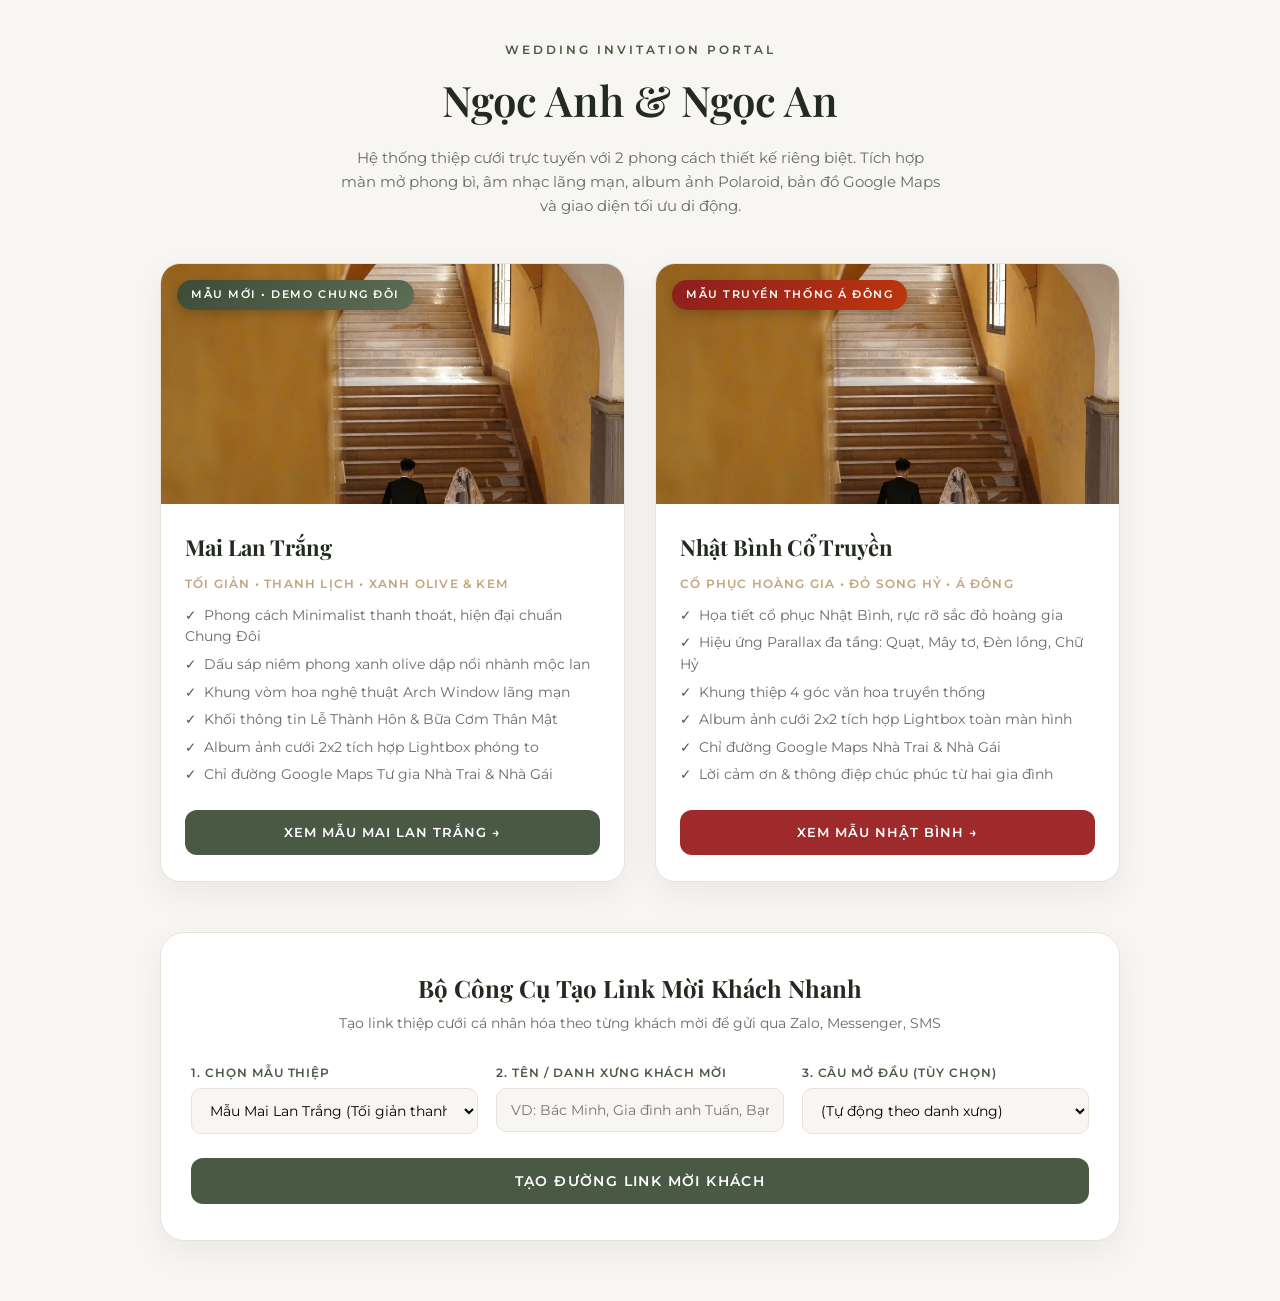
<file: index.html>
<!DOCTYPE html>
<html lang="vi">

<head>
  <meta charset="UTF-8">
  <meta name="viewport" content="width=device-width, initial-scale=1.0">
  <title>Bộ Sưu Tập Thiệp Cưới Online • Ngọc Anh &amp; Ngọc An</title>
  <meta name="description" content="Trung tâm quản lý &amp; tạo link mời thiệp cưới trực tuyến Ngọc Anh &amp; Ngọc An">
  <link rel="icon" type="image/svg+xml" href="mau-thiep-mai-lan-trang/assets/wax-seal.svg">
  <link rel="preconnect" href="https://fonts.googleapis.com">
  <link rel="preconnect" href="https://fonts.gstatic.com" crossorigin>
  <link href="https://fonts.googleapis.com/css2?family=Cinzel:wght@400;600;700&family=Montserrat:wght@400;500;600;700&family=Playfair+Display:ital,wght@0,500;0,600;1,400&display=swap" rel="stylesheet">

  <style>
    :root {
      --bg: #F8F6F2;
      --card-bg: #FFFFFF;
      --text-main: #232B20;
      --text-sub: #666C63;
      --primary: #4A5944;
      --accent: #BFA57D;
      --red-royal: #9E2A2B;
      --border: #E8E3DA;
      --shadow: 0 12px 35px rgba(0, 0, 0, 0.06);
      --font-title: 'Playfair Display', Georgia, serif;
      --font-body: 'Montserrat', system-ui, sans-serif;
    }

    *, *::before, *::after {
      box-sizing: border-box;
      margin: 0;
      padding: 0;
    }

    body {
      font-family: var(--font-body);
      background-color: var(--bg);
      color: var(--text-main);
      line-height: 1.6;
      padding: 40px 20px 60px;
    }

    .container {
      max-width: 960px;
      margin: 0 auto;
    }

    /* Header */
    .portal-header {
      text-align: center;
      margin-bottom: 45px;
    }

    .portal-tagline {
      font-size: 12px;
      letter-spacing: 0.25em;
      text-transform: uppercase;
      color: var(--primary);
      font-weight: 600;
      margin-bottom: 8px;
    }

    .portal-title {
      font-family: var(--font-title);
      font-size: clamp(28px, 5vw, 42px);
      font-weight: 600;
      color: var(--text-main);
      margin-bottom: 12px;
    }

    .portal-desc {
      font-size: 15px;
      color: var(--text-sub);
      max-width: 600px;
      margin: 0 auto;
    }

    /* Grid cards */
    .templates-grid {
      display: grid;
      grid-template-columns: repeat(auto-fit, minmax(320px, 1fr));
      gap: 30px;
      margin-bottom: 50px;
    }

    .template-card {
      background: var(--card-bg);
      border-radius: 20px;
      overflow: hidden;
      box-shadow: var(--shadow);
      border: 1px solid var(--border);
      display: flex;
      flex-direction: column;
      transition: transform 0.3s ease, box-shadow 0.3s ease;
    }

    .template-card:hover {
      transform: translateY(-5px);
      box-shadow: 0 20px 45px rgba(0, 0, 0, 0.1);
    }

    .template-card-thumb {
      position: relative;
      width: 100%;
      height: 240px;
      overflow: hidden;
      background: #EFEAE0;
    }

    .template-card-thumb img {
      width: 100%;
      height: 100%;
      object-fit: cover;
      transition: transform 0.5s ease;
    }

    .template-card:hover .template-card-thumb img {
      transform: scale(1.05);
    }

    .template-badge {
      position: absolute;
      top: 16px;
      left: 16px;
      padding: 6px 14px;
      border-radius: 20px;
      font-size: 11px;
      font-weight: 600;
      letter-spacing: 0.14em;
      text-transform: uppercase;
      color: #FFFFFF;
      box-shadow: 0 4px 12px rgba(0, 0, 0, 0.2);
    }

    .badge-olive {
      background: linear-gradient(135deg, #3E4B37, #5C6E54);
    }

    .badge-red {
      background: linear-gradient(135deg, #8B1E1F, #BF360C);
    }

    .template-card-body {
      padding: 26px 24px;
      display: flex;
      flex-direction: column;
      flex: 1;
    }

    .template-name {
      font-family: var(--font-title);
      font-size: 22px;
      color: var(--text-main);
      margin-bottom: 8px;
    }

    .template-tag {
      font-size: 12px;
      color: var(--accent);
      font-weight: 600;
      text-transform: uppercase;
      letter-spacing: 0.1em;
      margin-bottom: 12px;
    }

    .template-features {
      list-style: none;
      font-size: 13.5px;
      color: var(--text-sub);
      margin-bottom: 24px;
      display: flex;
      flex-direction: column;
      gap: 6px;
    }

    .template-features li::before {
      content: '✓';
      color: var(--primary);
      font-weight: bold;
      margin-right: 8px;
    }

    .template-card-actions {
      margin-top: auto;
      display: flex;
      gap: 12px;
    }

    .btn-view-demo {
      flex: 1;
      padding: 12px 18px;
      background: var(--primary);
      color: #FFFFFF;
      text-align: center;
      border-radius: 12px;
      text-decoration: none;
      font-size: 13px;
      font-weight: 600;
      letter-spacing: 0.08em;
      transition: background 0.2s ease;
    }

    .btn-view-demo.btn-red {
      background: var(--red-royal);
    }

    .btn-view-demo:hover {
      filter: brightness(1.1);
    }

    /* Generator Box */
    .generator-section {
      background: #FFFFFF;
      border-radius: 24px;
      padding: 36px 30px;
      box-shadow: var(--shadow);
      border: 1px solid var(--border);
    }

    .generator-header {
      text-align: center;
      margin-bottom: 28px;
    }

    .generator-header h3 {
      font-family: var(--font-title);
      font-size: 24px;
      color: var(--text-main);
      margin-bottom: 6px;
    }

    .generator-header p {
      font-size: 13.5px;
      color: var(--text-sub);
    }

    .form-grid {
      display: grid;
      grid-template-columns: repeat(auto-fit, minmax(240px, 1fr));
      gap: 18px;
      margin-bottom: 24px;
    }

    .form-group label {
      display: block;
      font-size: 12px;
      font-weight: 600;
      letter-spacing: 0.08em;
      text-transform: uppercase;
      color: var(--primary);
      margin-bottom: 6px;
    }

    .form-control {
      width: 100%;
      padding: 12px 14px;
      border: 1px solid var(--border);
      border-radius: 10px;
      font-family: var(--font-body);
      font-size: 14px;
      background: var(--bg);
      outline: none;
    }

    .form-control:focus {
      border-color: var(--primary);
      background: #FFFFFF;
    }

    .btn-generate {
      width: 100%;
      padding: 14px;
      background: var(--primary);
      color: #FFFFFF;
      border: none;
      border-radius: 12px;
      font-family: var(--font-body);
      font-size: 14px;
      font-weight: 600;
      letter-spacing: 0.1em;
      text-transform: uppercase;
      cursor: pointer;
      transition: background 0.2s ease;
    }

    .btn-generate:hover {
      background: #364232;
    }

    /* Result Box */
    .result-box {
      margin-top: 24px;
      padding: 20px;
      background: var(--bg);
      border-radius: 14px;
      border: 1px dashed var(--border);
      display: none;
    }

    .result-box.show {
      display: block;
    }

    .result-label {
      font-size: 12px;
      font-weight: 600;
      text-transform: uppercase;
      letter-spacing: 0.1em;
      color: var(--primary);
      margin-bottom: 8px;
    }

    .result-link-display {
      width: 100%;
      padding: 10px 14px;
      background: #FFFFFF;
      border: 1px solid var(--border);
      border-radius: 8px;
      font-size: 13.5px;
      color: var(--text-main);
      word-break: break-all;
      margin-bottom: 14px;
    }

    .result-actions {
      display: flex;
      gap: 10px;
      flex-wrap: wrap;
    }

    .btn-action {
      padding: 9px 18px;
      border-radius: 8px;
      font-size: 13px;
      font-weight: 600;
      cursor: pointer;
      text-decoration: none;
      border: 1px solid var(--border);
      background: #FFFFFF;
      color: var(--text-main);
      transition: all 0.2s ease;
    }

    .btn-action.btn-copy {
      background: var(--primary);
      color: #FFFFFF;
      border-color: var(--primary);
    }

    .btn-action:hover {
      filter: brightness(0.95);
    }
  </style>
</head>

<body>
  <div class="container">
    <header class="portal-header">
      <p class="portal-tagline">WEDDING INVITATION PORTAL</p>
      <h1 class="portal-title">Ngọc Anh &amp; Ngọc An</h1>
      <p class="portal-desc">
        Hệ thống thiệp cưới trực tuyến với 2 phong cách thiết kế riêng biệt. Tích hợp màn mở phong bì, âm nhạc lãng mạn, album ảnh Polaroid, bản đồ Google Maps và giao diện tối ưu di động.
      </p>
    </header>

    <!-- Templates Grid -->
    <div class="templates-grid">
      <!-- Mẫu 1: Mai Lan Trắng -->
      <div class="template-card">
        <div class="template-card-thumb">
          <span class="template-badge badge-olive">Mẫu Mới • Demo Chung Đôi</span>
          <img src="anh/1.jpg" alt="Mẫu Mai Lan Trắng">
        </div>
        <div class="template-card-body">
          <h2 class="template-name">Mai Lan Trắng</h2>
          <p class="template-tag">Tối Giản • Thanh Lịch • Xanh Olive &amp; Kem</p>
          <ul class="template-features">
            <li>Phong cách Minimalist thanh thoát, hiện đại chuẩn Chung Đôi</li>
            <li>Dấu sáp niêm phong xanh olive dập nổi nhành mộc lan</li>
            <li>Khung vòm hoa nghệ thuật Arch Window lãng mạn</li>
            <li>Khối thông tin Lễ Thành Hôn &amp; Bữa Cơm Thân Mật</li>
            <li>Album ảnh cưới 2x2 tích hợp Lightbox phóng to</li>
            <li>Chỉ đường Google Maps Tư gia Nhà Trai &amp; Nhà Gái</li>
          </ul>
          <div class="template-card-actions">
            <a href="mau-thiep-mai-lan-trang/" class="btn-view-demo">XEM MẪU MAI LAN TRẮNG &rarr;</a>
          </div>
        </div>
      </div>

      <!-- Mẫu 2: Nhật Bình Truyền Thống -->
      <div class="template-card">
        <div class="template-card-thumb">
          <span class="template-badge badge-red">Mẫu Truyền Thống Á Đông</span>
          <img src="anh/1.jpg" alt="Mẫu Nhật Bình">
        </div>
        <div class="template-card-body">
          <h2 class="template-name">Nhật Bình Cổ Truyền</h2>
          <p class="template-tag">Cổ Phục Hoàng Gia • Đỏ Song Hỷ • Á Đông</p>
          <ul class="template-features">
            <li>Họa tiết cổ phục Nhật Bình, rực rỡ sắc đỏ hoàng gia</li>
            <li>Hiệu ứng Parallax đa tầng: Quạt, Mây tơ, Đèn lồng, Chữ Hỷ</li>
            <li>Khung thiệp 4 góc văn hoa truyền thống</li>
            <li>Album ảnh cưới 2x2 tích hợp Lightbox toàn màn hình</li>
            <li>Chỉ đường Google Maps Nhà Trai &amp; Nhà Gái</li>
            <li>Lời cảm ơn &amp; thông điệp chúc phúc từ hai gia đình</li>
          </ul>
          <div class="template-card-actions">
            <a href="mau-thiep-nhat-binh/" class="btn-view-demo btn-red">XEM MẪU NHẬT BÌNH &rarr;</a>
          </div>
        </div>
      </div>
    </div>

    <!-- Quick Link Generator Tool -->
    <div class="generator-section">
      <div class="generator-header">
        <h3>Bộ Công Cụ Tạo Link Mời Khách Nhanh</h3>
        <p>Tạo link thiệp cưới cá nhân hóa theo từng khách mời để gửi qua Zalo, Messenger, SMS</p>
      </div>

      <div class="form-grid">
        <div class="form-group">
          <label for="selectTemplate">1. Chọn mẫu thiệp</label>
          <select id="selectTemplate" class="form-control">
            <option value="mau-thiep-mai-lan-trang/">Mẫu Mai Lan Trắng (Tối giản thanh lịch)</option>
            <option value="mau-thiep-nhat-binh/">Mẫu Nhật Bình (Cổ phục truyền thống)</option>
          </select>
        </div>

        <div class="form-group">
          <label for="inputGuestName">2. Tên / Danh xưng khách mời</label>
          <input type="text" id="inputGuestName" class="form-control" placeholder="VD: Bác Minh, Gia đình anh Tuấn, Bạn Thảo..." required>
        </div>

        <div class="form-group">
          <label for="selectPrefix">3. Câu mở đầu (Tùy chọn)</label>
          <select id="selectPrefix" class="form-control">
            <option value="">(Tự động theo danh xưng)</option>
            <option value="Kính Mời">Kính Mời</option>
            <option value="Trân Trọng Kính Mời">Trân Trọng Kính Mời</option>
            <option value="Thân Mời">Thân Mời</option>
          </select>
        </div>
      </div>

      <button type="button" id="btnGenLink" class="btn-generate">TẠO ĐƯỜNG LINK MỜI KHÁCH</button>

      <div class="result-box" id="resultBox">
        <p class="result-label">Đường link mời dành riêng cho khách:</p>
        <div class="result-link-display" id="resultLinkText"></div>
        <div class="result-actions">
          <button type="button" class="btn-action btn-copy" id="btnCopyLink">Sao chép link</button>
          <a href="#" target="_blank" class="btn-action" id="btnOpenTest">Mở xem thử &rarr;</a>
        </div>
      </div>
    </div>
  </div>

  <script>
    const btnGenLink = document.getElementById('btnGenLink');
    const resultBox = document.getElementById('resultBox');
    const resultLinkText = document.getElementById('resultLinkText');
    const btnCopyLink = document.getElementById('btnCopyLink');
    const btnOpenTest = document.getElementById('btnOpenTest');

    btnGenLink.addEventListener('click', () => {
      const template = document.getElementById('selectTemplate').value;
      const guestName = document.getElementById('inputGuestName').value.trim();
      const prefix = document.getElementById('selectPrefix').value;

      if (!guestName) {
        alert('Vui lòng nhập tên hoặc danh xưng khách mời!');
        document.getElementById('inputGuestName').focus();
        return;
      }

      // Base URL based on current location
      const origin = window.location.origin;
      const path = window.location.pathname.substring(0, window.location.pathname.lastIndexOf('/') + 1);
      let finalUrl = `${origin}${path}${template}?to=${encodeURIComponent(guestName)}`;

      if (prefix) {
        finalUrl += `&prefix=${encodeURIComponent(prefix)}`;
      }

      resultLinkText.textContent = finalUrl;
      btnOpenTest.href = finalUrl;
      resultBox.classList.add('show');
      resultBox.scrollIntoView({ behavior: 'smooth', block: 'nearest' });
    });

    btnCopyLink.addEventListener('click', () => {
      const link = resultLinkText.textContent;
      navigator.clipboard.writeText(link).then(() => {
        const orig = btnCopyLink.textContent;
        btnCopyLink.textContent = '✓ Đã sao chép vào bộ nhớ tạm!';
        setTimeout(() => { btnCopyLink.textContent = orig; }, 2000);
      });
    });
  </script>
</body>

</html>
</file>
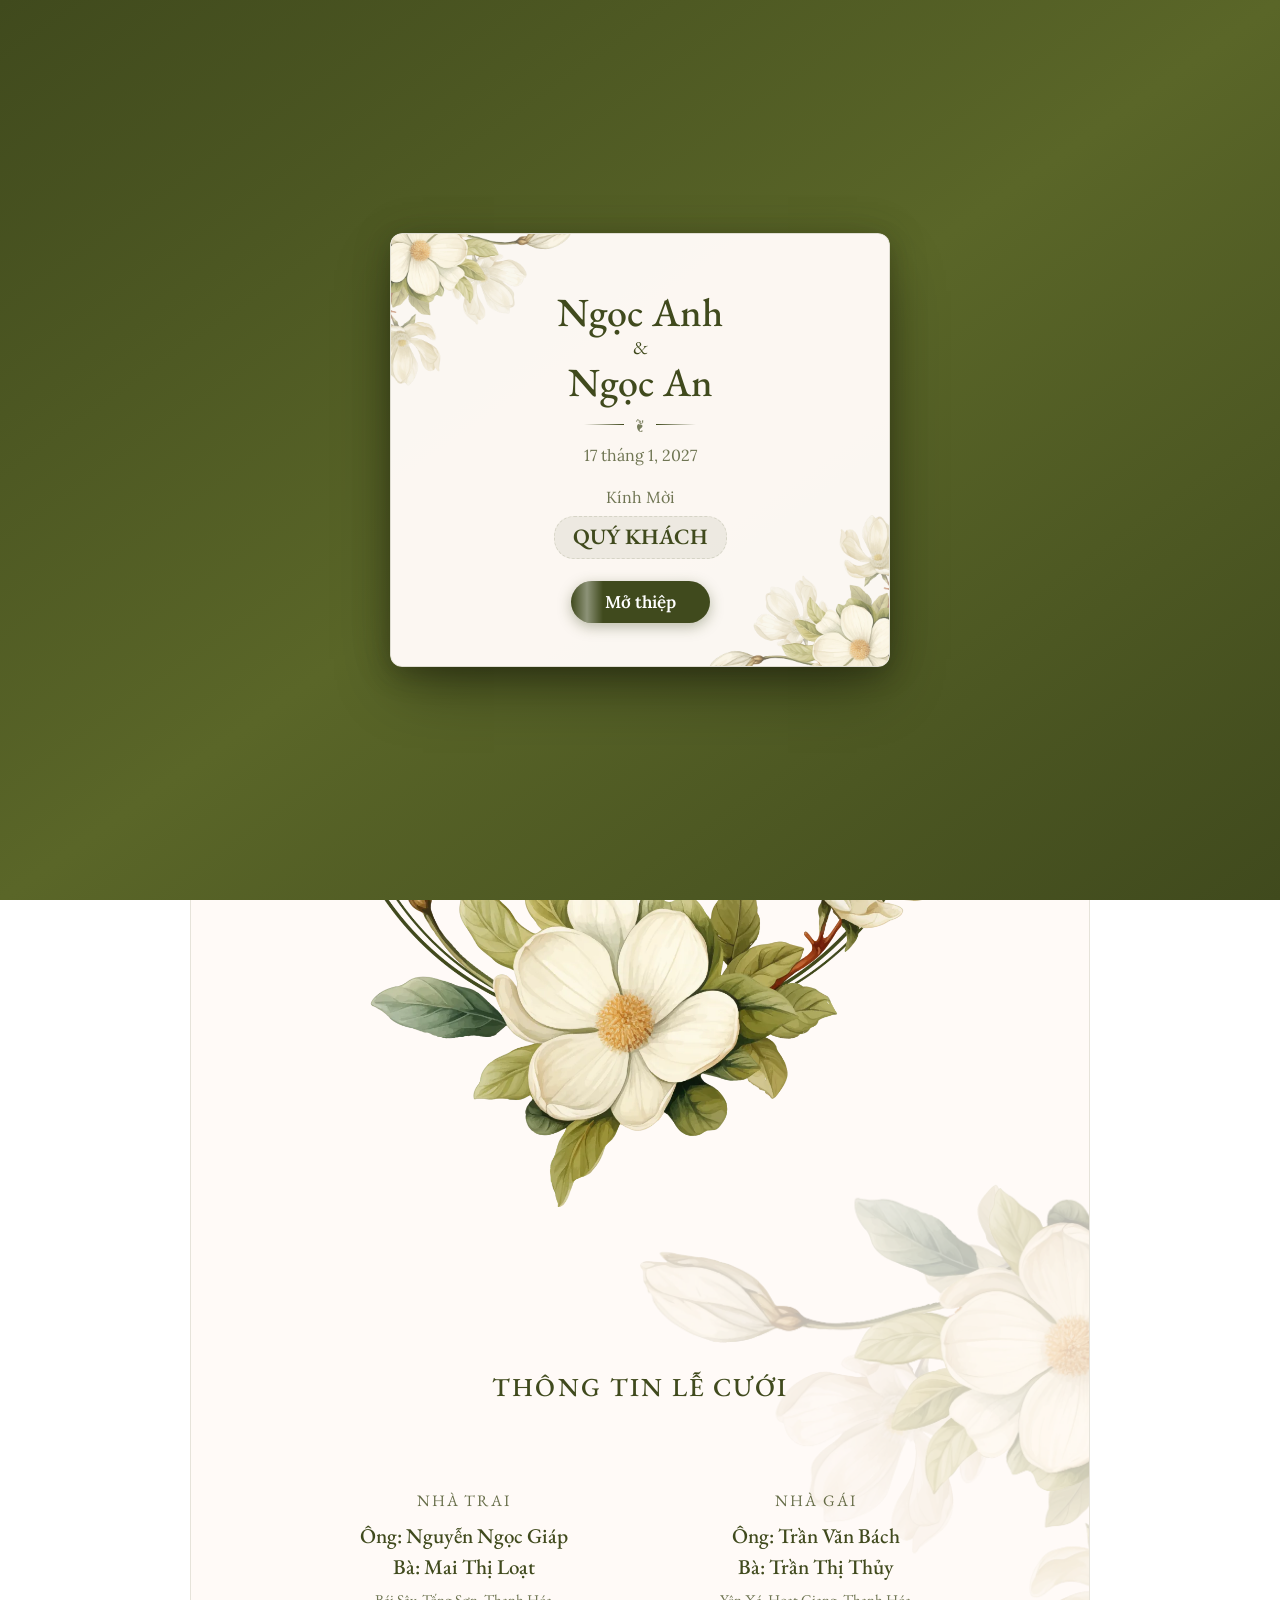
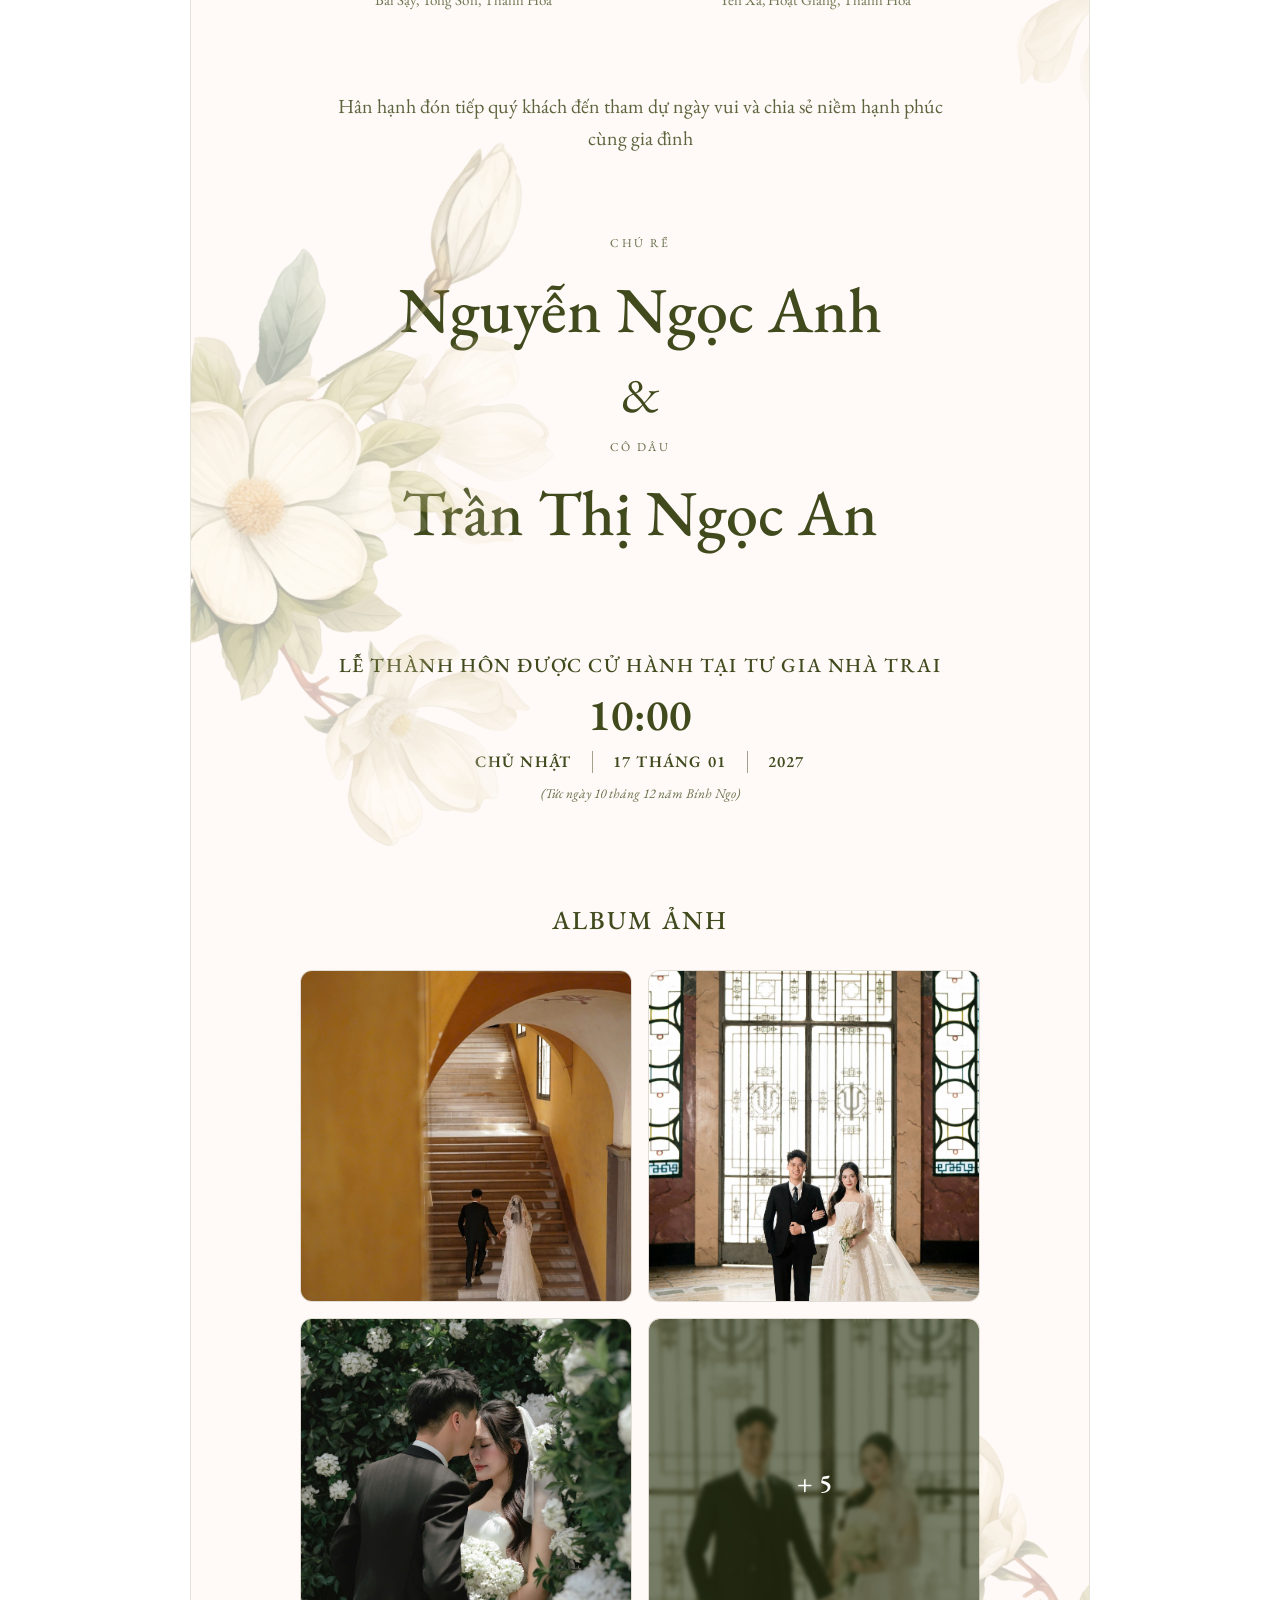
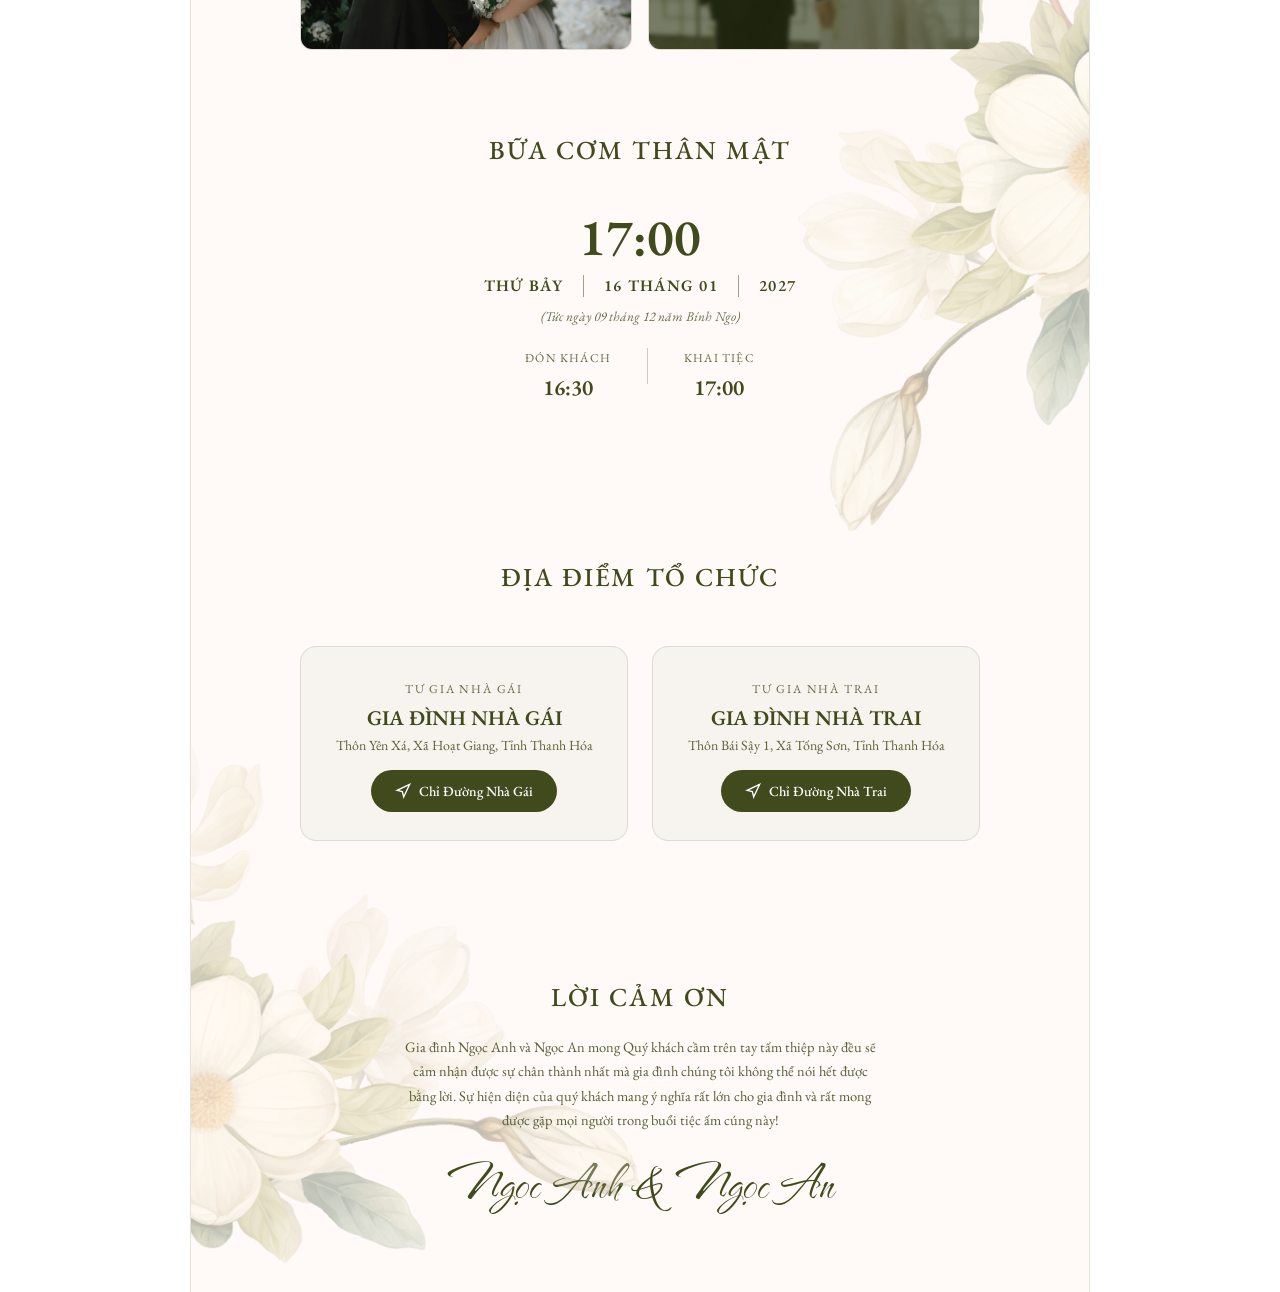
<file: mau-thiep-mai-lan-trang/index.html>
<!DOCTYPE html>
<html lang="vi" dir="ltr">

<head>
  <meta charset="UTF-8">
  <meta name="viewport" content="width=device-width, initial-scale=1.0, maximum-scale=5.0">
  <title>Ngọc Anh &amp; Ngọc An - Mẫu Thiệp Mai Lan Trắng Tối Giản Thanh Lịch</title>
  <meta name="description"
    content="Thiệp cưới trực tuyến của Nguyễn Ngọc Anh &amp; Trần Thị Ngọc An - Mẫu Mai Lan Trắng tinh khôi tối giản thanh lịch.">
  <meta name="theme-color" content="#404A1D">

  <!-- Open Graph -->
  <meta property="og:title" content="Ngọc Anh &amp; Ngọc An - Thiệp Cưới Mai Lan Trắng">
  <meta property="og:description"
    content="Kính mời quý khách tới tham dự lễ thành hôn của Nguyễn Ngọc Anh &amp; Trần Thị Ngọc An">
  <meta property="og:image" content="../anh/1.jpg">
  <meta property="og:type" content="website">

  <!-- Google Fonts: 100% Hỗ Trợ Tiếng Việt Đầy Đủ (EB Garamond, Cormorant Garamond, Lora, Montserrat, The Nautigal) -->
  <link rel="preconnect" href="https://fonts.googleapis.com">
  <link rel="preconnect" href="https://fonts.gstatic.com" crossorigin>
  <link
    href="https://fonts.googleapis.com/css2?family=Cormorant+Garamond:ital,wght@0,400;0,500;0,600;0,700;1,400&family=EB+Garamond:ital,wght@0,400;0,500;0,600;0,700;1,400&family=Lora:ital,wght@0,400;0,500;0,600;1,400&family=Montserrat:wght@400;500;600&family=The+Nautigal:wght@400;700&display=swap"
    rel="stylesheet">

  <!-- Main Stylesheet -->
  <link rel="stylesheet" href="css/style.css?v=d5270a1">
</head>

<body class="locked">

  <!-- Audio Element -->
  <audio id="weddingAudio" loop preload="auto">
    <source src="../anh/wedding-music.mp3" type="audio/mp3">
  </audio>

  <!-- ==========================================================================
       1. ENVELOPE SCREEN (MÀN MỞ PHONG BÌ CHUẨN 100% DEMO CHUNG ĐÔI)
       Background: linear-gradient(to bottom right, #404A1D, #5a6628, #404A1D)
       ========================================================================== -->
  <div class="envelope-screen" id="envelopeScreen">

    <!-- Envelope Center Card Container -->
    <div class="envelope-card-container" id="envelopeCardWrapper">
      <!-- Main Envelope Card -->
      <div class="envelope-main-card">
        <!-- Inner Card Background with Corner Flowers -->
        <div class="envelope-card-bg-wrap" aria-hidden="true">
          <!-- Top Left Corner Flower (Flipped) -->
          <img src="assets/hoa.webp" alt="" class="envelope-corner-hoa-tl">
          <!-- Bottom Right Corner Flower -->
          <img src="assets/hoa.webp" alt="" class="envelope-corner-hoa-br">
        </div>

        <!-- Content Overlay -->
        <div class="envelope-card-content">
          <h1 class="envelope-couple-names">
            <span class="groom groom-name-display">Ngọc Anh</span>
            <span class="amp">&amp;</span>
            <span class="bride bride-name-display">Ngọc An</span>
          </h1>

          <!-- Flourish Divider -->
          <div class="envelope-divider-box">
            <div class="envelope-divider-line left"></div>
            <span class="envelope-divider-glyph">❦</span>
            <div class="envelope-divider-line right"></div>
          </div>

          <!-- Wedding Date -->
          <div class="envelope-wedding-date">
            <span id="envWeddingDate">17 tháng 1, 2027</span>
          </div>

          <!-- Guest Tag Box -->
          <div class="envelope-guest-box">
            <p class="envelope-than-moi" id="envThanMoi">Kính Mời</p>
            <div class="envelope-guest-pill">
              <h2 class="envelope-guest-name" id="envGuestName">QUÝ KHÁCH</h2>
            </div>
          </div>

          <!-- Open Button with Shimmer -->
          <button type="button" class="envelope-open-btn" id="openEnvelopeBtn" aria-label="Mở thiệp cưới">
            <span>Mở thiệp</span>
            <div class="envelope-btn-shine" aria-hidden="true"></div>
          </button>
        </div>
      </div>
    </div>
  </div>

  <!-- ==========================================================================
       2. MAIN INVITATION VIEWPORT & CARD (MAI LAN TRẮNG - JASMINE_WHITE)
       Background of outer page: #FFFFFF
       Card: #FFFAF7, max-width: 900px
       Inner content width: 850px
       ========================================================================== -->
  <main class="main-invitation-viewport" id="mainInvitation">
    <div class="mai-lan-card">

      <!-- Top Center Floating Botanical Decoration -->
      <div class="bg-floating-flower flower-top-center" aria-hidden="true">
        <img src="assets/hoa.webp" alt="">
      </div>

      <!-- ==========================================================================
           HEADER: KHUNG HOA MAI LAN TRẮNG (FLOWER FRAME WITH THE NAUTIGAL FONT)
           ========================================================================== -->
      <header class="mai-lan-header" aria-label="Đầu thiệp cưới">
        <div class="flower-frame-wrapper">
          <!-- Authentic Chung Đôi Flower Frame Image -->
          <img src="assets/khung-hoa.webp" alt="Khung hoa Mai Lan Trắng" class="flower-frame-img">

          <!-- Text Inside the Flower Frame -->
          <div class="flower-frame-text-overlay">
            <div class="frame-subtitle-stacked">
              <span>THE</span>
              <span>WEDDING</span>
              <span>OF</span>
            </div>

            <div class="script-couple-names">
              <span class="groom groom-name-display">Ngọc Anh</span>
              <span class="amp">&amp;</span>
              <span class="bride bride-name-display">Ngọc An</span>
            </div>
          </div>
        </div>
      </header>

      <!-- ==========================================================================
           MAIN CEREMONY SECTION (DEVTOOLS BOX MODEL: 850px CONTENT + 112/24/80/24 PADDING)
           Bundles:
             - THÔNG TIN LỄ CƯỚI
             - Parents Grid
             - Announcement
             - Formal Couple Names
             - Ceremonies
             - Reception Information (Bữa Cơm Thân Mật)
             - Album Gallery
           ========================================================================== -->
      <section class="ceremony-main-section" aria-label="Thông tin nghi thức & lễ cưới">

        <!-- Floating Botanical Accents Inside Section -->
        <div class="bg-floating-flower flower-section-mid-left" aria-hidden="true">
          <img src="assets/hoa.webp" alt="">
        </div>
        <div class="bg-floating-flower flower-section-top-mid" aria-hidden="true">
          <img src="assets/hoa.webp" alt="">
        </div>
        <div class="bg-floating-flower flower-section-bottom-mid" aria-hidden="true">
          <img src="assets/hoa.webp" alt="">
        </div>

        <!-- 1. Heading: THÔNG TIN LỄ CƯỚI -->
        <h2 class="section-h2-title">THÔNG TIN LỄ CƯỚI</h2>

        <!-- 2. Parents Grid -->
        <div class="parents-two-col">
          <div class="parents-box">
            <p class="parents-box-title">Nhà Trai</p>
            <p class="parents-box-names">Ông: Nguyễn Ngọc Giáp<br>Bà: Mai Thị Loạt</p>
            <p class="parents-box-address">Bái Sậy, Tống Sơn, Thanh Hóa</p>
          </div>

          <div class="parents-box">
            <p class="parents-box-title">Nhà Gái</p>
            <p class="parents-box-names">Ông: Trần Văn Bách<br>Bà: Trần Thị Thủy</p>
            <p class="parents-box-address">Yên Xá, Hoạt Giang, Thanh Hóa</p>
          </div>
        </div>

        <!-- 3. Announcement Text -->
        <div class="ceremony-announcement-text">
          Hân hạnh đón tiếp quý khách đến tham dự ngày vui và chia sẻ niềm hạnh phúc cùng gia đình
        </div>

        <!-- 4. Couple Formal Names -->
        <div class="formal-couple-banner">
          <p class="formal-role-tag">Chú Rể</p>
          <h3 class="formal-person-name groom-name-display">Nguyễn Ngọc Anh</h3>
          <div class="formal-amp">&amp;</div>
          <p class="formal-role-tag">Cô Dâu</p>
          <h3 class="formal-person-name bride-name-display">Trần Thị Ngọc An</h3>
        </div>

        <!-- 5. Ceremonies List -->
        <div class="ceremonies-flow-wrap">
          <!-- Ceremony 1: Lễ Thành Hôn -->
          <div class="ceremony-detail-card">
            <p class="ceremony-card-header">LỄ THÀNH HÔN ĐƯỢC CỬ HÀNH TẠI TƯ GIA NHÀ TRAI</p>
            <div class="ceremony-card-time">10:00</div>
            <div class="ceremony-date-row">
              <span>CHỦ NHẬT</span>
              <div class="ceremony-v-divider"></div>
              <span>17 THÁNG 01</span>
              <div class="ceremony-v-divider"></div>
              <span>2027</span>
            </div>
            <p class="ceremony-lunar-txt">(Tức ngày 10 tháng 12 năm Bính Ngọ)</p>
          </div>
        </div>

        <!-- 6. Album Ảnh Cưới (Cards Grid Aspect-Square) -->
        <div class="gallery-block-container">
          <h2 class="section-h2-title">ALBUM ẢNH</h2>
          <div class="gallery-cards-grid">
            <div class="gallery-card-item" data-index="0">
              <img src="../anh/1.jpg" alt="Ảnh cưới 1" loading="lazy">
            </div>
            <div class="gallery-card-item" data-index="1">
              <img src="../anh/2.jpg" alt="Ảnh cưới 2" loading="lazy">
            </div>
            <div class="gallery-card-item" data-index="2">
              <img src="../anh/3.jpg" alt="Ảnh cưới 3" loading="lazy">
            </div>
            <div class="gallery-card-item" data-index="3">
              <img src="../anh/4.jpg" alt="Ảnh cưới 4" loading="lazy">
              <div class="gallery-more-overlay">+ 5</div>
            </div>
          </div>
        </div>

        <!-- 7. Thông Tin Bữa Cơm Thân Mật (Reception Information) -->
        <div class="reception-block-container">
          <h2 class="section-h2-title">BỮA CƠM THÂN MẬT</h2>
          <div class="reception-info-box">
            <div class="reception-hero-time">17:00</div>

            <div class="ceremony-date-row">
              <span>THỨ BẢY</span>
              <div class="ceremony-v-divider"></div>
              <span>16 THÁNG 01</span>
              <div class="ceremony-v-divider"></div>
              <span>2027</span>
            </div>
            <p class="ceremony-lunar-txt">(Tức ngày 09 tháng 12 năm Bính Ngọ)</p>

            <div style="display:flex;justify-content:center;gap:36px;margin:16px 0 0">
              <div>
                <span style="font-size:12px;text-transform:uppercase;letter-spacing:0.1em;opacity:0.8">Đón khách</span>
                <div style="font-size:22px;font-weight:600">16:30</div>
              </div>
              <div style="width:1px;height:36px;background:rgba(64,74,29,0.25);margin-top:4px"></div>
              <div>
                <span style="font-size:12px;text-transform:uppercase;letter-spacing:0.1em;opacity:0.8">Khai tiệc</span>
                <div style="font-size:22px;font-weight:600">17:00</div>
              </div>
            </div>
          </div>
        </div>

      </section>

      <!-- ==========================================================================
           SECTION 2: ĐỊA ĐIỂM TỔ CHỨC (VENUES & DIRECTIONS - NHÀ TRAI & NHÀ GÁI)
           ========================================================================== -->
      <section class="mai-lan-section venue-section-wrap" aria-label="Địa điểm tổ chức">
        <h2 class="section-h2-title">ĐỊA ĐIỂM TỔ CHỨC</h2>

        <div class="venues-grid-two-col">
          <!-- Nhà Gái -->
          <div class="venue-card-item">
            <div>
              <span class="venue-tag-role">Tư gia Nhà Gái</span>
              <h3 class="venue-place-name">Gia Đình Nhà Gái</h3>
              <p class="venue-full-address">Thôn Yên Xá, Xã Hoạt Giang, Tỉnh Thanh Hóa</p>
            </div>
            <a href="https://maps.app.goo.gl/sp2fcYJJ2hT5y99A6" target="_blank" rel="noopener noreferrer"
              class="btn-map-guide">
              <svg viewBox="0 0 24 24" fill="none" stroke="currentColor" stroke-width="2">
                <polygon points="3 11 22 2 13 21 11 13 3 11"></polygon>
              </svg>
              <span>Chỉ Đường Nhà Gái</span>
            </a>
          </div>

          <!-- Nhà Trai -->
          <div class="venue-card-item">
            <div>
              <span class="venue-tag-role">Tư gia Nhà Trai</span>
              <h3 class="venue-place-name">Gia Đình Nhà Trai</h3>
              <p class="venue-full-address">Thôn Bái Sậy 1, Xã Tống Sơn, Tỉnh Thanh Hóa</p>
            </div>
            <a href="https://maps.app.goo.gl/DA5znfEUQYwHzxzm7" target="_blank" rel="noopener noreferrer"
              class="btn-map-guide">
              <svg viewBox="0 0 24 24" fill="none" stroke="currentColor" stroke-width="2">
                <polygon points="3 11 22 2 13 21 11 13 3 11"></polygon>
              </svg>
              <span>Chỉ Đường Nhà Trai</span>
            </a>
          </div>
        </div>
      </section>

      <!-- ==========================================================================
           FOOTER: LỜI CẢM ƠN (CHUNG ĐÔI SIGNATURE)
           ========================================================================== -->
      <footer class="mai-lan-footer" aria-label="Lời cảm ơn">
        <!-- Bottom Flower Decoration -->
        <div class="bg-floating-flower flower-bottom-center" aria-hidden="true">
          <img src="assets/hoa.webp" alt="">
        </div>

        <h2 class="section-h2-title" style="margin-bottom:16px">LỜI CẢM ƠN</h2>
        <p class="footer-thank-text">
          Gia đình Ngọc Anh và Ngọc An mong Quý khách cầm trên tay tấm thiệp này đều sẽ cảm nhận được sự chân thành nhất
          mà gia đình chúng tôi không thể nói hết được bằng lời. Sự hiện diện của quý khách mang ý nghĩa rất lớn cho gia
          đình và rất mong được gặp mọi người trong buổi tiệc ấm cúng này!
        </p>
        <p class="footer-couple-script groom-name-display bride-name-display">Ngọc Anh &amp; Ngọc An</p>
      </footer>

    </div>
  </main>

  <!-- Floating Music Toggle Disc -->
  <button class="floating-music-disc" id="musicToggleBtn" aria-label="Bật hoặc tắt nhạc nền" title="Bật/Tắt nhạc nền">
    <svg viewBox="0 0 24 24" fill="currentColor">
      <path d="M12 3v10.55c-.59-.34-1.27-.55-2-.55-2.21 0-4 1.79-4 4s1.79 4 4 4 4-1.79 4-4V7h4V3h-6z" />
    </svg>
  </button>

  <!-- ==========================================================================
       MODALS: LIGHTBOX GALLERY
       ========================================================================== -->

  <!-- Lightbox Modal -->
  <div class="lightbox-full-view" id="lightboxModal" role="dialog" aria-modal="true">
    <button class="lightbox-close-cross" id="closeLightboxBtn" aria-label="Đóng">&times;</button>
    <button class="lightbox-nav-arrow prev" id="prevLightboxBtn" aria-label="Ảnh trước">&#10094;</button>
    <button class="lightbox-nav-arrow next" id="nextLightboxBtn" aria-label="Ảnh sau">&#10095;</button>

    <div class="lightbox-content-wrap">
      <img src="../anh/1.jpg" alt="Ảnh cưới phóng to" class="lightbox-main-img" id="lightboxActiveImg">
      <div style="text-align:center;color:#ffffff;font-size:13px;margin-top:8px" id="lightboxCounter">1 / 9</div>
    </div>
  </div>

  <!-- Main Interaction Script -->
  <script src="js/main.js?v=d5270a1"></script>
</body>

</html>
</file>
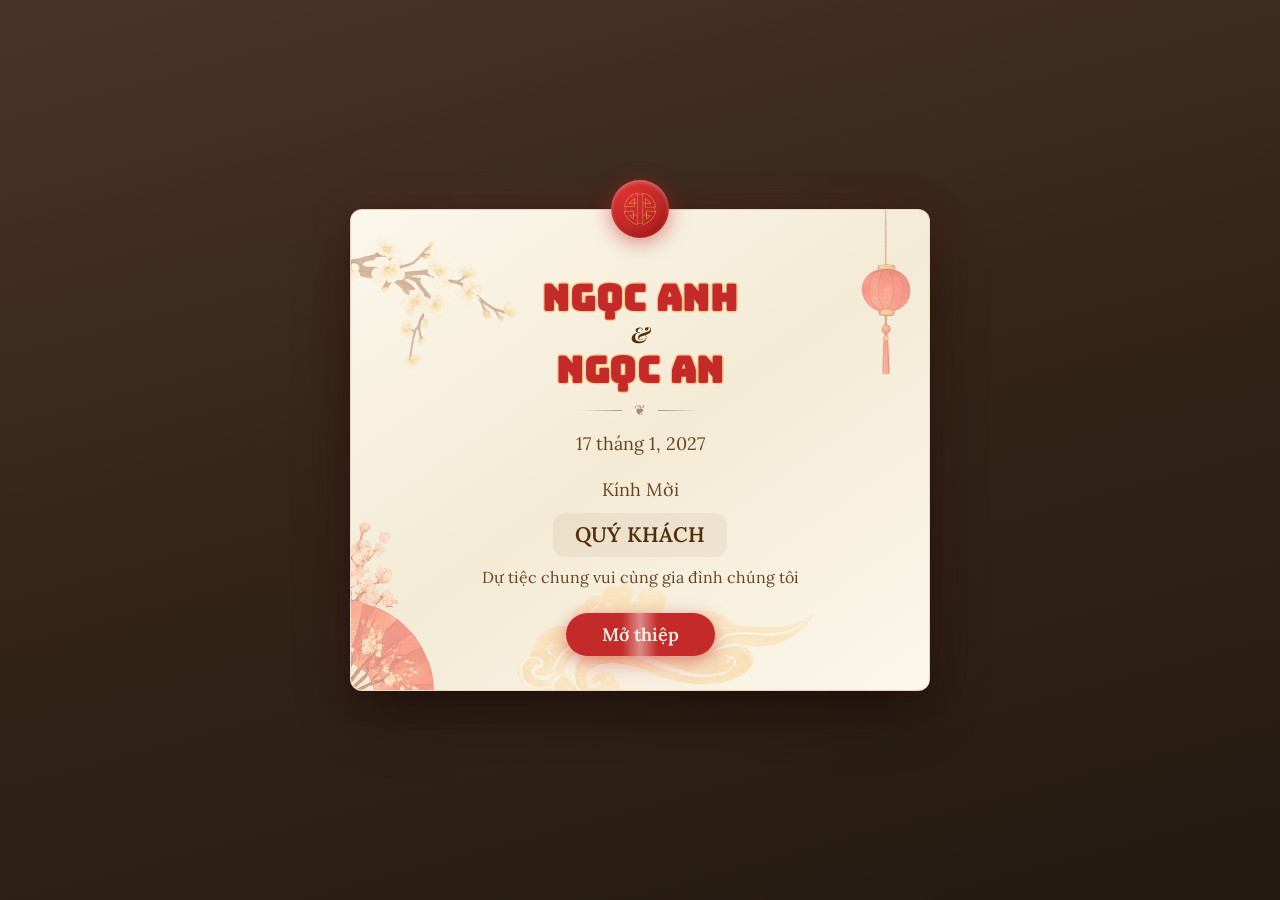
<file: mau-thiep-nhat-binh/index.html>
<!DOCTYPE html>
<html lang="vi">

<head>
  <meta charset="UTF-8">
  <meta name="viewport" content="width=device-width, initial-scale=1.0, maximum-scale=5.0">
  <title>Thiệp Cưới: Ngọc Anh &amp; Ngọc An | Mẫu Nhật Bình Đỏ</title>
  <meta name="description"
    content="Thiệp cưới trực tuyến của Nguyễn Ngọc Anh &amp; Trần Thị Ngọc An - Mẫu Nhật Bình Đỏ truyền thống sang trọng">

  <!-- OpenGraph / Social Sharing -->
  <meta property="og:title" content="Thiệp Cưới: Ngọc Anh &amp; Ngọc An">
  <meta property="og:description"
    content="Kính mời quý khách tới tham dự lễ thành hôn của Nguyễn Ngọc Anh &amp; Trần Thị Ngọc An">
  <meta property="og:type" content="website">
  <meta property="og:image" content="assets/dau-re.webp">

  <!-- Google Fonts: Bungee, Oswald, Roboto, Playfair Display -->
  <link rel="preconnect" href="https://fonts.googleapis.com">
  <link rel="preconnect" href="https://fonts.gstatic.com" crossorigin>
  <link
    href="https://fonts.googleapis.com/css2?family=Bungee&family=Lora:ital,wght@0,400;0,500;0,600;0,700;1,400;1,600&family=Montserrat:wght@400;500;600;700&family=Oswald:wght@400;500;600;700&family=Playfair+Display:ital,wght@0,500;0,600;0,700;1,400;1,600&family=Roboto:wght@400;500;700&display=swap"
    rel="stylesheet">

  <style>
    /* ==========================================================================
       DESIGN SYSTEM & CSS VARIABLES (NHẬT BÌNH ĐỎ - DEMO CHUNG ĐÔI)
       ========================================================================== */
    :root {
      --bg-page: #f8f3e0;
      --bg-outer: #ffffff96;
      --red-text: #c32a29;
      --red-accent: #cd211c;
      --red-dark: #a50c0b;
      --brown-body: #542e08;
      --brown-muted: #7d4d25;
      --brown-border: rgba(84, 46, 8, 0.2);
      --gold-stroke: #F8C88B;
      --gold-stroke-light: #FAD9B0;
      --font-bungee: 'Bungee', cursive, sans-serif;
      --font-oswald: 'Oswald', sans-serif;
      --font-roboto: 'Roboto', 'Helvetica Neue', Helvetica, Arial, sans-serif;
      --font-ampersand: 'Playfair Display', 'Lora', Georgia, cursive, serif;
    }

    * {
      box-sizing: border-box;
      margin: 0;
      padding: 0;
      -webkit-tap-highlight-color: transparent;
    }

    html {
      scroll-behavior: smooth;
      background-color: #f8f3e0;
    }

    body {
      background-color: var(--bg-outer);
      color: var(--brown-body);
      font-family: var(--font-roboto);
      font-size: 15px;
      line-height: 1.6;
      overflow-x: hidden;
      min-height: 100vh;
      display: flex;
      justify-content: center;
      -webkit-font-smoothing: antialiased;
    }

    body.locked {
      overflow: hidden;
      height: 100vh;
    }

    /* ==========================================================================
       DEMO CHUNG ĐÔI - MÀN MỞ THIỆP (NHẬT BÌNH ĐỎ - THIỆP KEM TRÊN NỀN NÂU SẪM)
       ========================================================================== */
    .envelope-overlay {
      position: fixed;
      inset: 0;
      z-index: 999;
      background: linear-gradient(165deg, #4a3428 0%, #352518 45%, #241a12 100%);
      display: flex;
      align-items: center;
      justify-content: center;
      padding: 24px 16px;
      overflow: hidden;
      transition: opacity 0.85s cubic-bezier(0.4, 0, 0.2, 1), visibility 0.85s, transform 0.85s cubic-bezier(0.4, 0, 0.2, 1);
    }

    .envelope-overlay.opened {
      opacity: 0;
      visibility: hidden;
      pointer-events: none;
      transform: scale(1.05);
    }

    /* Ambient Double Happiness Floating Particles in Background */
    .landing-ambient-bg {
      position: absolute;
      inset: 0;
      pointer-events: none;
      overflow: hidden;
      z-index: 1;
    }

    .ambient-particle {
      position: absolute;
      bottom: -36px;
      user-select: none;
      pointer-events: none;
      font-family: serif;
      animation: ambient-rise var(--duration, 20s) ease-in-out var(--delay, 0s) infinite;
    }

    @keyframes ambient-rise {
      0% {
        transform: translateY(0) translateX(0);
        opacity: 0;
      }

      10% {
        opacity: 0.65;
      }

      88% {
        opacity: 0.65;
      }

      100% {
        transform: translateY(calc(-100vh - 80px)) translateX(var(--sway, 20px));
        opacity: 0;
      }
    }

    /* Central Invitation Card Wrapper (Chung Đôi Responsive Widths) */
    .landing-card-wrapper {
      position: relative;
      z-index: 10;
      width: min(320px, 92vw);
      margin: 0 auto;
      cursor: pointer;
      user-select: none;
      transition: transform 0.35s cubic-bezier(0.175, 0.885, 0.32, 1.275);
    }

    @media (min-width: 375px) {
      .landing-card-wrapper {
        width: 340px;
      }
    }

    @media (min-width: 600px) {
      .landing-card-wrapper {
        width: 480px;
      }
    }

    @media (min-width: 768px) {
      .landing-card-wrapper {
        width: 540px;
      }
    }

    @media (min-width: 1024px) {
      .landing-card-wrapper {
        width: 580px;
      }
    }

    .landing-card-wrapper:hover {
      transform: translateY(-4px) scale(1.008);
    }

    /* Round Wax Seal Stamp overlapping the top of the card */
    .landing-seal {
      position: absolute;
      top: 0;
      left: 50%;
      transform: translate(-50%, -50%);
      width: 58px;
      height: 58px;
      border-radius: 50%;
      background: radial-gradient(circle at 35% 30%, #e03230 0%, #c32a29 50%, #8b0c0b 100%);
      box-shadow: 0 4px 20px rgba(195, 42, 41, 0.55), inset 0 2px 4px rgba(255, 255, 255, 0.35);
      z-index: 30;
      display: flex;
      align-items: center;
      justify-content: center;
      animation: seal-pulse 2.2s ease-in-out infinite;
    }

    @keyframes seal-pulse {

      0%,
      100% {
        transform: translate(-50%, -50%) scale(1);
        box-shadow: 0 4px 20px rgba(195, 42, 41, 0.55), inset 0 2px 4px rgba(255, 255, 255, 0.35);
      }

      50% {
        transform: translate(-50%, -50%) scale(1.06);
        box-shadow: 0 8px 30px rgba(195, 42, 41, 0.8), inset 0 2px 5px rgba(255, 255, 255, 0.5);
      }
    }

    .landing-seal-img {
      width: 32px;
      height: 32px;
      object-fit: contain;
      filter: drop-shadow(0 1px 2px rgba(0, 0, 0, 0.35));
    }

    /* Main Cream Paper Card */
    .landing-card {
      position: relative;
      border-radius: 12px;
      background: linear-gradient(145deg, #fbf7eb 0%, #f4ebd6 50%, #fbf7eb 100%);
      border: 1px solid rgba(195, 42, 41, 0.15);
      box-shadow: 0 25px 60px -12px rgba(0, 0, 0, 0.45), 0 8px 24px rgba(0, 0, 0, 0.2), 0 0 40px rgba(195, 42, 41, 0.15);
      overflow: hidden;
    }

    /* Decorative Illustrations in Card Background */
    .landing-card-decor {
      position: absolute;
      inset: 0;
      pointer-events: none;
      overflow: hidden;
      border-radius: 12px;
      z-index: 1;
    }

    .landing-decor-hoa {
      position: absolute;
      top: 12px;
      left: -18px;
      width: clamp(120px, 35%, 175px);
      max-height: 160px;
      object-fit: contain;
      opacity: 0.42;
      transform: scaleY(-1) rotate(20deg);
      pointer-events: none;
    }

    .landing-decor-longden {
      position: absolute;
      top: -8px;
      right: 0px;
      width: clamp(48px, 14%, 65px);
      object-fit: contain;
      opacity: 0.42;
      transform: translate(-10px, -5px);
      pointer-events: none;
    }

    .landing-decor-quat {
      position: absolute;
      bottom: 0px;
      left: -10px;
      width: clamp(140px, 44%, 230px);
      max-height: 220px;
      object-fit: contain;
      opacity: 0.42;
      transform: translate(-80px, 25px) rotate(45deg);
      pointer-events: none;
    }

    .landing-decor-may {
      position: absolute;
      bottom: -5px;
      right: -15px;
      width: clamp(180px, 52%, 300px);
      max-height: 220px;
      object-fit: contain;
      opacity: 0.42;
      transform: scaleX(-1) translate(130px, 30px);
      pointer-events: none;
    }

    /* Card Content Area */
    .landing-card-content {
      position: relative;
      z-index: 10;
      text-align: center;
      padding: 54px 16px 26px;
    }

    @media (min-width: 600px) {
      .landing-card-content {
        padding: 68px 32px 34px;
      }
    }

    /* Couple Names */
    .landing-couple-h1 {
      margin-bottom: 8px;
      display: flex;
      flex-direction: column;
      align-items: center;
      line-height: 1.15;
    }

    .landing-groom-name,
    .landing-bride-name {
      font-family: var(--font-bungee);
      color: #c32a29;
      -webkit-text-stroke: 2.5px #F8C88B;
      paint-order: stroke fill;
      font-size: clamp(21px, 5.2vw, 36px);
      letter-spacing: 0.02em;
      text-transform: uppercase;
      display: block;
      width: 100%;
      text-align: center;
    }

    .landing-ampersand {
      font-family: 'Playfair Display', 'Lora', Georgia, serif;
      color: #542e08;
      font-size: clamp(18px, 4.5vw, 22px);
      line-height: 1.2;
      margin: 2px 0;
      font-style: italic;
      display: block;
      width: 100%;
      text-align: center;
    }

    /* Delicate Divider with ❦ */
    .landing-divider {
      display: flex;
      align-items: center;
      justify-content: center;
      gap: 12px;
      margin-bottom: 8px;
    }

    .landing-divider-line {
      width: 42px;
      height: 1px;
    }

    .landing-divider-line.left {
      background: linear-gradient(to right, transparent, rgba(84, 46, 8, 0.45));
    }

    .landing-divider-line.right {
      background: linear-gradient(to left, transparent, rgba(84, 46, 8, 0.45));
    }

    .landing-divider-glyph {
      color: rgba(84, 46, 8, 0.5);
      font-size: 14px;
    }

    /* Wedding Date */
    .landing-date {
      color: rgba(84, 46, 8, 0.88);
      font-family: 'Lora', 'Times New Roman', Georgia, serif;
      font-size: clamp(16px, 3.8vw, 18px);
      margin-bottom: 18px;
      font-weight: 400;
    }

    /* Guest Invitation Box */
    .landing-guest-box {
      margin-bottom: 22px;
    }

    .landing-than-moi {
      color: rgba(84, 46, 8, 0.88);
      font-family: 'Lora', 'Times New Roman', Georgia, serif;
      font-size: clamp(16px, 3.8vw, 18px);
      font-weight: 300;
      margin-bottom: 8px;
    }

    .landing-guest-badge {
      background-color: rgba(84, 46, 8, 0.06);
      display: inline-block;
      padding: 8px 22px;
      border-radius: 12px;
      margin-bottom: 8px;
      max-width: 95%;
      overflow-wrap: anywhere;
    }

    .landing-guest-name {
      color: #542e08;
      font-family: 'Lora', 'Times New Roman', Georgia, serif;
      font-size: clamp(18px, 4.2vw, 21px);
      font-weight: 600;
      line-height: 1.35;
    }

    .landing-du-tiec {
      color: rgba(84, 46, 8, 0.88);
      font-family: 'Lora', 'Times New Roman', Georgia, serif;
      font-size: clamp(14px, 3.5vw, 16px);
      font-weight: 300;
    }

    /* Red Pill Button "Mở thiệp" with Glowing Shadow & Sweeping Shine */
    .landing-open-btn {
      position: relative;
      background-color: #c32a29;
      color: #f8f3e0;
      box-shadow: 0 4px 14px rgba(195, 42, 41, 0.35), 0 8px 24px rgba(195, 42, 41, 0.25);
      font-family: 'Lora', 'Times New Roman', Georgia, serif;
      font-size: clamp(16px, 3.8vw, 18px);
      font-weight: 600;
      padding: 10px 36px;
      border-radius: 9999px;
      border: none;
      cursor: pointer;
      user-select: none;
      display: inline-flex;
      align-items: center;
      justify-content: center;
      margin: 0 auto;
      overflow: hidden;
      text-decoration: none;
      transition: transform 0.25s ease, box-shadow 0.25s ease, background-color 0.25s ease;
    }

    .landing-open-btn:hover {
      transform: scale(1.05);
      background-color: #b31b1a;
      box-shadow: 0 6px 20px rgba(195, 42, 41, 0.55), 0 10px 30px rgba(195, 42, 41, 0.35);
    }

    .landing-open-btn:active {
      transform: scale(0.98);
    }

    .landing-btn-shine {
      background: linear-gradient(90deg, transparent, rgba(255, 255, 255, 0.45), transparent);
      animation: shine 3s ease-in-out infinite;
      position: absolute;
      top: 0;
      height: 100%;
      width: 36px;
      pointer-events: none;
    }

    @keyframes shine {
      0% {
        left: -80px;
      }

      25% {
        left: 120%;
      }

      100% {
        left: 120%;
      }
    }


    /* ==========================================================================
       MAIN INVITATION CARD CONTAINER (EXACT DEMO PROPORTIONS)
       ========================================================================== */
    .invitation-main {
      position: relative;
      width: 100%;
      max-width: 480px;
      background-color: var(--bg-page);
      color: var(--brown-body);
      overflow-x: hidden;
      overflow-y: visible;
      isolation: isolate;
      box-shadow: 0 20px 50px rgba(0, 0, 0, 0.4);
    }

    @media (min-width: 768px) {
      .invitation-main {
        max-width: 900px;
        margin: 0 auto;
        border: 1px solid rgba(84, 46, 8, 0.13);
      }
    }

    /* Seamless Paper Texture Overlay (demo: opacity 0.15) */
    .paper-texture-bg {
      position: absolute;
      inset: 0;
      z-index: 0;
      pointer-events: none;
      opacity: 0.15;
      background-image: url('assets/paper.webp');
      background-repeat: repeat-y;
      background-position: top center;
      background-size: 100% auto;
    }

    /* ==========================================================================
       HERO PARALLAX SECTION (HEADER & MULTI-LAYER STAGE)
       ========================================================================== */
    .hero-header {
      position: relative;
      z-index: 10;
      display: flex;
      width: 100%;
      flex-direction: column;
      align-items: center;
      padding-top: calc(clamp(75px, calc(5vw + 45px), 140px) + 30px);
    }

    @media (min-width: 768px) {
      .hero-header {
        padding-top: calc(clamp(75px, calc(5vw + 45px), 140px) + 50px);
      }
    }

    .hero-headline-names {
      position: relative;
      z-index: 20;
      max-width: 95%;
      text-align: center;
      font-family: var(--font-bungee);
      color: var(--red-text);
      font-size: clamp(20px, 5.5vw, 40px);
      line-height: 1.2;
      letter-spacing: 0.03em;
      -webkit-text-stroke: 1px var(--gold-stroke);
      paint-order: stroke fill;
      text-transform: uppercase;
      white-space: nowrap;
    }

    .hero-stage {
      position: relative;
      z-index: 10;
      margin-top: 8px;
      width: 100%;
      max-width: 480px;
      height: min(92vw, 420px);
    }

    @media (min-width: 768px) {
      .hero-stage {
        max-width: 769px;
        height: 480px;
      }
    }

    /* Parallax Elements */
    .plx-layer {
      position: absolute;
      pointer-events: none;
      will-change: transform;
    }

    /* Chu Hy */
    .layer-chu-hy {
      z-index: 4;
      left: 50%;
      top: calc(14% - 35px);
      transform: translateX(calc(-50% + 35px));
      width: 75%;
      max-width: 736px;
    }

    @media (min-width: 768px) {
      .layer-chu-hy {
        transform: translateX(calc(-50% + 50px));
        width: 54.6%;
        max-width: 416px;
      }
    }

    /* Quat */
    .layer-quat {
      z-index: 2;
      left: calc(18% - 65px);
      top: 36%;
      width: 55%;
      max-width: 398px;
    }

    @media (min-width: 768px) {
      .layer-quat {
        left: calc(18% - 20px);
        top: calc(36% + 50px);
        width: 29.9%;
        max-width: 225px;
      }
    }

    /* May To (Big Cloud) */
    .layer-may-to {
      z-index: 3;
      left: 50%;
      top: calc(42% + 100px);
      transform: translateX(-50%);
      width: 85%;
      max-width: 892px;
    }

    @media (min-width: 768px) {
      .layer-may-to {
        top: calc(42% + 140px);
        width: 66.3%;
        max-width: 504px;
      }
    }

    /* Dau Re (Couple Silhouette) */
    .layer-dau-re {
      z-index: 9;
      left: 50%;
      top: calc(22% + 40px);
      transform: translateX(-50%);
      width: 70%;
      max-width: 653px;
    }

    @media (min-width: 768px) {
      .layer-dau-re {
        width: 48.1%;
        max-width: 369px;
      }
    }

    /* Nha Co Hy (Text Overlay) */
    .layer-nha-co-hy {
      z-index: 10;
      text-align: center;
      left: calc(3% + 25px);
      top: calc(52% + 120px);
      color: var(--red-accent);
      font-family: var(--font-bungee);
      font-size: clamp(28px, 5vw, 52px);
      line-height: 1;
      -webkit-text-stroke: 3px var(--gold-stroke-light);
      paint-order: stroke fill;
    }

    @media (min-width: 768px) {
      .layer-nha-co-hy {
        left: calc(3% + 100px);
        -webkit-text-stroke: 5px var(--gold-stroke-light);
      }
    }

    /* Hoa (Blossom Branch) */
    .layer-hoa {
      z-index: 6;
      width: 280px;
      max-width: 100%;
      left: -40px;
      top: 65px;
      transform-origin: top left;
    }

    @media (min-width: 768px) {
      .layer-hoa {
        width: 320px;
        max-width: min(320px, 46%);
        left: -48px;
        top: 78px;
      }
    }

    @media (min-width: 1024px) {
      .layer-hoa {
        width: 456px;
        max-width: min(456px, 53%);
        left: -56px;
        top: calc(86px - 1cm);
      }
    }

    /* Long Den (Lantern) */
    .layer-long-den {
      z-index: 7;
      width: 8%;
      min-width: 48px;
      max-width: 63px;
      top: calc(4% - 180px);
      right: calc(6% - 15px);
      transform-origin: top center;
    }

    @media (min-width: 768px) {
      .layer-long-den {
        width: 9.2%;
        min-width: 63px;
        max-width: 85px;
        top: calc(4% - 246px);
        right: calc(6% - 24px);
      }
    }

    @media (min-width: 1024px) {
      .layer-long-den {
        min-width: 67px;
        max-width: 90px;
        top: calc(4% - 276px);
      }
    }

    .layer-long-den img {
      animation: lantern-swing 3.2s ease-in-out infinite alternate;
      transform-origin: top center;
    }

    @keyframes lantern-swing {
      0% {
        transform: rotate(-5deg);
      }

      100% {
        transform: rotate(5deg);
      }
    }

    /* ==========================================================================
       SECTION 2: THÔNG TIN LỄ CƯỚI & NỘI DUNG THIỆP (CARD 1)
       Exact top padding (pt-[280px] md:pt-[350px] lg:pt-[380px])
       ========================================================================== */
    .section-ceremony-wrapper {
      position: relative;
      z-index: 10;
      padding: 280px 16px 36px;
    }

    @media (min-width: 768px) {
      .section-ceremony-wrapper {
        padding: 350px 40px 52px;
      }
    }

    @media (min-width: 1024px) {
      .section-ceremony-wrapper {
        padding-top: 380px;
      }
    }

    /* ==========================================================================
       SECTION ALTERNATING DRIFT CLOUDS (1 Vân Mây Mỗi Trang - Xen Kẽ Phải / Trái)
       Trang 1: Phải | Trang 2: Trái | Trang 3: Phải | Trang 4: Trái | Trang 5: Phải | Trang 6: Trái
       ========================================================================== */
    .section-cloud-bg-box {
      position: absolute;
      inset: 0;
      z-index: 0;
      overflow: hidden;
      pointer-events: none;
    }

    .section-cloud-item {
      position: absolute;
      width: 140%;
      max-width: 820px;
      opacity: 0.35;
      pointer-events: none;
      transition: transform 0.08s ease-out;
      will-change: transform;
    }

    .section-cloud-item.cloud-right {
      right: -25%;
      left: auto;
    }

    .section-cloud-item.cloud-left {
      left: -25%;
      right: auto;
    }

    .section-cloud-item.cloud-left img {
      transform: scaleX(-1);
    }

    .section-cloud-img,
    .section-cloud-item img {
      width: 100%;
      height: auto;
      display: block;
      pointer-events: none;
      user-select: none;
    }

    /* Content layers above clouds */
    .section-content-layer,
    .guestbook-content-layer {
      position: relative;
      z-index: 1;
      width: 100%;
      display: flex;
      flex-direction: column;
      align-items: center;
    }

    /* 4 Corner Ornaments Container */
    .corner-decor-top {
      position: absolute;
      inset: 0;
      z-index: 1;
      pointer-events: none;
    }

    .corner-decor-bottom {
      position: absolute;
      inset: 0;
      z-index: 0;
      pointer-events: none;
    }

    .corner-img {
      position: absolute;
      height: auto;
      object-fit: contain;
      pointer-events: none;
      width: clamp(45px, 15vw, 80px);
    }

    @media (min-width: 768px) {
      .corner-img {
        width: clamp(68px, 14vw, 104px);
      }
    }

    @media (min-width: 1024px) {
      .corner-img {
        width: clamp(76px, 12vw, 112px);
      }
    }

    .corner-img.top-left {
      left: 0;
      top: -10px;
    }

    @media (min-width: 768px) {
      .corner-img.top-left {
        top: -5px;
      }
    }

    @media (min-width: 1024px) {
      .corner-img.top-left {
        top: 0;
      }
    }

    .corner-img.top-right {
      right: 0;
      top: -10px;
      transform: scaleX(-1);
    }

    @media (min-width: 768px) {
      .corner-img.top-right {
        top: -5px;
      }
    }

    @media (min-width: 1024px) {
      .corner-img.top-right {
        top: 0;
      }
    }

    .corner-img.bottom-left {
      left: 0;
      bottom: -15px;
      transform: scaleY(-1);
    }

    .corner-img.bottom-right {
      right: 0;
      bottom: -15px;
      transform: scaleX(-1) scaleY(-1);
    }

    /* Card Frame Inner Container */
    .demo-card-inner {
      position: relative;
      z-index: 2;
      display: flex;
      width: 100%;
      flex-direction: column;
      align-items: center;
      gap: 36px;
    }

    @media (min-width: 768px) {
      .demo-card-inner {
        gap: 56px;
      }
    }

    /* Demo Section Heading */
    .demo-heading-red {
      width: 100%;
      text-align: center;
      text-transform: uppercase;
      font-size: 30px;
      color: var(--red-text);
      font-family: var(--font-oswald);
      font-weight: 600;
      letter-spacing: 0.02em;
      padding-top: 10px;
    }

    @media (min-width: 768px) {
      .demo-heading-red {
        font-size: 35px;
        padding-top: 15px;
      }
    }

    @media (min-width: 1024px) {
      .demo-heading-red {
        font-size: 45px;
        padding-top: 20px;
      }
    }

    /* Parents Grid: 2 Columns Matching User's Screenshot */
    .demo-parents-grid {
      position: relative;
      display: grid;
      grid-template-columns: 1fr auto 1fr;
      width: 100%;
      max-width: 366px;
      column-gap: 12px;
      row-gap: 6px;
      text-align: center;
      color: var(--brown-body);
      font-family: var(--font-roboto);
      padding: 10px 0;
    }

    @media (min-width: 768px) {
      .demo-parents-grid {
        max-width: 520px;
        column-gap: 24px;
        padding: 15px 0;
      }
    }

    @media (min-width: 1024px) {
      .demo-parents-grid {
        max-width: 600px;
        padding: 20px 0;
      }
    }

    .demo-parents-col {
      display: flex;
      flex-direction: column;
      align-items: center;
      min-width: 0;
    }

    .demo-parents-label {
      font-size: 15px;
      font-weight: 400;
      margin-bottom: 2px;
    }

    @media (min-width: 768px) {
      .demo-parents-label {
        font-size: 18px;
      }
    }

    .demo-parents-name {
      font-weight: 700;
      font-size: 15px;
      line-height: 1.35;
      word-break: break-word;
    }

    @media (min-width: 768px) {
      .demo-parents-name {
        font-size: 16px;
      }
    }

    .demo-parents-address {
      font-size: 13px;
      font-weight: 400;
      line-height: 1.4;
      margin-top: 4px;
      max-width: 169px;
      opacity: 0.9;
    }

    @media (min-width: 768px) {
      .demo-parents-address {
        font-size: 15px;
        max-width: 260px;
      }
    }

    .demo-parents-divider-box {
      display: flex;
      height: 50px;
      width: 0;
      align-self: center;
      align-items: center;
      justify-content: center;
    }

    @media (min-width: 768px) {
      .demo-parents-divider-box {
        height: 64px;
      }
    }

    .demo-parents-divider-line {
      height: 100%;
      width: 1px;
      background-color: var(--brown-body);
    }

    /* Couple Names Box with Bungee font & gold stroke & soft cloud behind */
    .demo-couple-box {
      position: relative;
      display: flex;
      width: 100%;
      flex-direction: column;
      align-items: center;
      gap: 4px;
      text-align: center;
      padding: 16px 0;
    }

    @media (min-width: 768px) {
      .demo-couple-box {
        gap: 8px;
        padding: 24px 0;
      }
    }



    .demo-couple-name {
      position: relative;
      z-index: 1;
      display: flex;
      width: 90%;
      align-items: center;
      justify-content: center;
      font-family: var(--font-bungee);
      color: var(--red-text);
      font-weight: 400;
      letter-spacing: 0.025em;
      text-transform: uppercase;
      white-space: nowrap;
      font-size: clamp(26px, 7.2vw, 68px);
      line-height: 1.15;
      -webkit-text-stroke: 3px var(--gold-stroke);
      paint-order: stroke fill;
    }

    @media (min-width: 768px) {
      .demo-couple-name {
        width: 95%;
        -webkit-text-stroke: 4px var(--gold-stroke);
      }
    }

    @media (min-width: 1024px) {
      .demo-couple-name {
        -webkit-text-stroke: 5px var(--gold-stroke);
      }
    }

    .demo-role-tag {
      position: relative;
      z-index: 1;
      font-size: 14px;
      text-transform: uppercase;
      color: var(--brown-body);
      font-family: var(--font-roboto);
      letter-spacing: 0.05em;
    }

    @media (min-width: 768px) {
      .demo-role-tag {
        font-size: 17px;
      }
    }

    .demo-ampersand {
      position: relative;
      z-index: 1;
      font-size: 58px;
      line-height: 1;
      font-family: var(--font-ampersand);
      font-style: italic;
      color: var(--red-text);
      margin: 2px 0;
    }

    @media (min-width: 768px) {
      .demo-ampersand {
        font-size: 77px;
      }
    }

    @media (min-width: 1024px) {
      .demo-ampersand {
        font-size: 86px;
      }
    }

    /* Ceremony Details Block */
    .demo-ceremony-block {
      position: relative;
      display: flex;
      flex-direction: column;
      align-items: center;
      gap: 14px;
      text-align: center;
      font-family: var(--font-roboto);
      color: var(--brown-body);
      padding: 10px 0;
    }

    @media (min-width: 768px) {
      .demo-ceremony-block {
        gap: 18px;
        padding: 15px 0;
      }
    }

    .demo-ceremony-title {
      font-size: 15px;
      font-weight: 700;
      line-height: 1.45;
      text-align: center;
      text-transform: uppercase;
    }

    @media (min-width: 768px) {
      .demo-ceremony-title {
        font-size: 19px;
      }
    }

    .demo-ceremony-vaoluc {
      font-size: 15px;
      font-weight: 700;
      text-transform: uppercase;
      color: var(--brown-body);
    }

    @media (min-width: 768px) {
      .demo-ceremony-vaoluc {
        font-size: 19px;
      }
    }

    .demo-ceremony-time {
      font-size: 20px;
      font-family: var(--font-roboto);
      color: var(--brown-body);
    }

    @media (min-width: 768px) {
      .demo-ceremony-time {
        font-size: 30px;
      }
    }

    .demo-date-row {
      display: flex;
      align-items: center;
      justify-content: center;
      gap: 12px;
      color: var(--brown-body);
    }

    @media (min-width: 768px) {
      .demo-date-row {
        gap: 16px;
      }
    }

    .demo-date-dow {
      font-size: 15px;
      font-weight: 700;
      text-transform: uppercase;
      text-align: right;
    }

    @media (min-width: 768px) {
      .demo-date-dow {
        font-size: 18px;
      }
    }

    .demo-date-vbar {
      width: 30px;
      height: 1px;
      background-color: var(--brown-body);
      transform: rotate(90deg);
      flex-shrink: 0;
    }

    .demo-date-daynum {
      font-size: 36px;
      font-weight: 700;
      line-height: 1;
    }

    @media (min-width: 768px) {
      .demo-date-daynum {
        font-size: 42px;
      }
    }

    @media (min-width: 1024px) {
      .demo-date-daynum {
        font-size: 46px;
      }
    }

    .demo-date-month {
      font-size: 15px;
      font-weight: 700;
      text-transform: uppercase;
      text-align: left;
    }

    @media (min-width: 768px) {
      .demo-date-month {
        font-size: 18px;
      }
    }

    .demo-date-year {
      font-size: 22px;
      font-weight: 700;
      color: var(--brown-body);
    }

    @media (min-width: 768px) {
      .demo-date-year {
        font-size: 26px;
      }
    }

    .demo-date-lunar {
      font-size: 15px;
      font-weight: 700;
      color: var(--brown-body);
    }

    @media (min-width: 768px) {
      .demo-date-lunar {
        font-size: 18px;
      }
    }

    /* ==========================================================================
       SECTION 3: ALBUM ẢNH (2x2 GRID & LIGHTBOX)
       ========================================================================== */
    .demo-album-section {
      position: relative;
      display: flex;
      width: 100%;
      flex-direction: column;
      align-items: center;
      padding: 30px 16px 20px;
      overflow: hidden;
    }

    @media (min-width: 768px) {
      .demo-album-section {
        padding: 40px 40px 30px;
      }
    }

    .demo-album-grid-box {
      width: 100%;
      max-width: 390px;
      margin-top: 20px;
    }

    @media (min-width: 768px) {
      .demo-album-grid-box {
        max-width: 560px;
      }
    }

    @media (min-width: 1024px) {
      .demo-album-grid-box {
        max-width: 600px;
      }
    }

    .demo-album-grid {
      display: grid;
      grid-template-columns: repeat(2, 1fr);
      gap: 12px;
    }

    @media (min-width: 768px) {
      .demo-album-grid {
        gap: 16px;
      }
    }

    .demo-album-item {
      position: relative;
      aspect-ratio: 1 / 1;
      cursor: pointer;
      overflow: hidden;
      border-radius: 12px;
      border: 1px solid rgba(84, 46, 8, 0.2);
      background-color: rgba(84, 46, 8, 0.04);
    }

    .demo-album-item img {
      width: 100%;
      height: 100%;
      object-fit: cover;
      transition: transform 0.3s ease;
    }

    .demo-album-item:hover img {
      transform: scale(1.04);
    }

    .demo-album-badge-overlay {
      position: absolute;
      inset: 0;
      display: flex;
      align-items: center;
      justify-content: center;
      background-color: rgba(0, 0, 0, 0.55);
      color: #ffffff;
      font-size: 18px;
      font-weight: 600;
    }

    /* ==========================================================================
       SECTION 4: THÔNG TIN BỮA CƠM THÂN MẬT (CARD 2 CÓ 4 GÓC ĐỎ)
       ========================================================================== */
    .demo-reception-card {
      position: relative;
      z-index: 1;
      display: flex;
      width: 100%;
      flex-direction: column;
      align-items: center;
      gap: 32px;
      padding: 30px 16px;
      margin: 10px 0 20px;
      overflow: hidden;
    }

    @media (min-width: 768px) {
      .demo-reception-card {
        gap: 48px;
        padding: 40px 40px;
      }
    }

    .reception-schedule-times {
      display: flex;
      align-items: center;
      justify-content: center;
      gap: 32px;
      margin-top: 16px;
    }

    .reception-time-col {
      display: flex;
      flex-direction: column;
      align-items: center;
    }

    .reception-time-tag {
      font-size: 14px;
      text-transform: uppercase;
      letter-spacing: 0.08em;
      color: var(--brown-body);
    }

    .reception-time-val {
      font-size: 20px;
      font-weight: 700;
      color: var(--brown-body);
      margin-top: 4px;
    }

    @media (min-width: 768px) {
      .reception-time-val {
        font-size: 24px;
      }
    }

    /* Countdown Block */
    .demo-countdown-box {
      display: flex;
      flex-direction: column;
      align-items: center;
      justify-content: center;
      margin-top: 16px;
      width: 100%;
    }

    .demo-countdown-title {
      font-size: 17px;
      font-weight: 600;
      text-transform: uppercase;
      letter-spacing: 0.05em;
      color: var(--brown-body);
      margin-bottom: 10px;
    }

    @media (min-width: 768px) {
      .demo-countdown-title {
        font-size: 22px;
      }
    }

    .countdown-timer-grid {
      display: flex;
      gap: 12px;
    }

    .cd-unit {
      display: flex;
      flex-direction: column;
      align-items: center;
      min-width: 58px;
      padding: 8px 10px;
      border-radius: 8px;
      background-color: rgba(248, 243, 224, 0.65);
      border: 1px solid rgba(84, 46, 8, 0.2);
    }

    .cd-number {
      font-family: var(--font-oswald);
      font-size: 26px;
      font-weight: 700;
      color: var(--red-text);
      line-height: 1;
    }

    .cd-label {
      font-size: 11px;
      text-transform: uppercase;
      color: var(--brown-body);
      margin-top: 4px;
      font-weight: 500;
    }

    /* Interactive Calendar Grid */
    .calendar-container {
      margin-top: 12px;
      width: 100%;
      max-width: 296px;
    }

    @media (min-width: 768px) {
      .calendar-container {
        max-width: 352px;
      }
    }

    .calendar-box {
      width: 100%;
      border-radius: 8px;
      overflow: hidden;
      border: 1px solid rgba(84, 46, 8, 0.27);
      color: var(--brown-body);
    }

    .calendar-header {
      text-align: center;
      padding: 10px;
      font-size: 13px;
      font-weight: 600;
      letter-spacing: 0.05em;
      border-bottom: 1px solid rgba(84, 46, 8, 0.27);
    }

    @media (min-width: 768px) {
      .calendar-header {
        font-size: 14px;
      }
    }

    .calendar-dow-grid {
      display: grid;
      grid-template-columns: repeat(7, 1fr);
      border-bottom: 2px solid var(--brown-body);
    }

    .calendar-dow-cell {
      text-align: center;
      padding: 6px 0;
      font-size: 11px;
      font-weight: 500;
      opacity: 0.65;
    }

    .calendar-days-grid {
      display: grid;
      grid-template-columns: repeat(7, 1fr);
      row-gap: 2px;
      padding: 8px 4px;
    }

    .calendar-day-cell {
      display: flex;
      align-items: center;
      justify-content: center;
      height: 32px;
      font-size: 12px;
    }

    @media (min-width: 768px) {
      .calendar-day-cell {
        height: 36px;
        font-size: 13px;
      }
    }

    .heart-marker {
      position: relative;
      width: 28px;
      height: 26px;
      display: flex;
      align-items: center;
      justify-content: center;
    }

    .heart-marker svg {
      position: absolute;
      inset: 0;
      width: 100%;
      height: 100%;
      fill: var(--brown-body);
    }

    .heart-marker span {
      position: relative;
      z-index: 1;
      color: #ffffff;
      font-size: 12px;
      font-weight: 700;
    }

    /* Action Buttons (Add to calendar & RSVP) */
    .reception-actions {
      display: flex;
      flex-direction: column;
      align-items: center;
      gap: 12px;
      width: 100%;
      max-width: 320px;
      margin-top: 14px;
    }

    .btn-add-calendar {
      display: inline-flex;
      align-items: center;
      justify-content: center;
      gap: 8px;
      width: 100%;
      padding: 10px 20px;
      border-radius: 9999px;
      border: 1px solid var(--brown-body);
      color: var(--brown-body);
      font-size: 14px;
      font-weight: 600;
      text-decoration: none;
      background: transparent;
      transition: all 0.25s ease;
      cursor: pointer;
    }

    .btn-add-calendar:hover {
      background: rgba(84, 46, 8, 0.08);
      transform: translateY(-2px);
    }

    .btn-rsvp-action {
      display: inline-flex;
      align-items: center;
      justify-content: center;
      width: 100%;
      padding: 12px 24px;
      border-radius: 9999px;
      background-color: var(--red-text);
      color: #ffffff;
      font-size: 14px;
      font-weight: 700;
      letter-spacing: 0.05em;
      text-transform: uppercase;
      border: none;
      box-shadow: 0 4px 14px rgba(195, 42, 41, 0.35);
      cursor: pointer;
      transition: all 0.25s ease;
    }

    .btn-rsvp-action:hover {
      background-color: var(--red-dark);
      transform: translateY(-2px);
      box-shadow: 0 6px 18px rgba(195, 42, 41, 0.5);
    }

    /* ==========================================================================
       SECTION 5: ĐỊA ĐIỂM (VENUE & DIRECTIONS)
       ========================================================================== */
    .demo-venue-section {
      position: relative;
      width: 100%;
      max-width: 520px;
      margin: 20px auto 30px;
      padding: 36px 20px;
      text-align: center;
      border-radius: 16px;
      overflow: hidden;
    }



    .venue-content {
      position: relative;
      z-index: 1;
      display: flex;
      flex-direction: column;
      align-items: center;
    }

    .venue-block {
      display: flex;
      flex-direction: column;
      align-items: center;
      gap: 6px;
      width: 100%;
    }

    .venue-name {
      font-family: var(--font-roboto);
      font-size: 18px;
      font-weight: 700;
      color: var(--brown-body);
    }

    .venue-addr {
      font-family: var(--font-roboto);
      font-size: 15px;
      color: var(--brown-body);
      opacity: 0.9;
    }

    .venue-btn {
      display: inline-flex;
      align-items: center;
      justify-content: center;
      margin-top: 10px;
      padding: 12px 28px;
      border-radius: 8px;
      background-color: #b78673;
      color: #ffffff;
      font-family: var(--font-roboto);
      font-size: 14px;
      font-weight: 600;
      letter-spacing: 0.05em;
      text-transform: uppercase;
      text-decoration: none;
      box-shadow: 0 4px 12px rgba(183, 134, 115, 0.35);
      transition: all 0.25s ease;
    }

    .venue-btn:hover {
      background-color: #a37260;
      transform: translateY(-2px);
      box-shadow: 0 6px 16px rgba(183, 134, 115, 0.5);
    }

    /* ==========================================================================
       SECTION 6: LỜI CẢM ƠN (THANK YOU SECTION)
       ========================================================================== */
    .demo-thankyou-section {
      position: relative;
      width: 100%;
      max-width: 520px;
      margin: 10px auto 30px;
      padding: 36px 20px;
      text-align: center;
      border-radius: 16px;
      overflow: hidden;
    }



    .thankyou-content {
      position: relative;
      z-index: 1;
      display: flex;
      flex-direction: column;
      align-items: center;
    }

    .thankyou-text {
      font-family: var(--font-roboto);
      font-size: clamp(15px, 4vw, 16px);
      line-height: 1.8;
      color: var(--brown-body);
      max-width: 460px;
      margin: 0 auto;
    }

    .thankyou-text p+p {
      margin-top: 18px;
    }


    /* ==========================================================================
       SECTION 7: SỔ LƯU BÚT (GUESTBOOK)
       ========================================================================== */
    .demo-guestbook-section {
      position: relative;
      width: 100%;
      max-width: 520px;
      margin: 0 auto;
      padding: 24px 16px;
      display: flex;
      flex-direction: column;
      align-items: center;
      overflow: hidden;
    }

    @media (min-width: 768px) {
      .demo-guestbook-section {
        max-width: 560px;
        padding: 32px 16px;
      }
    }

    .btn-send-wish {
      margin-top: 12px;
      padding: 10px 24px;
      border-radius: 9999px;
      background-color: var(--red-text);
      color: #ffffff;
      font-size: 13px;
      font-weight: 700;
      letter-spacing: 0.05em;
      border: none;
      cursor: pointer;
      box-shadow: 0 4px 12px rgba(195, 42, 41, 0.3);
      transition: all 0.2s ease;
    }

    .btn-send-wish:hover {
      background-color: var(--red-dark);
      transform: translateY(-2px);
    }

    .wishes-feed {
      width: 100%;
      margin-top: 20px;
      display: flex;
      flex-direction: column;
      gap: 12px;
      max-height: 380px;
      overflow-y: auto;
      padding-right: 4px;
    }

    .wish-bubble {
      padding: 14px 16px;
      border-radius: 12px;
      background-color: rgba(248, 243, 224, 0.7);
      border: 1px solid rgba(84, 46, 8, 0.15);
      font-size: 14px;
      line-height: 1.5;
    }

    .wish-author {
      font-weight: 700;
      color: var(--red-text);
      display: flex;
      justify-content: space-between;
      margin-bottom: 4px;
      font-size: 13px;
    }

    .wish-date {
      font-size: 11px;
      font-weight: 400;
      color: var(--brown-muted);
    }

    /* Footer */
    .demo-footer {
      position: relative;
      width: 100%;
      padding: 30px 16px 40px;
      text-align: center;
      font-size: 13px;
      color: var(--brown-muted);
      border-top: 1px solid rgba(84, 46, 8, 0.15);
    }

    /* Floating Music Button */
    .floating-music-btn {
      position: fixed;
      bottom: 24px;
      right: 24px;
      z-index: 50;
      width: 48px;
      height: 48px;
      border-radius: 50%;
      background-color: var(--red-text);
      color: #ffffff;
      border: 2px solid var(--gold-stroke);
      display: flex;
      align-items: center;
      justify-content: center;
      cursor: pointer;
      box-shadow: 0 4px 15px rgba(0, 0, 0, 0.3);
      transition: transform 0.2s ease;
    }

    .floating-music-btn.playing {
      animation: spin-disc 4s linear infinite;
    }

    @keyframes spin-disc {
      100% {
        transform: rotate(360deg);
      }
    }

    /* ==========================================================================
       MODALS: GỬI LỜI CHÚC, LIGHTBOX (HIDDEN BY DEFAULT)
       ========================================================================== */
    .modal-overlay {
      position: fixed;
      inset: 0;
      z-index: 120;
      background-color: rgba(0, 0, 0, 0.65);
      backdrop-filter: blur(4px);
      display: flex;
      align-items: center;
      justify-content: center;
      padding: 16px;
      opacity: 0;
      visibility: hidden;
      pointer-events: none;
      transition: opacity 0.3s ease, visibility 0.3s ease;
    }

    .modal-overlay.active {
      opacity: 1;
      visibility: visible;
      pointer-events: auto;
    }

    .modal-box {
      position: relative;
      width: 100%;
      max-width: 460px;
      max-height: 90vh;
      overflow-y: auto;
      background-color: var(--bg-page);
      border-radius: 16px;
      padding: 24px;
      border: 1px solid var(--brown-border);
      box-shadow: 0 20px 50px rgba(0, 0, 0, 0.5);
      transform: translateY(20px) scale(0.97);
      transition: transform 0.3s cubic-bezier(0.175, 0.885, 0.32, 1.275);
    }

    .modal-overlay.active .modal-box {
      transform: translateY(0) scale(1);
    }

    .modal-close-btn {
      position: absolute;
      top: 14px;
      right: 14px;
      width: 32px;
      height: 32px;
      border-radius: 50%;
      background: rgba(84, 46, 8, 0.08);
      border: none;
      font-size: 18px;
      cursor: pointer;
      display: flex;
      align-items: center;
      justify-content: center;
      color: var(--brown-body);
    }

    .modal-title {
      font-family: var(--font-oswald);
      font-size: 24px;
      color: var(--red-text);
      text-transform: uppercase;
      text-align: center;
      margin-bottom: 16px;
      letter-spacing: 0.03em;
    }

    .form-group {
      display: flex;
      flex-direction: column;
      gap: 6px;
      margin-bottom: 14px;
      text-align: left;
    }

    .form-group label {
      font-size: 13px;
      font-weight: 600;
      color: var(--brown-body);
    }

    .form-input,
    .form-textarea {
      width: 100%;
      padding: 10px 14px;
      border-radius: 8px;
      border: 1px solid rgba(84, 46, 8, 0.25);
      background-color: #ffffff;
      font-family: var(--font-roboto);
      font-size: 14px;
      color: var(--brown-body);
      outline: none;
    }

    .form-input:focus,
    .form-textarea:focus {
      border-color: var(--red-text);
      box-shadow: 0 0 0 2px rgba(195, 42, 41, 0.15);
    }

    .form-submit-btn {
      width: 100%;
      padding: 12px;
      border-radius: 9999px;
      background-color: var(--red-text);
      color: #ffffff;
      font-weight: 700;
      border: none;
      font-size: 14px;
      cursor: pointer;
      transition: background 0.2s;
      margin-top: 6px;
    }

    .form-submit-btn:hover {
      background-color: var(--red-dark);
    }

    /* Lightbox Modal (HIDDEN BY DEFAULT) */
    .lightbox-modal {
      position: fixed;
      inset: 0;
      z-index: 150;
      background-color: rgba(0, 0, 0, 0.95);
      display: flex;
      flex-direction: column;
      align-items: center;
      justify-content: center;
      opacity: 0;
      visibility: hidden;
      pointer-events: none;
      transition: opacity 0.3s ease, visibility 0.3s ease;
    }

    .lightbox-modal.active {
      opacity: 1;
      visibility: visible;
      pointer-events: auto;
    }

    .lightbox-img-wrapper {
      position: relative;
      max-width: 90vw;
      max-height: 80vh;
      display: flex;
      align-items: center;
      justify-content: center;
    }

    .lightbox-img {
      max-width: 100%;
      max-height: 80vh;
      object-fit: contain;
      border-radius: 8px;
      user-select: none;
    }

    .lightbox-nav-btn {
      position: absolute;
      top: 50%;
      transform: translateY(-50%);
      width: 44px;
      height: 44px;
      border-radius: 50%;
      background: rgba(255, 255, 255, 0.15);
      color: #ffffff;
      border: none;
      font-size: 20px;
      cursor: pointer;
      display: flex;
      align-items: center;
      justify-content: center;
      transition: background 0.2s;
    }

    .lightbox-nav-btn:hover {
      background: rgba(255, 255, 255, 0.35);
    }

    .lightbox-nav-btn.prev {
      left: 16px;
    }

    .lightbox-nav-btn.next {
      right: 16px;
    }

    .lightbox-close-btn {
      position: absolute;
      top: 20px;
      right: 20px;
      width: 40px;
      height: 40px;
      border-radius: 50%;
      background: rgba(255, 255, 255, 0.2);
      color: #ffffff;
      border: none;
      font-size: 22px;
      cursor: pointer;
      display: flex;
      align-items: center;
      justify-content: center;
    }
  </style>
</head>

<body class="locked">

  <!-- Audio Element -->
  <audio id="weddingAudio" loop preload="auto">
    <source src="../anh/wedding-music.mp3" type="audio/mp3">
  </audio>

  <!-- ==========================================================================
       1. ENVELOPE / LANDING COVER SCREEN (MÀN MỞ THIỆP CHUẨN DEMO CHUNG ĐÔI)
       ========================================================================== -->
  <div class="envelope-overlay" id="envelopeScreen">
    <!-- Ambient Floating Song Hỷ Background Particles -->
    <div class="landing-ambient-bg" id="landingAmbientBg" aria-hidden="true">
      <div class="ambient-particle"
        style="left:6.7%;color:#c32a29;font-size:24px;--sway:21px;animation-duration:19.5s;animation-delay:-12.8s">囍
      </div>
      <div class="ambient-particle"
        style="left:45.3%;color:#e8d4a8;font-size:17px;--sway:20px;animation-duration:25.1s;animation-delay:-10.8s">囍
      </div>
      <div class="ambient-particle"
        style="left:51.2%;color:#6b4423;font-size:13px;--sway:-28px;animation-duration:19.7s;animation-delay:-13.9s">囍
      </div>
      <div class="ambient-particle"
        style="left:69.6%;color:#c32a29;font-size:20px;--sway:15px;animation-duration:20.7s;animation-delay:-11.3s">囍
      </div>
      <div class="ambient-particle"
        style="left:10.1%;color:#6b4423;font-size:14px;--sway:-16px;animation-duration:24.5s;animation-delay:-20.5s">囍
      </div>
      <div class="ambient-particle"
        style="left:89.7%;color:#f8f3e0;font-size:11px;--sway:20px;animation-duration:20.9s;animation-delay:-8.1s">囍
      </div>
      <div class="ambient-particle"
        style="left:78.5%;color:#f8f3e0;font-size:22px;--sway:24px;animation-duration:22.7s;animation-delay:-7.8s">囍
      </div>
      <div class="ambient-particle"
        style="left:81.1%;color:#f8f3e0;font-size:21px;--sway:-16px;animation-duration:20.7s;animation-delay:-1.5s">囍
      </div>
      <div class="ambient-particle"
        style="left:72.4%;color:#6b4423;font-size:22px;--sway:-12px;animation-duration:18.4s;animation-delay:-4.0s">囍
      </div>
      <div class="ambient-particle"
        style="left:32.1%;color:#f8f3e0;font-size:12px;--sway:12px;animation-duration:21.6s;animation-delay:-19.3s">囍
      </div>
      <div class="ambient-particle"
        style="left:41.6%;color:#e8d4a8;font-size:24px;--sway:-13px;animation-duration:22.5s;animation-delay:-14.6s">囍
      </div>
      <div class="ambient-particle"
        style="left:53.7%;color:#f8f3e0;font-size:24px;--sway:-1px;animation-duration:19.3s;animation-delay:-2.4s">囍
      </div>
    </div>

    <!-- Center Invitation Card -->
    <div class="landing-card-wrapper" id="envelopeWrapper">
      <!-- Round Wax Seal Stamp overlapping top border -->
      <div class="landing-seal" id="landingSeal">
        <img src="assets/chinese_happiness.webp" alt="Song Hỷ" class="landing-seal-img">
      </div>

      <!-- Main Cream Card -->
      <div class="landing-card">
        <!-- 4 Decorative artworks on corners/edges -->
        <div class="landing-card-decor" aria-hidden="true">
          <img src="assets/hoa.webp" alt="" class="landing-decor-hoa">
          <img src="assets/long-den.webp" alt="" class="landing-decor-longden">
          <img src="assets/quat.webp" alt="" class="landing-decor-quat">
          <img src="assets/may.webp" alt="" class="landing-decor-may">
        </div>

        <!-- Card Content -->
        <div class="landing-card-content">
          <!-- Couple Names -->
          <h1 class="landing-couple-h1">
            <span class="landing-groom-name" id="landingGroom">NGỌC ANH</span>
            <span class="landing-ampersand">&amp;</span>
            <span class="landing-bride-name" id="landingBride">NGỌC AN</span>
          </h1>

          <!-- Divider -->
          <div class="landing-divider">
            <div class="landing-divider-line left"></div>
            <span class="landing-divider-glyph">❦</span>
            <div class="landing-divider-line right"></div>
          </div>

          <!-- Wedding Date -->
          <div class="landing-date">
            <span id="landingDate">17 tháng 1, 2027</span>
          </div>

          <!-- Invitation & Guest Name Badge -->
          <div class="landing-guest-box">
            <p class="landing-than-moi" id="landingThanMoi">Kính Mời</p>
            <div class="landing-guest-badge">
              <h2 class="landing-guest-name" id="envGuestName">QUÝ KHÁCH</h2>
            </div>
            <p class="landing-du-tiec" id="landingDuTiec">Dự tiệc chung vui cùng gia đình chúng tôi</p>
          </div>

          <!-- Open Button -->
          <button type="button" class="landing-open-btn" id="openEnvelopeBtn" aria-label="Mở thiệp cưới">
            <span>Mở thiệp</span>
            <div class="landing-btn-shine"></div>
          </button>
        </div>
      </div>
    </div>
  </div>

  <!-- ==========================================================================
       MAIN INVITATION CARD (CHUẨN TỶ LỆ VÀ BỐ CỤC DEMO)
       ========================================================================== -->
  <main class="invitation-main" id="invitationMain">
    <!-- Texture Overlay -->
    <div class="paper-texture-bg" aria-hidden="true"></div>

    <!-- ==========================================================================
         HERO SECTION: PARALLAX STAGE (ĐẦU THIỆP)
         ========================================================================== -->
    <header class="hero-header" aria-label="Đầu thiệp">
      <p class="hero-headline-names">NGỌC AN &amp; NGỌC ANH</p>

      <div class="hero-stage">
        <!-- 1. Chu Hy -->
        <div class="plx-layer layer-chu-hy" id="plxChuHy">
          <img src="assets/chu-hy.webp" alt="Chữ Hỷ" style="width:100%;height:auto;display:block">
        </div>

        <!-- 2. Quat -->
        <div class="plx-layer layer-quat" id="plxQuat">
          <img src="assets/quat.webp" alt="Quạt cổ truyền" style="width:100%;height:auto;display:block">
        </div>

        <!-- 3. May To -->
        <div class="plx-layer layer-may-to" id="plxMayTo">
          <img src="assets/may-to.webp" alt="Mây vàng truyền thống" style="width:100%;height:auto;display:block">
        </div>

        <!-- 4. Dau Re (Static Silhouette) -->
        <div class="plx-layer layer-dau-re">
          <img src="assets/dau-re.webp" alt="Cô dâu chú rể Nhật Bình" style="width:100%;height:auto;display:block">
        </div>

        <!-- 5. Nha Co Hy Text -->
        <div class="plx-layer layer-nha-co-hy" id="plxNhaCoHy">
          <p>Nhà</p>
          <p>có</p>
          <p>hỷ</p>
        </div>

        <!-- 6. Hoa -->
        <div class="plx-layer layer-hoa" id="plxHoa">
          <img src="assets/hoa.webp" alt="Cành hoa đào" style="width:100%;height:auto;display:block">
        </div>

        <!-- 7. Long Den (Lantern) -->
        <div class="plx-layer layer-long-den" id="plxLongDen">
          <img src="assets/long-den.webp" alt="Lồng đèn đỏ" style="width:100%;height:auto;display:block">
        </div>
      </div>
    </header>

    <!-- ==========================================================================
         SECTION 2: THÔNG TIN LỄ CƯỚI (CARD 1 - 4 GÓC ĐỎ CHUẨN DEMO)
         Exact top padding pt-[280px] to preserve seamless illustration flow
         ========================================================================== -->
    <section class="section-ceremony-wrapper" id="secThongTinLeCuoi" aria-label="Thông tin lễ cưới và nội dung thiệp">
      <!-- Section 1 Cloud: Trang 1 bên mây bên PHẢI -->
      <div class="section-cloud-bg-box" aria-hidden="true">
        <div class="section-cloud-item cloud-right" id="plxSecCloud1" style="top:26%;">
          <img src="assets/may.webp" alt="" class="section-cloud-img">
        </div>
      </div>

      <!-- Card 1 Inner Container -->
      <div style="position:relative;width:100%">
        <!-- 4 Corner Ornaments for Card 1 -->
        <div class="corner-decor-top" aria-hidden="true">
          <img src="assets/corner.webp" alt="" class="corner-img top-left">
          <img src="assets/corner.webp" alt="" class="corner-img top-right">
        </div>

        <div class="corner-decor-bottom" aria-hidden="true">
          <img src="assets/corner.webp" alt="" class="corner-img bottom-left">
          <img src="assets/corner.webp" alt="" class="corner-img bottom-right">
        </div>

        <div class="demo-card-inner">
          <!-- 1. Heading -->
          <h2 class="demo-heading-red">THÔNG TIN LỄ CƯỚI</h2>

          <!-- 2. Parents Grid: 2 Columns with Vertical 1px Divider -->
          <div class="demo-parents-grid">
            <!-- Nhà Trai -->
            <div class="demo-parents-col">
              <span class="demo-parents-label">Ông Bà</span>
              <span class="demo-parents-name">Nguyễn Ngọc Giáp</span>
              <span class="demo-parents-name">Mai Thị Loạt</span>
              <div class="demo-parents-address">Thôn Bái Sậy 1, Xã Tống Sơn, Tỉnh Thanh Hóa</div>
            </div>

            <!-- Vertical Divider -->
            <div class="demo-parents-divider-box">
              <div class="demo-parents-divider-line"></div>
            </div>

            <!-- Nhà Gái -->
            <div class="demo-parents-col">
              <span class="demo-parents-label">Ông Bà</span>
              <span class="demo-parents-name">Trần Văn Bách</span>
              <span class="demo-parents-name">Trần Thị Thủy</span>
              <div class="demo-parents-address">Thôn Yên Xá, Xã Hoạt Giang, Tỉnh Thanh Hóa</div>
            </div>
          </div>

          <!-- 3. Couple Names (Bungee font with gold stroke & floating cloud background) -->
          <div class="demo-couple-box">


            <h3 class="demo-couple-name">NGUYỄN NGỌC ANH</h3>
            <div class="demo-role-tag">CHÚ RỂ</div>

            <div class="demo-ampersand">&amp;</div>

            <h3 class="demo-couple-name">TRẦN THỊ NGỌC AN</h3>
            <div class="demo-role-tag">CÔ DÂU</div>
          </div>

          <!-- 4. Lễ Thành Hôn (Ceremony 1) -->
          <div class="demo-ceremony-block">
            <div class="demo-ceremony-title">LỄ THÀNH HÔN ĐƯỢC CỬ HÀNH TẠI<br>TƯ GIA NHÀ TRAI</div>
            <div class="demo-ceremony-vaoluc">VÀO LÚC</div>

            <div class="demo-ceremony-time">10:00</div>

            <div class="demo-date-row">
              <span class="demo-date-dow">CHỦ NHẬT</span>
              <div class="demo-date-vbar"></div>
              <span class="demo-date-daynum">17</span>
              <div class="demo-date-vbar"></div>
              <span class="demo-date-month">THÁNG 01</span>
            </div>

            <div class="demo-date-year">2027</div>
            <div class="demo-date-lunar">(Tức ngày 10 tháng 12 năm Bính Ngọ)</div>
          </div>
        </div>
      </div>
    </section>

    <!-- ==========================================================================
         SECTION 3: ALBUM ẢNH (2x2 GRID & LIGHTBOX)
         ========================================================================== -->
    <section class="demo-album-section" aria-label="Album ảnh cưới">
      <!-- Section 2 Cloud: Trang 2 bên mây bên TRÁI -->
      <div class="section-cloud-bg-box" aria-hidden="true">
        <div class="section-cloud-item cloud-left" id="plxSecCloud2" style="top:12%;">
          <img src="assets/may.webp" alt="" class="section-cloud-img">
        </div>
      </div>

      <div class="section-content-layer">
        <h2 class="demo-heading-red" style="padding-top:0">Album Ảnh</h2>

        <div class="demo-album-grid-box">
          <div class="demo-album-grid" id="galleryGrid">
            <div class="demo-album-item" data-index="0">
              <img src="../anh/1.jpg" alt="Ảnh cưới 1" loading="lazy">
            </div>
            <div class="demo-album-item" data-index="1">
              <img src="../anh/2.jpg" alt="Ảnh cưới 2" loading="lazy">
            </div>
            <div class="demo-album-item" data-index="2">
              <img src="../anh/3.jpg" alt="Ảnh cưới 3" loading="lazy">
            </div>
            <div class="demo-album-item" data-index="3">
              <img src="../anh/4.jpg" alt="Ảnh cưới 4" loading="lazy">
              <div class="demo-album-badge-overlay">+ 5</div>
            </div>
          </div>
        </div>
      </div>
    </section>

    <!-- ==========================================================================
         SECTION 4: THÔNG TIN BỮA CƠM THÂN MẬT (CARD 2 - 4 GÓC ĐỎ CHUẨN DEMO)
         ========================================================================== -->
    <section class="demo-reception-card" aria-label="Thông tin bữa cơm thân mật">
      <!-- Section 3 Cloud: Trang 3 bên mây bên PHẢI -->
      <div class="section-cloud-bg-box" aria-hidden="true">
        <div class="section-cloud-item cloud-right" id="plxSecCloud3" style="top:16%;">
          <img src="assets/may.webp" alt="" class="section-cloud-img">
        </div>
      </div>

      <!-- 4 Corner Ornaments for Card 2 -->
      <div class="corner-decor-top" aria-hidden="true">
        <img src="assets/corner.webp" alt="" class="corner-img top-left">
        <img src="assets/corner.webp" alt="" class="corner-img top-right">
      </div>

      <div class="corner-decor-bottom" aria-hidden="true">
        <img src="assets/corner.webp" alt="" class="corner-img bottom-left">
        <img src="assets/corner.webp" alt="" class="corner-img bottom-right">
      </div>

      <div class="demo-card-inner">
        <h2 class="demo-heading-red" style="padding-top:0">THÔNG TIN BỮA CƠM THÂN MẬT</h2>

        <div class="demo-ceremony-block" style="gap:10px">
          <div style="font-size:clamp(26px,5vw,38px);font-weight:700;color:var(--brown-body)">17:00</div>

          <div class="demo-date-row">
            <span class="demo-date-dow">THỨ BẢY</span>
            <div class="demo-date-vbar"></div>
            <span class="demo-date-daynum" style="font-size:clamp(38px,6vw,50px)">16</span>
            <div class="demo-date-vbar"></div>
            <span class="demo-date-month">THÁNG 01</span>
          </div>

          <div class="demo-date-year" style="font-size:24px">2027</div>
          <div class="demo-date-lunar" style="letter-spacing:0.1em">(Tức ngày 09 tháng 12 năm Bính Ngọ)</div>

          <div class="reception-schedule-times">
            <div class="reception-time-col">
              <span class="reception-time-tag">Đón khách</span>
              <span class="reception-time-val">16:30</span>
            </div>
            <div class="reception-time-col">
              <span class="reception-time-tag">Khai tiệc</span>
              <span class="reception-time-val">17:00</span>
            </div>
          </div>
        </div>
      </div>
    </section>

    <!-- ==========================================================================
         SECTION 5: ĐỊA ĐIỂM (VENUE & DIRECTIONS)
         ========================================================================== -->
    <section class="demo-venue-section" aria-label="Địa điểm tổ chức">
      <!-- Section 4 Cloud: Trang 4 bên mây bên TRÁI -->
      <div class="section-cloud-bg-box" aria-hidden="true">
        <div class="section-cloud-item cloud-left" id="plxSecCloud4" style="top:12%;">
          <img src="assets/may.webp" alt="" class="section-cloud-img">
        </div>
      </div>
      <div class="venue-content">
        <h2 class="demo-heading-red" style="padding-top:0;margin-bottom:28px">Địa Điểm</h2>

        <!-- Nhà Gái -->
        <div class="venue-block">
          <h3 class="venue-name">Nhà Gái</h3>
          <p class="venue-addr">Yên Xá, Hoạt Giang, Thanh Hóa</p>
          <a href="https://maps.app.goo.gl/sp2fcYJJ2hT5y99A6" target="_blank" rel="noopener noreferrer"
            class="venue-btn">
            CHỈ ĐƯỜNG NHÀ GÁI
          </a>
        </div>

        <!-- Nhà Trai -->
        <div class="venue-block" style="margin-top:32px">
          <h3 class="venue-name">Nhà Trai</h3>
          <p class="venue-addr">Bái Sậy, Tống Sơn, Thanh Hóa</p>
          <a href="https://maps.app.goo.gl/DA5znfEUQYwHzxzm7" target="_blank" rel="noopener noreferrer"
            class="venue-btn">
            CHỈ ĐƯỜNG NHÀ TRAI
          </a>
        </div>
      </div>
    </section>

    <!-- ==========================================================================
         SECTION 6: LỜI CẢM ƠN (THANK YOU SECTION - BEFORE GUESTBOOK)
         ========================================================================== -->
    <section class="demo-thankyou-section" aria-label="Lời cảm ơn">
      <!-- Section 5 Cloud: Trang 5 bên mây bên PHẢI -->
      <div class="section-cloud-bg-box" aria-hidden="true">
        <div class="section-cloud-item cloud-right" id="plxSecCloud5" style="top:10%;">
          <img src="assets/may.webp" alt="" class="section-cloud-img">
        </div>
      </div>
      <div class="thankyou-content">
        <h2 class="demo-heading-red" style="padding-top:0;margin-bottom:20px">Lời Cảm Ơn</h2>
        <div class="thankyou-text">
          <p>
            Gia đình Ngọc Anh và Ngọc An mong Quý khách cầm trên tay tấm thiệp này đều sẽ cảm nhận được sự chân thành
            nhất mà Gia đình vốn không thể nói hết được bằng lời.
          </p>
          <p>
            Sự hiện diện của Quý khách mang ý nghĩa rất lớn cho Gia đình và rất mong được gặp mọi người trong buổi tiệc
            ấm cúng này.
          </p>
        </div>
      </div>
    </section>

    <!-- Footer -->
    <footer class="demo-footer">
      <p style="margin-top:6px;font-size:12px;opacity:0.8">Ngọc Anh &amp; Ngọc An • 2027</p>
    </footer>
  </main>

  <!-- Floating Music Toggle Disc -->
  <button class="floating-music-btn" id="musicToggleBtn" aria-label="Bật/Tắt nhạc nền">
    <svg width="22" height="22" viewBox="0 0 24 24" fill="currentColor">
      <path d="M12 3v10.55c-.59-.34-1.27-.55-2-.55-2.21 0-4 1.79-4 4s1.79 4 4 4 4-1.79 4-4V7h4V3h-6z" />
    </svg>
  </button>

  <!-- ==========================================================================
       MODALS: RSVP, GỬI LỜI CHÚC, HỘP QUÀ MỪNG, LIGHTBOX
       ========================================================================== -->

  <!-- 4. Lightbox Modal -->
  <div class="lightbox-modal" id="lightboxModal">
    <button class="lightbox-close-btn" id="closeLightboxBtn">&times;</button>
    <button class="lightbox-nav-btn prev" id="prevLightboxBtn">&#10094;</button>
    <button class="lightbox-nav-btn next" id="nextLightboxBtn">&#10095;</button>

    <div class="lightbox-img-wrapper">
      <img src="../anh/1.jpg" alt="Ảnh cưới phóng to" class="lightbox-img" id="lightboxActiveImg">
    </div>
  </div>

  <!-- ==========================================================================
       PAGE INTERACTION SCRIPT
       ========================================================================== -->
  <script>
    // Global Wedding Photos List
    const weddingPhotos = [
      '../anh/1.jpg', '../anh/2.jpg', '../anh/3.jpg', '../anh/4.jpg', '../anh/5.jpg',
      '../anh/6.jpg', '../anh/7.jpg', '../anh/8.jpg', '../anh/9.jpg'
    ];
    let currentPhotoIdx = 0;

    // 1. Envelope & Guest Name Recognition from URL (?to=... or ?guest=...)
    const urlParams = new URLSearchParams(window.location.search);
    const guestParam = urlParams.get('to') || urlParams.get('guest');
    const guestEl = document.getElementById('envGuestName');
    const thanMoiEl = document.getElementById('landingThanMoi');
    const duTiecEl = document.getElementById('landingDuTiec');

    if (guestParam) {
      const decodedGuest = decodeURIComponent(guestParam).trim();
      if (guestEl) guestEl.textContent = decodedGuest;

      // Tùy biến lời mời phù hợp danh xưng hoặc qua tham số ?sub=
      if (urlParams.get('sub')) {
        if (duTiecEl) duTiecEl.textContent = decodeURIComponent(urlParams.get('sub'));
      } else {
        const lower = decodedGuest.toLowerCase();
        if (lower.startsWith('bác') || lower.startsWith('chú') || lower.startsWith('cô') || lower.startsWith('dì') || lower.startsWith('cậu') || lower.startsWith('ông') || lower.startsWith('bà') || lower.startsWith('gia đình bác') || lower.startsWith('gia đình chú') || lower.startsWith('gia đình cô') || lower.startsWith('gia đình dì') || lower.startsWith('gia đình cậu')) {
          if (thanMoiEl) thanMoiEl.textContent = 'Kính Mời';
          if (duTiecEl) duTiecEl.textContent = 'Dự tiệc chung vui cùng gia đình chúng cháu';
        } else if (lower.startsWith('anh') || lower.startsWith('chị') || lower.startsWith('gia đình anh') || lower.startsWith('gia đình chị')) {
          if (thanMoiEl) thanMoiEl.textContent = 'Trân Trọng Kính Mời';
          if (duTiecEl) duTiecEl.textContent = 'Dự tiệc chung vui cùng hai em';
        } else if (lower.startsWith('em') || lower.startsWith('gia đình em')) {
          if (thanMoiEl) thanMoiEl.textContent = 'Thân Mời';
          if (duTiecEl) duTiecEl.textContent = 'Dự tiệc chung vui cùng anh chị';
        } else {
          if (thanMoiEl) thanMoiEl.textContent = 'Trân Trọng Kính Mời';
          if (duTiecEl) duTiecEl.textContent = 'Dự tiệc chung vui cùng gia đình chúng tôi';
        }
      }

    } else {
      // Mặc định dùng chung
      if (guestEl) guestEl.textContent = 'QUÝ KHÁCH';
      if (thanMoiEl) thanMoiEl.textContent = 'Kính Mời';
      if (duTiecEl) duTiecEl.textContent = 'Dự tiệc chung vui cùng gia đình chúng tôi';
    }

    if (urlParams.get('prefix') && thanMoiEl) {
      thanMoiEl.textContent = decodeURIComponent(urlParams.get('prefix'));
    }
    if (urlParams.get('groom')) {
      const groomEl = document.getElementById('landingGroom');
      if (groomEl) groomEl.textContent = decodeURIComponent(urlParams.get('groom'));
    }
    if (urlParams.get('bride')) {
      const brideEl = document.getElementById('landingBride');
      if (brideEl) brideEl.textContent = decodeURIComponent(urlParams.get('bride'));
    }
    if (urlParams.get('date')) {
      const dateEl = document.getElementById('landingDate');
      if (dateEl) dateEl.textContent = decodeURIComponent(urlParams.get('date'));
    }

    // Envelope Open Trigger
    const envelopeScreen = document.getElementById('envelopeScreen');
    const envelopeWrapper = document.getElementById('envelopeWrapper');
    const audio = document.getElementById('weddingAudio');
    const musicBtn = document.getElementById('musicToggleBtn');

    function openEnvelope() {
      if (!envelopeScreen || envelopeScreen.classList.contains('opened')) return;
      envelopeScreen.classList.add('opened');
      document.body.classList.remove('locked');

      // Attempt Auto-play Audio
      if (audio) {
        audio.play().then(() => {
          if (musicBtn) musicBtn.classList.add('playing');
        }).catch(err => {
          console.log('Audio autoplay prevented:', err);
        });
      }
    }

    // Auto-open if ?open=1 parameter is present
    if (urlParams.get('open') === '1') {
      envelopeScreen.classList.add('opened');
      document.body.classList.remove('locked');
    }

    if (envelopeWrapper) {
      envelopeWrapper.addEventListener('click', openEnvelope);
    }
    const openBtn = document.getElementById('openEnvelopeBtn');
    if (openBtn) {
      openBtn.addEventListener('click', (e) => {
        e.stopPropagation();
        openEnvelope();
      });
    }

    // Music Player Button Toggle
    musicBtn.addEventListener('click', () => {
      if (!audio) return;
      if (audio.paused) {
        audio.play().then(() => {
          musicBtn.classList.add('playing');
        });
      } else {
        audio.pause();
        musicBtn.classList.remove('playing');
      }
    });

    // 2. Parallax Scroll Engine (Matching Chung Đôi Demo formulas)
    const plxChuHy = document.getElementById('plxChuHy');
    const plxQuat = document.getElementById('plxQuat');
    const plxMayTo = document.getElementById('plxMayTo');
    const plxNhaCoHy = document.getElementById('plxNhaCoHy');
    const plxHoa = document.getElementById('plxHoa');
    const plxLongDen = document.getElementById('plxLongDen');

    // Section Alternating Cloud Parallax elements (1 cloud per section)
    const secCloudList = [
      document.getElementById('plxSecCloud1'),
      document.getElementById('plxSecCloud2'),
      document.getElementById('plxSecCloud3'),
      document.getElementById('plxSecCloud4'),
      document.getElementById('plxSecCloud5')
    ];

    let ticking = false;
    window.addEventListener('scroll', () => {
      if (!ticking) {
        window.requestAnimationFrame(() => {
          const sy = window.scrollY;

          // Hero elements parallax
          if (plxChuHy) {
            const y = Math.min(sy * 0.12, 64);
            plxChuHy.style.transform = `translateY(${y}px)`;
          }
          if (plxQuat) {
            const y = Math.min(sy * 0.16, 64);
            plxQuat.style.transform = `translateY(${y}px)`;
          }
          if (plxMayTo) {
            const y = Math.min(sy * 0.08, 48);
            plxMayTo.style.transform = `translateX(-50%) translateY(${y}px)`;
          }
          if (plxNhaCoHy) {
            const y = Math.min(sy * 0.14, 40);
            plxNhaCoHy.style.transform = `translateY(${y}px)`;
          }
          if (plxHoa) {
            const y = Math.min(sy * 0.18, 64);
            plxHoa.style.transform = `translateY(${y}px) scaleY(-1) rotate(20deg)`;
          }
          if (plxLongDen) {
            const y = Math.min(sy * 0.20, 64);
            plxLongDen.style.transform = `translateY(${y}px)`;
          }

          // Background Alternating Clouds subtle parallax (smooth viewport-relative drift)
          secCloudList.forEach(el => {
            if (!el) return;
            const sec = el.closest('section');
            if (!sec) return;
            const rect = sec.getBoundingClientRect();
            const vh = window.innerHeight;
            if (rect.top < vh && rect.bottom > 0) {
              const progress = (vh - rect.top) / (vh + rect.height);
              const yDrift = (progress - 0.5) * 40;
              el.style.transform = `translateY(${yDrift.toFixed(1)}px)`;
            }
          });

          ticking = false;
        });
        ticking = true;
      }
    });

    // 4. Lightbox Gallery Controller
    const lightboxModal = document.getElementById('lightboxModal');
    const lightboxActiveImg = document.getElementById('lightboxActiveImg');
    const galleryItems = document.querySelectorAll('.demo-album-item');

    function openLightbox(idx) {
      currentPhotoIdx = idx;
      lightboxActiveImg.src = weddingPhotos[currentPhotoIdx];
      lightboxModal.classList.add('active');
    }

    galleryItems.forEach(item => {
      item.addEventListener('click', () => {
        const idx = parseInt(item.getAttribute('data-index') || '0', 10);
        openLightbox(idx);
      });
    });

    document.getElementById('closeLightboxBtn').addEventListener('click', () => {
      lightboxModal.classList.remove('active');
    });

    document.getElementById('prevLightboxBtn').addEventListener('click', (e) => {
      e.stopPropagation();
      currentPhotoIdx = (currentPhotoIdx - 1 + weddingPhotos.length) % weddingPhotos.length;
      lightboxActiveImg.src = weddingPhotos[currentPhotoIdx];
    });

    document.getElementById('nextLightboxBtn').addEventListener('click', (e) => {
      e.stopPropagation();
      currentPhotoIdx = (currentPhotoIdx + 1) % weddingPhotos.length;
      lightboxActiveImg.src = weddingPhotos[currentPhotoIdx];
    });

    lightboxModal.addEventListener('click', (e) => {
      if (e.target === lightboxModal) {
        lightboxModal.classList.remove('active');
      }
    });

    // 5. Modal Controllers (RSVP, Wish, Gift)
    function openModal(id) {
      const m = document.getElementById(id);
      if (m) m.classList.add('active');
    }

    function closeModal(id) {
      const m = document.getElementById(id);
      if (m) m.classList.remove('active');
    }

    document.querySelectorAll('.modal-close-btn').forEach(btn => {
      btn.addEventListener('click', () => {
        const modalId = btn.getAttribute('data-close');
        closeModal(modalId);
      });
    });

    document.querySelectorAll('.modal-overlay').forEach(overlay => {
      overlay.addEventListener('click', (e) => {
        if (e.target === overlay) {
          overlay.classList.remove('active');
        }
      });
    });

  </script>
</body>

</html>
</file>
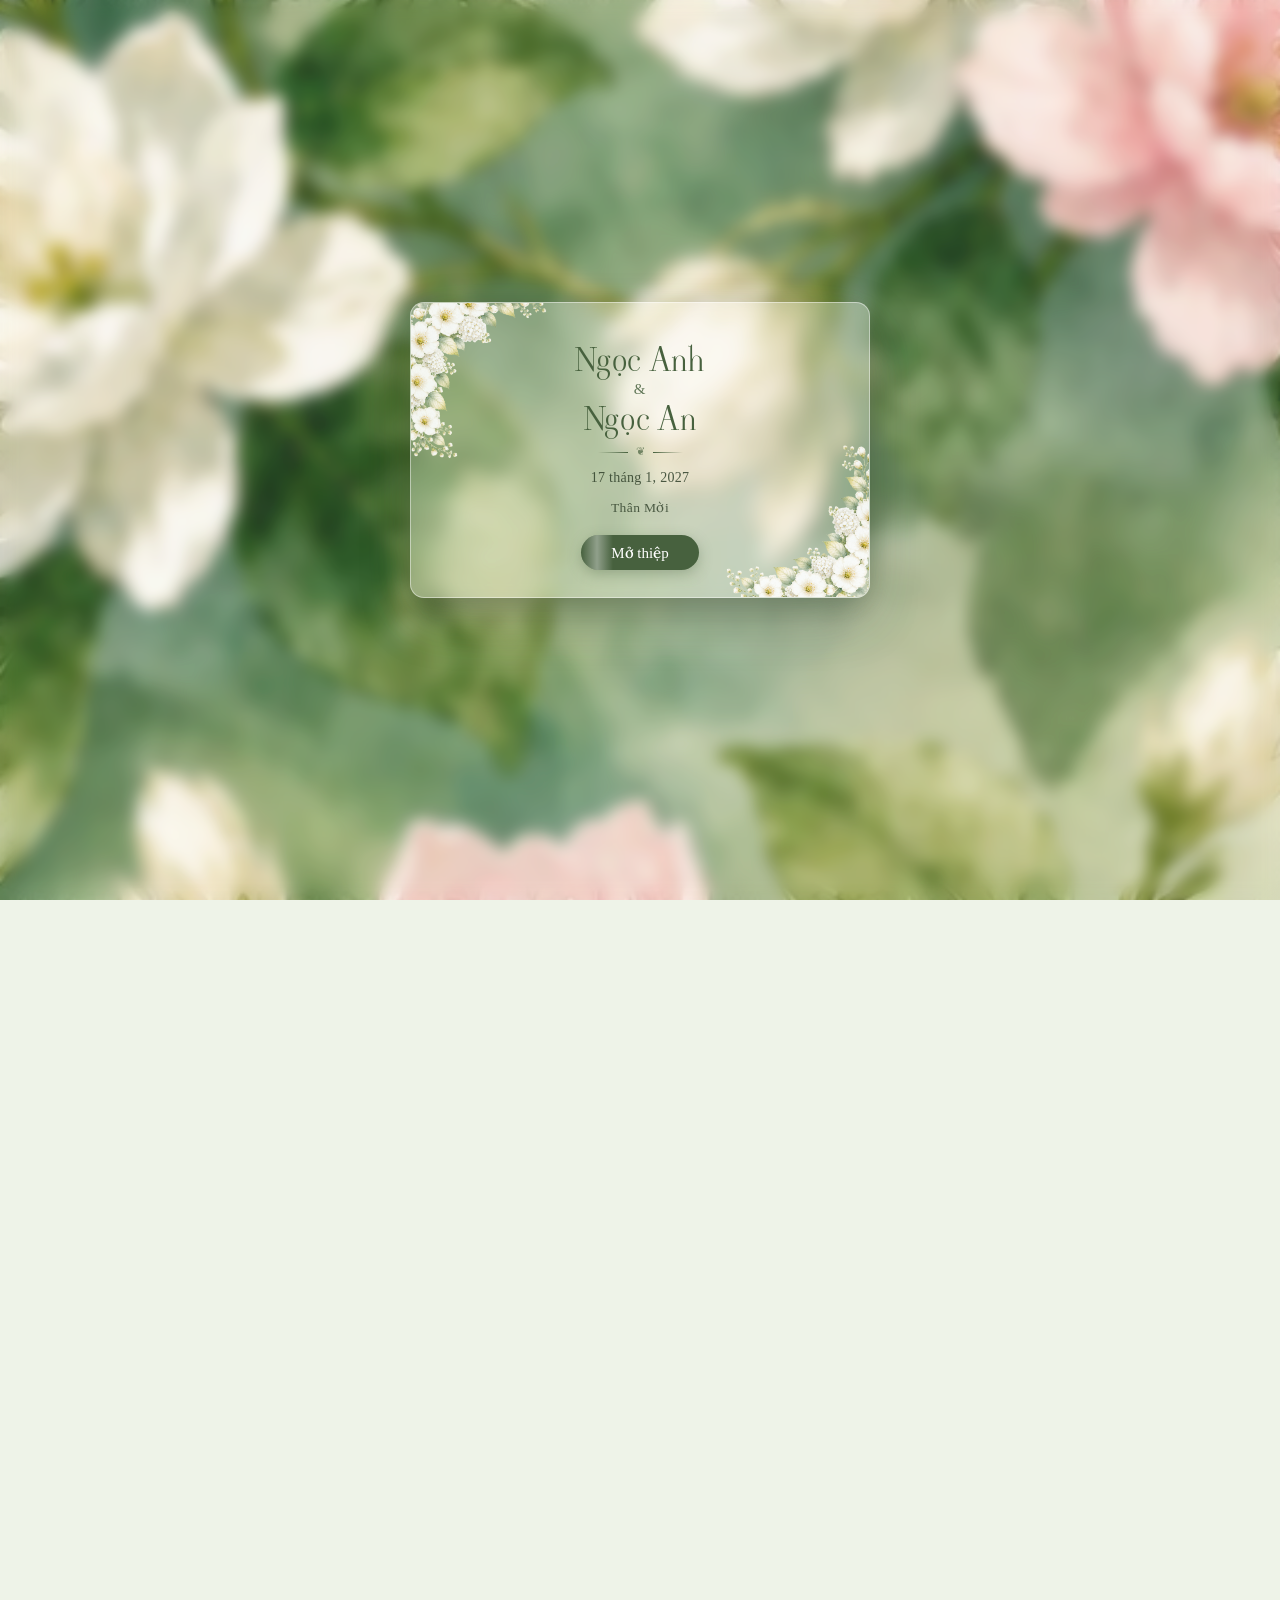
<file: mau-thiep-vuon-kinh-xanh/index.html>
<!DOCTYPE html>
<html lang="vi" dir="ltr">

<head>
  <meta charset="UTF-8">
  <meta name="viewport" content="width=device-width, initial-scale=1.0, maximum-scale=5.0">
  <title>Nguyễn Ngọc Anh &amp; Trần Thị Ngọc An - Thiệp Cưới Vườn Kính Xanh</title>
  <meta name="description"
    content="Mẫu thiệp cưới Vườn Kính - Xanh với nền hoa mềm mại phủ kín, tên cô dâu chú rể trong khung kính bầu dục và tấm kính lớn ôm trọn nội dung.">
  <meta name="theme-color" content="#47613e">

  <!-- Open Graph -->
  <meta property="og:title" content="Ngọc Anh &amp; Ngọc An - Thiệp Cưới Vườn Kính Xanh">
  <meta property="og:description"
    content="Kính mời quý khách tới tham dự lễ thành hôn của Nguyễn Ngọc Anh &amp; Trần Thị Ngọc An">
  <meta property="og:image" content="../anh/1.jpg">
  <meta property="og:type" content="website">

  <!-- Google Fonts Fallback & Local Fonts -->
  <link rel="preconnect" href="https://fonts.googleapis.com">
  <link rel="preconnect" href="https://fonts.gstatic.com" crossorigin>
  <link
    href="https://fonts.googleapis.com/css2?family=Alex+Brush&family=Cormorant+Garamond:ital,wght@0,400;0,600;0,700;1,400&family=EB+Garamond:ital,wght@0,400;0,500;0,600;0,700;1,400&family=Lora:ital,wght@0,400;0,500;0,600;1,400&family=Montserrat:wght@400;500;600;700&family=Ms+Madi&family=Viaoda+Libre&display=swap"
    rel="stylesheet">

  <link rel="stylesheet" href="css/style.css">
</head>

<body class="locked">

  <!-- Audio Element -->
  <audio id="weddingAudio" loop preload="auto">
    <source src="../anh/wedding-music.mp3" type="audio/mp3">
  </audio>

  <!-- ==========================================================================
       1. ENVELOPE SCREEN (CHUNG ĐÔI 100% AUTHENTIC)
       ========================================================================== -->
  <div class="envelope-screen" id="envelopeScreen">
    <div class="envelope-backdrop-filter" aria-hidden="true"></div>

    <!-- Envelope Center Card Container -->
    <div class="envelope-card-container" id="envelopeCardWrapper">
      <div class="envelope-main-card">

        <!-- Inner Card Glass Layer with Corner Flowers -->
        <div class="envelope-card-bg-wrap" aria-hidden="true">
          <!-- Top Left Flower 2 -->
          <img src="assets/flower2-decoration.webp" alt="" class="envelope-flower-tl">
          <!-- Bottom Right Flower 2 -->
          <img src="assets/flower2-decoration.webp" alt="" class="envelope-flower-br">
        </div>

        <!-- Content Overlay -->
        <div class="envelope-card-content">
          <h1 class="envelope-couple-names">
            <span class="groom groom-name-display">Ngọc Anh</span>
            <span class="amp">&amp;</span>
            <span class="bride bride-name-display">Ngọc An</span>
          </h1>

          <!-- Divider with Glyph -->
          <div class="envelope-divider-box">
            <div class="envelope-divider-line left"></div>
            <span class="envelope-divider-glyph">❦</span>
            <div class="envelope-divider-line right"></div>
          </div>

          <!-- Wedding Date -->
          <div class="envelope-wedding-date">
            <span id="envWeddingDate">17 tháng 1, 2027</span>
          </div>

          <!-- Guest Greeting Box -->
          <div class="envelope-guest-box">
            <p class="envelope-than-moi" id="envThanMoi">Thân Mời</p>
            <p class="envelope-guest-name" id="envGuestName" style="display: none;"></p>
          </div>

          <!-- Open Button with Shimmer -->
          <button type="button" class="envelope-open-btn" id="openEnvelopeBtn" aria-label="Mở thiệp cưới">
            <span>Mở thiệp</span>
            <div class="envelope-btn-shine" aria-hidden="true"></div>
          </button>
        </div>

      </div>
    </div>
  </div>

  <!-- ==========================================================================
       2. MAIN INVITATION VIEWPORT & CARD
       ========================================================================== -->
  <main class="main-invitation-viewport" id="mainInvitation">
    <div class="glass-garden-card">

      <!-- ==========================================================================
           HERO SECTION: OVAL ARCH GLASS CARD
           ========================================================================== -->
      <section class="hero-oval-section" aria-label="Đầu thiệp cưới">
        <div class="hero-oval-wrapper">
          <!-- The Oval Arch Glass Container -->
          <div class="hero-oval-glass">
            <div class="hero-couple-name groom-name-display">Ngọc Anh</div>
            <span class="hero-amp-script">&amp;</span>
            <div class="hero-couple-name bride-name-display">Ngọc An</div>
          </div>

          <!-- Flower 1 Overlapping Bottom Center of Oval Arch -->
          <img src="assets/flower1-decoration.webp" alt="" class="hero-flower-bottom" aria-hidden="true">
        </div>
      </section>

      <!-- ==========================================================================
           MAIN CONTENT BIG GLASS CONTAINER
           ========================================================================== -->
      <div class="main-glass-panel-wrapper">

        <!-- Flower 2 Top-Right of Glass Panel -->
        <img src="assets/flower2-decoration.webp" alt="" class="panel-flower2-topright" aria-hidden="true">

        <div class="main-glass-panel">

          <!-- ==========================================================================
               SECTION: THÔNG TIN LỄ CƯỚI
               ========================================================================== -->
          <section class="ceremony-info-section" aria-label="Thông tin lễ cưới">

            <!-- Flower 3 on Left Side of Ceremony Info -->
            <img src="assets/flower3-decoration.webp" alt="" class="flower3-left-accent" aria-hidden="true">

            <div class="ceremony-inner-content">
              <!-- Heading: THÔNG TIN LỄ CƯỚI -->
              <h2 class="section-h2-title">THÔNG TIN LỄ CƯỚI</h2>

              <!-- Parents Grid: 2 columns with vertical divider -->
              <div class="parents-grid-wrap">
                <div class="parents-col">
                  <p class="parents-title">Ông Bà</p>
                  <p class="parents-names">Nguyễn Ngọc Giáp<br>Mai Thị Loạt</p>
                  <p class="parents-addr">Bái Sậy, Tống Sơn, Thanh Hóa</p>
                </div>

                <div class="parents-v-divider"></div>

                <div class="parents-col">
                  <p class="parents-title">Ông Bà</p>
                  <p class="parents-names">Trần Văn Bách<br>Trần Thị Thủy</p>
                  <p class="parents-addr">Yên Xá, Hoạt Giang, Thanh Hóa</p>
                </div>
              </div>

              <!-- Announcement Text -->
              <div class="announcement-text">
                TRÂN TRỌNG BÁO TIN<br>
                LỄ THÀNH HÔN CỦA CON CHÚNG TÔI
              </div>

              <!-- Formal Couple Names -->
              <div class="formal-couple-wrap">
                <div class="formal-name-item">
                  <h3 class="formal-person-name groom-name-display">Nguyễn Ngọc Anh</h3>
                  <span class="formal-role-tag">CHÚ RỂ</span>
                </div>

                <div class="formal-amp-script">&amp;</div>

                <div class="formal-name-item">
                  <h3 class="formal-person-name bride-name-display">Trần Thị Ngọc An</h3>
                  <span class="formal-role-tag">CÔ DÂU</span>
                </div>
              </div>

              <!-- Ceremonies List: Lễ Thành Hôn -->
              <div class="ceremonies-list">

                <!-- Ceremony 1: Lễ Thành Hôn -->
                <div class="ceremony-block-item">
                  <p class="ceremony-header">LỄ THÀNH HÔN ĐƯỢC CỬ HÀNH TẠI<br>TƯ GIA NHÀ TRAI</p>
                  <div class="ceremony-time">10:00</div>
                  <div class="ceremony-date-row">
                    <span>CHỦ NHẬT</span>
                    <span class="ceremony-bar">|</span>
                    <span>17 THÁNG 01</span>
                    <span class="ceremony-bar">|</span>
                    <span>2027</span>
                  </div>
                  <p class="ceremony-lunar-txt">(Tức ngày 10 tháng 12 năm Bính Ngọ)</p>
                </div>

              </div>
            </div>
          </section>

          <!-- ==========================================================================
               SECTION: BỮA CƠM THÂN MẬT (RECEPTION)
               ========================================================================== -->
          <section class="party-reception-section" aria-label="Thông tin bữa cơm thân mật">
            <!-- Flower 3 on Right Side of Party Section -->
            <img src="assets/flower3-decoration.webp" alt="" class="flower3-right-accent" aria-hidden="true">

            <div class="reception-inner-content">
              <h2 class="section-h2-title">BỮA CƠM THÂN MẬT</h2>

              <div class="reception-hero-time">17:00</div>

              <div class="ceremony-date-row">
                <span>THỨ BẢY</span>
                <span class="ceremony-bar">|</span>
                <span>16 THÁNG 01</span>
                <span class="ceremony-bar">|</span>
                <span>2027</span>
              </div>
              <p class="ceremony-lunar-txt">(Tức ngày 09 tháng 12 năm Bính Ngọ)</p>

              <div class="reception-schedule-row">
                <div class="schedule-col">
                  <span class="schedule-lbl">ĐÓN KHÁCH</span>
                  <div class="schedule-val">16:30</div>
                </div>
                <div class="schedule-v-divider"></div>
                <div class="schedule-col">
                  <span class="schedule-lbl">KHAI TIỆC</span>
                  <div class="schedule-val">17:00</div>
                </div>
              </div>
            </div>
          </section>

          <!-- ==========================================================================
               SECTION: ALBUM ẢNH
               ========================================================================== -->
          <section class="gallery-section" aria-label="Album ảnh cưới">
            <h2 class="section-h2-title">ALBUM ẢNH</h2>

            <div class="gallery-cards-grid">
              <div class="gallery-card-item" data-index="0">
                <img src="../anh/1.jpg" alt="Ảnh cưới 1" loading="lazy">
              </div>
              <div class="gallery-card-item" data-index="1">
                <img src="../anh/2.jpg" alt="Ảnh cưới 2" loading="lazy">
              </div>
              <div class="gallery-card-item" data-index="2">
                <img src="../anh/3.jpg" alt="Ảnh cưới 3" loading="lazy">
              </div>
              <div class="gallery-card-item" data-index="3">
                <img src="../anh/4.jpg" alt="Ảnh cưới 4" loading="lazy">
                <div class="gallery-more-overlay">+ 5</div>
              </div>
            </div>
          </section>

          <!-- ==========================================================================
               SECTION: ĐỊA ĐIỂM TỔ CHỨC
               ========================================================================== -->
          <section class="venue-locations-section" aria-label="Địa điểm tổ chức">
            <h2 class="section-h2-title">ĐỊA ĐIỂM TỔ CHỨC</h2>

            <div class="venues-two-col-grid">
              <!-- Nhà Gái -->
              <div class="venue-card-item">
                <span class="venue-tag">TƯ GIA NHÀ GÁI</span>
                <h3 class="venue-name">Gia Đình Nhà Gái</h3>
                <p class="venue-address">Thôn Yên Xá, Xã Hoạt Giang, Tỉnh Thanh Hóa</p>
                <a href="https://maps.app.goo.gl/sp2fcYJJ2hT5y99A6" target="_blank" rel="noopener noreferrer"
                  class="btn-venue-guide">
                  <svg viewBox="0 0 24 24" fill="none" stroke="currentColor" stroke-width="2">
                    <polygon points="3 11 22 2 13 21 11 13 3 11"></polygon>
                  </svg>
                  <span>Chỉ Đường Nhà Gái</span>
                </a>
              </div>

              <!-- Nhà Trai -->
              <div class="venue-card-item">
                <span class="venue-tag">TƯ GIA NHÀ TRAI</span>
                <h3 class="venue-name">Gia Đình Nhà Trai</h3>
                <p class="venue-address">Thôn Bái Sậy 1, Xã Tống Sơn, Tỉnh Thanh Hóa</p>
                <a href="https://maps.app.goo.gl/DA5znfEUQYwHzxzm7" target="_blank" rel="noopener noreferrer"
                  class="btn-venue-guide">
                  <svg viewBox="0 0 24 24" fill="none" stroke="currentColor" stroke-width="2">
                    <polygon points="3 11 22 2 13 21 11 13 3 11"></polygon>
                  </svg>
                  <span>Chỉ Đường Nhà Trai</span>
                </a>
              </div>
            </div>
          </section>

          <!-- ==========================================================================
               FOOTER: LỜI CẢM ƠN
               ========================================================================== -->
          <footer class="glass-garden-footer" aria-label="Lời cảm ơn">
            <h2 class="section-h2-title" style="margin-bottom:14px">LỜI CẢM ƠN</h2>
            <p class="footer-thank-text">
              Gia đình Ngọc Anh và Ngọc An mong Quý khách cầm trên tay tấm thiệp này đều sẽ cảm nhận được sự chân thành nhất
              mà gia đình chúng tôi không thể nói hết được bằng lời. Sự hiện diện của quý khách mang ý nghĩa rất lớn cho gia
              đình và rất mong được gặp mọi người trong buổi tiệc ấm cúng này!
            </p>
            <p class="footer-couple-script groom-name-display bride-name-display">Ngọc Anh &amp; Ngọc An</p>
          </footer>

          <!-- Flower 5 at Bottom of Main Glass Panel -->
          <img src="assets/flower5-bottom.webp" alt="" class="flower5-bottom-card" aria-hidden="true">

        </div><!-- /main-glass-panel -->
      </div><!-- /main-glass-panel-wrapper -->

    </div><!-- /glass-garden-card -->
  </main>

  <!-- Floating Music Toggle Disc -->
  <button class="floating-music-disc" id="musicToggleBtn" aria-label="Bật hoặc tắt nhạc nền" title="Bật/Tắt nhạc nền">
    <svg viewBox="0 0 24 24" fill="currentColor">
      <path d="M12 3v10.55c-.59-.34-1.27-.55-2-.55-2.21 0-4 1.79-4 4s1.79 4 4 4 4-1.79 4-4V7h4V3h-6z" />
    </svg>
  </button>

  <!-- Lightbox Modal -->
  <div class="lightbox-full-view" id="lightboxModal" role="dialog" aria-modal="true">
    <button class="lightbox-close-cross" id="closeLightboxBtn" aria-label="Đóng">&times;</button>
    <button class="lightbox-nav-arrow prev" id="prevLightboxBtn" aria-label="Ảnh trước">&#10094;</button>
    <button class="lightbox-nav-arrow next" id="nextLightboxBtn" aria-label="Ảnh sau">&#10095;</button>

    <div class="lightbox-content-wrap">
      <img src="../anh/1.jpg" alt="Ảnh cưới phóng to" class="lightbox-main-img" id="lightboxActiveImg">
      <div style="text-align:center;color:#ffffff;font-size:13px;margin-top:8px" id="lightboxCounter">1 / 9</div>
    </div>
  </div>

  <!-- Main Interaction Script -->
  <script src="js/main.js"></script>
</body>

</html>
</file>
<file: mau-thiep-mai-lan-trang/css/style.css>
/* ==========================================================================
   MẪU THIỆP MAI LAN TRẮNG - THIỆP CƯỚI TỐI GIẢN THANH LỊCH (CHUNG ĐÔI DEMO)
   Theme: moclan-white (jasmine_white)
   Palette: 
     - Primary Olive: #404A1D
     - Olive Light: #5a6628
     - Olive Dark: #2c3514
     - Cream Background: #FFFAF7
     - Outer Page Background: #FFFFFF (Pure White)
   Typography:
     - Header / Script Names: "The Nautigal", cursive
     - Formal Names: "EB Garamond", Georgia, serif
     - Headings & Titles: "EB Garamond", Georgia, serif
     - Body & Dates: "Lora", Georgia, serif & "Montserrat", sans-serif
   DevTools Box Model:
     - Card Container Max-Width: 900px (md:max-w-[900px])
     - Main Section Padding: 112px 24px 80px 24px (pt-28 pb-20 px-6)
     - Inner Content Width: 850px (900px - 2px border - 48px padding = 850px)
   ========================================================================== */

/* ==========================================================================
   LOCAL FONT FACES (AUTHENTIC CHUNG ĐÔI WITH 100% VIETNAMESE SUPPORT)
   ========================================================================== */
@font-face {
  font-family: 'The Nautigal';
  src: url('../assets/fonts/TheNautigal-Regular.ttf') format('truetype');
  font-weight: 400;
  font-style: normal;
  font-display: swap;
}

@font-face {
  font-family: 'The Nautigal';
  src: url('../assets/fonts/TheNautigal-Bold.ttf') format('truetype');
  font-weight: 700;
  font-style: normal;
  font-display: swap;
}

@font-face {
  font-family: 'EB Garamond';
  src: url('../assets/fonts/EBGaramond-Variable.ttf') format('truetype-variations');
  font-weight: 400 800;
  font-style: normal;
  font-display: swap;
}

@font-face {
  font-family: 'Lora';
  src: url('../assets/fonts/Lora-Regular.ttf') format('truetype');
  font-weight: 100 900;
  font-style: normal;
  font-display: swap;
}

:root {
  --primary-olive: #404A1D;
  --primary-olive-light: #5a6628;
  --primary-olive-dark: #2c3514;
  --bg-cream: #FFFAF7;
  --bg-card: rgba(255, 250, 247, 0.98);
  --bg-olive-tint: rgba(64, 74, 29, 0.04);
  --bg-olive-box: rgba(64, 74, 29, 0.08);
  --border-olive-soft: rgba(64, 74, 29, 0.13);
  --border-olive-med: rgba(64, 74, 29, 0.25);
  --text-primary: #404A1D;
  --text-secondary: rgba(64, 74, 29, 0.75);
  --font-script: 'The Nautigal', cursive;
  --font-garamond: 'EB Garamond', 'Cormorant Garamond', Georgia, 'Times New Roman', serif;
  --font-baskerville: 'EB Garamond', 'Lora', Georgia, 'Times New Roman', serif;
  --font-lora: 'Lora', 'EB Garamond', Georgia, 'Times New Roman', serif;
  --font-sans: 'Montserrat', system-ui, -apple-system, sans-serif;
  --max-w: 900px; /* Chuẩn 900px của Chung Đôi */
}

*, *::before, *::after {
  box-sizing: border-box;
  margin: 0;
  padding: 0;
}

html {
  scroll-behavior: smooth;
  font-size: 16px;
  background-color: #FFFFFF !important;
}

body {
  font-family: var(--font-baskerville);
  background-color: #FFFFFF !important;
  color: var(--text-primary);
  line-height: 1.6;
  overflow-x: hidden;
  -webkit-font-smoothing: antialiased;
}

body.locked {
  overflow: hidden;
  height: 100vh;
}

/* ==========================================================================
   1. MÀN MỞ PHONG BÌ (ENVELOPE SCREEN - CHUẨN 100% DEMO CHUNG ĐÔI)
   Background: linear-gradient(to bottom right, #404A1D, #5a6628, #404A1D)
   ========================================================================== */
.envelope-screen {
  position: fixed;
  inset: 0;
  z-index: 9999;
  background: linear-gradient(to bottom right, #404A1D, #5a6628, #404A1D);
  display: flex;
  align-items: center;
  justify-content: center;
  overflow: hidden;
  padding: 16px;
  transition: opacity 0.8s cubic-bezier(0.7, 0, 0.3, 1), 
              visibility 0.8s cubic-bezier(0.7, 0, 0.3, 1),
              transform 0.8s cubic-bezier(0.7, 0, 0.3, 1);
}

.envelope-screen.opened {
  opacity: 0;
  visibility: hidden;
  transform: scale(1.05);
  pointer-events: none;
}

/* Ambient Falling Petals (🌸 Particles with sway) */
.ambient-petals-layer {
  position: absolute;
  inset: 0;
  pointer-events: none;
  overflow: hidden;
  z-index: 1;
}

.ambient-falling-particle {
  position: absolute;
  top: -30px;
  pointer-events: none;
  opacity: 0.8;
  animation: ambient-fall linear infinite;
  transform-origin: center;
  user-select: none;
}

@keyframes ambient-fall {
  0% {
    transform: translateY(0) translateX(0) rotate(0deg);
    opacity: 0;
  }
  15% {
    opacity: 0.85;
  }
  85% {
    opacity: 0.8;
  }
  100% {
    transform: translateY(115vh) translateX(var(--sway, 20px)) rotate(360deg);
    opacity: 0;
  }
}

/* Envelope Card Container */
.envelope-card-container {
  position: relative;
  z-index: 10;
  width: 100%;
  max-width: 360px;
  cursor: pointer;
}

@media (min-width: 640px) {
  .envelope-card-container {
    max-width: 500px;
  }
}

/* Wax Seal Pin on Top of Envelope */
.envelope-wax-seal {
  position: absolute;
  top: 50px;
  left: 50%;
  width: 58px;
  height: 58px;
  transform: translate(-50%, -50%);
  background: radial-gradient(circle at 30% 30%, #404A1D, rgb(34, 44, 0));
  box-shadow: 0 4px 20px rgba(64, 74, 29, 0.5), inset 0 2px 4px rgba(255, 255, 255, 0.3);
  border-radius: 50%;
  display: flex;
  align-items: center;
  justify-content: center;
  z-index: 30;
  animation: seal-pulse 2s ease-in-out infinite;
}

.envelope-wax-seal svg {
  width: 28px;
  height: 28px;
  color: #e8ede0;
}

@keyframes seal-pulse {
  0%, 100% {
    transform: translate(-50%, -50%) scale(1);
    box-shadow: 0 4px 20px rgba(64, 74, 29, 0.5), inset 0 2px 4px rgba(255, 255, 255, 0.3);
  }
  50% {
    transform: translate(-50%, -50%) scale(1.06);
    box-shadow: 0 6px 26px rgba(64, 74, 29, 0.65), inset 0 2px 5px rgba(255, 255, 255, 0.4);
  }
}

/* Envelope Card Body */
.envelope-main-card {
  position: relative;
  border-radius: 12px;
  box-shadow: 
    0 25px 60px -12px rgba(0, 0, 0, 0.45),
    0 8px 24px rgba(0, 0, 0, 0.2),
    0 0 40px rgba(64, 74, 29, 0.15);
  transition: transform 0.35s ease, box-shadow 0.35s ease;
  overflow: hidden;
}

.envelope-main-card:hover {
  transform: translateY(-4px);
  box-shadow: 
    0 32px 70px -12px rgba(0, 0, 0, 0.5),
    0 12px 30px rgba(0, 0, 0, 0.25),
    0 0 50px rgba(64, 74, 29, 0.25);
}

.envelope-card-bg-wrap {
  position: absolute;
  inset: 0;
  border-radius: 12px;
  background: var(--bg-card);
  border: 1px solid rgba(64, 74, 29, 0.15);
  overflow: hidden;
}

/* Corner Flowers on Envelope Card */
.envelope-corner-hoa-tl {
  position: absolute;
  pointer-events: none;
  width: 42%;
  top: -6%;
  left: -5%;
  opacity: 0.7;
  transform: scaleX(-1) scaleY(-1);
}

.envelope-corner-hoa-br {
  position: absolute;
  pointer-events: none;
  width: 42%;
  bottom: -6%;
  right: -5%;
  opacity: 0.7;
}

@media (min-width: 768px) {
  .envelope-corner-hoa-tl {
    top: -12%;
    left: -5%;
  }
  .envelope-corner-hoa-br {
    bottom: -12%;
    right: -5%;
  }
}

/* Card Content Inside Envelope */
.envelope-card-content {
  position: relative;
  z-index: 10;
  text-align: center;
  padding: 56px 24px 44px;
}

.envelope-couple-names {
  color: var(--primary-olive);
  font-family: var(--font-garamond);
  margin-bottom: 8px;
  display: flex;
  flex-direction: column;
  align-items: center;
  line-height: 1.15;
  font-size: 32px;
}

@media (min-width: 640px) {
  .envelope-couple-names {
    font-size: 40px;
  }
}

.envelope-couple-names span.groom,
.envelope-couple-names span.bride {
  display: block;
  width: 100%;
  font-weight: 500;
}

.envelope-couple-names span.amp {
  font-family: var(--font-baskerville);
  display: block;
  width: 100%;
  font-size: 20px;
  line-height: 1;
  margin: 2px 0;
  font-weight: 400;
}

/* Divider with Flourish */
.envelope-divider-box {
  display: flex;
  align-items: center;
  justify-content: center;
  gap: 12px;
  margin-bottom: 8px;
}

.envelope-divider-line {
  width: 40px;
  height: 1px;
}

.envelope-divider-line.left {
  background: linear-gradient(to right, transparent, var(--primary-olive));
}

.envelope-divider-line.right {
  background: linear-gradient(to left, transparent, var(--primary-olive));
}

.envelope-divider-glyph {
  color: var(--primary-olive);
  opacity: 0.7;
  font-size: 14px;
}

.envelope-wedding-date {
  color: var(--text-secondary);
  font-family: var(--font-lora);
  font-size: 16px;
  margin-bottom: 16px;
}

/* Guest Tag Box */
.envelope-guest-box {
  margin-bottom: 22px;
}

.envelope-than-moi {
  color: var(--text-secondary);
  font-family: var(--font-lora);
  font-size: 16px;
  font-weight: 400;
  margin-bottom: 6px;
}

.envelope-guest-pill {
  display: inline-block;
  background: var(--bg-olive-box);
  border-radius: 20px;
  padding: 6px 18px;
  border: 1px dashed var(--border-olive-soft);
}

.envelope-guest-name {
  color: var(--primary-olive);
  font-family: var(--font-garamond);
  font-size: 22px;
  font-weight: 600;
  margin: 0;
  line-height: 1.3;
}

/* Open Button */
.envelope-open-btn {
  background-color: var(--primary-olive);
  color: #FFFFFF;
  box-shadow: 0 4px 14px rgba(64, 74, 29, 0.35);
  font-family: var(--font-lora);
  position: relative;
  padding: 10px 34px;
  font-size: 17px;
  font-weight: 600;
  border-radius: 9999px;
  border: none;
  cursor: pointer;
  display: inline-flex;
  align-items: center;
  justify-content: center;
  margin: 0 auto;
  overflow: hidden;
  transition: transform 0.2s ease, box-shadow 0.2s ease;
}

.envelope-open-btn:hover {
  transform: translateY(-2px);
  box-shadow: 0 8px 22px rgba(64, 74, 29, 0.45);
}

.envelope-btn-shine {
  position: absolute;
  top: 0;
  left: 0;
  height: 100%;
  width: 32px;
  background: linear-gradient(90deg, transparent, rgba(255, 255, 255, 0.4), transparent);
  animation: shine 3s ease-in-out infinite;
  pointer-events: none;
}

@keyframes shine {
  0% { transform: translateX(-100%); }
  40%, 100% { transform: translateX(450%); }
}

/* ==========================================================================
   2. MAIN INVITATION VIEWPORT & CARD
   Background: #FFFFFF (Pure White)
   Card: #FFFAF7, max-width: 900px (md:max-w-[900px])
   Inner content width: 850px (after 1px borders & 24px padding)
   ========================================================================== */
.main-invitation-viewport {
  width: 100%;
  min-height: 100vh;
  display: flex;
  justify-content: center;
  background-color: #FFFFFF !important;
  padding: 0;
  overflow-x: hidden;
}

.mai-lan-card {
  position: relative;
  width: 100%;
  max-width: var(--max-w);
  background-color: var(--bg-cream);
  color: var(--primary-olive);
  min-height: 100vh;
  overflow: hidden;
  margin: 0 auto;
}

@media (min-width: 768px) {
  .mai-lan-card {
    border-left: 1px solid var(--border-olive-soft);
    border-right: 1px solid var(--border-olive-soft);
  }
}

/* Background floating botanical decorations (Chung Đôi Signature) */
.bg-floating-flower {
  position: absolute;
  pointer-events: none;
  z-index: 0;
  user-select: none;
  width: 260px;
}

@media (min-width: 768px) {
  .bg-floating-flower {
    width: 520px;
  }
}

@media (min-width: 1024px) {
  .bg-floating-flower {
    width: 585px;
  }
}

.bg-floating-flower img {
  width: 100%;
  height: auto;
  display: block;
}

/* Flower positions matching Chung Đôi */
.flower-top-center {
  top: 0;
  right: 50%;
  overflow: hidden;
}

.flower-top-center img {
  opacity: 0.3;
  transform: scaleX(-1) scaleY(-1);
}

.flower-section-mid-left {
  top: 22%;
  right: 42%;
}

.flower-section-mid-left img {
  opacity: 0.35;
  transform: scaleX(-1) scaleY(-1) rotate(-45deg);
}

.flower-section-top-mid {
  top: -50px;
  left: 50%;
  overflow: hidden;
}

@media (min-width: 768px) {
  .flower-section-top-mid {
    top: -100px;
  }
}

.flower-section-top-mid img {
  opacity: 0.3;
  transform: scaleY(-1);
}

.flower-section-bottom-mid {
  bottom: 0;
  left: 50%;
}

.flower-section-bottom-mid img {
  opacity: 0.35;
  transform: rotate(-45deg);
}

.flower-bottom-center {
  bottom: 0;
  right: 50%;
  overflow: hidden;
}

.flower-bottom-center img {
  opacity: 0.3;
  transform: scaleX(-1);
}

/* ==========================================================================
   3. HEADER: KHUNG HOA MAI LAN TRẮNG (FLOWER FRAME WITH THE NAUTIGAL FONT)
   Arch frame takes up 70% width, script names in The Nautigal
   ========================================================================== */
.mai-lan-header {
  position: relative;
  width: 100%;
  display: flex;
  justify-content: center;
  padding-top: 64px;
  padding-bottom: 32px;
  z-index: 5;
}

@media (min-width: 768px) {
  .mai-lan-header {
    padding-top: 96px;
    padding-bottom: 48px;
  }
}

.flower-frame-wrapper {
  position: relative;
  width: 70%;
  margin-left: 2vw;
}

@media (min-width: 768px) {
  .flower-frame-wrapper {
    margin-left: 1vw;
  }
}

.flower-frame-img {
  width: 100%;
  height: auto;
  display: block;
}

.flower-frame-text-overlay {
  position: absolute;
  left: 0;
  right: 0;
  top: 12%;
  display: flex;
  flex-direction: column;
  align-items: center;
  text-align: center;
  width: 100%;
  transform: translateX(-2vw);
  color: var(--primary-olive);
}

@media (min-width: 768px) {
  .flower-frame-text-overlay {
    transform: translateX(-1vw);
  }
}

.frame-subtitle-stacked {
  display: flex;
  flex-direction: column;
  align-items: center;
  font-family: var(--font-baskerville);
  font-size: clamp(9px, 2.4vw, 15px);
  letter-spacing: 0.25em;
  line-height: 1.6;
  color: var(--primary-olive);
  opacity: 0.75;
  text-transform: uppercase;
  transform: translateY(-35px);
}

@media (min-width: 768px) {
  .frame-subtitle-stacked {
    transform: translateY(-40px);
  }
}

.script-couple-names {
  font-family: var(--font-script);
  display: flex;
  flex-direction: column;
  align-items: center;
  width: 100%;
  color: var(--primary-olive);
  margin-top: 4%;
  transform: translateY(-35px);
}

@media (min-width: 768px) {
  .script-couple-names {
    transform: translateY(-40px);
  }
}

.script-couple-names span.groom,
.script-couple-names span.bride {
  font-size: clamp(58px, 9vw, 120px);
  white-space: nowrap;
  font-weight: 400;
  display: block;
  line-height: 1.45;
}

.script-couple-names span.amp {
  font-size: clamp(42px, 6.5vw, 86px);
  line-height: 1.3;
  margin: 0;
  font-weight: 400;
}

/* ==========================================================================
   4. CEREMONY MAIN SECTION: DEVTOOLS BOX MODEL (850px x 2728px, 112 24 80 24)
   This section bundles:
     - Title: THÔNG TIN LỄ CƯỚI
     - Parents Grid
     - Announcement text
     - Formal Couple Names
     - Ceremonies list
     - Album Gallery
     - Reception & Countdown
     - RSVP Button
   ========================================================================== */
.ceremony-main-section {
  position: relative;
  display: flex;
  flex-direction: column;
  gap: 64px;
  padding: 80px 12px 56px 12px;
  z-index: 10;
  margin: 0;
  border: 0;
  width: 100%;
}

@media (min-width: 768px) {
  .ceremony-main-section {
    padding: 112px 24px 80px 24px; /* Chuẩn 112px top, 80px bottom, 24px left/right */
    gap: 80px;
  }
}

.section-h2-title {
  text-transform: uppercase;
  font-weight: 500;
  font-size: 21px;
  text-align: center;
  letter-spacing: 0.08em;
  color: var(--primary-olive);
  font-family: var(--font-garamond);
}

@media (min-width: 768px) {
  .section-h2-title {
    font-size: 26px;
  }
}

/* Parents Grid */
.parents-two-col {
  display: grid;
  grid-template-columns: 1fr 1fr;
  gap: 16px;
  text-align: center;
  font-family: var(--font-baskerville);
  color: var(--primary-olive);
  max-width: 680px;
  margin: 0 auto;
  width: 100%;
}

@media (min-width: 768px) {
  .parents-two-col {
    gap: 24px;
  }
}

.parents-box-title {
  font-size: 13px;
  letter-spacing: 0.12em;
  text-transform: uppercase;
  opacity: 0.8;
  margin-bottom: 6px;
}

@media (min-width: 768px) {
  .parents-box-title {
    font-size: 16px;
  }
}

.parents-box-names {
  font-size: 15px;
  font-weight: 500;
  line-height: 1.5;
}

@media (min-width: 768px) {
  .parents-box-names {
    font-size: 21px;
  }
}

.parents-box-address {
  font-size: 11px;
  opacity: 0.75;
  margin-top: 6px;
  line-height: 1.45;
  width: 90%;
  margin-left: auto;
  margin-right: auto;
}

@media (min-width: 768px) {
  .parents-box-address {
    font-size: 15px;
    width: 80%;
  }
}

/* Announcement Text */
.ceremony-announcement-text {
  text-align: center;
  font-family: var(--font-baskerville);
  font-size: 16px;
  color: var(--primary-olive);
  opacity: 0.85;
  line-height: 1.6;
  max-width: 620px;
  margin: 0 auto;
}

@media (min-width: 768px) {
  .ceremony-announcement-text {
    font-size: 20px;
  }
}

/* Couple Formal Names Banner */
.formal-couple-banner {
  text-align: center;
  display: flex;
  flex-direction: column;
  align-items: center;
  gap: 12px;
  width: 100%;
}

@media (min-width: 768px) {
  .formal-couple-banner {
    gap: 16px;
  }
}

.formal-role-tag {
  font-family: var(--font-baskerville);
  font-size: 12px;
  letter-spacing: 0.2em;
  text-transform: uppercase;
  opacity: 0.8;
}

.formal-person-name {
  font-family: var(--font-garamond);
  font-size: clamp(38px, 6vw, 64px);
  font-weight: 500;
  color: var(--primary-olive);
  line-height: 1.25;
}

.formal-amp {
  font-family: var(--font-baskerville);
  font-size: 42px;
  color: var(--primary-olive);
  line-height: 1;
  margin: 2px 0;
}

@media (min-width: 768px) {
  .formal-amp {
    font-size: 52px;
  }
}

/* Ceremonies Flow */
.ceremonies-flow-wrap {
  display: flex;
  flex-direction: column;
  gap: 48px;
  width: 100%;
}

.ceremony-detail-card {
  text-align: center;
  font-family: var(--font-baskerville);
  color: var(--primary-olive);
  padding: 16px 12px;
  max-width: 680px;
  margin: 0 auto;
  width: 100%;
}

.ceremony-card-header {
  font-family: var(--font-garamond);
  font-size: 16px;
  letter-spacing: 0.08em;
  text-transform: uppercase;
  font-weight: 500;
  margin-bottom: 8px;
}

@media (min-width: 768px) {
  .ceremony-card-header {
    font-size: 20px;
  }
}

.ceremony-card-time {
  font-size: 38px;
  font-weight: 600;
  line-height: 1.1;
  margin: 10px 0;
}

@media (min-width: 768px) {
  .ceremony-card-time {
    font-size: 44px;
  }
}

.ceremony-date-row {
  display: flex;
  align-items: center;
  justify-content: center;
  gap: 16px;
  font-size: 14px;
  font-weight: 600;
  letter-spacing: 0.08em;
  text-transform: uppercase;
}

@media (min-width: 768px) {
  .ceremony-date-row {
    font-size: 16px;
    gap: 20px;
  }
}

.ceremony-v-divider {
  width: 1px;
  height: 22px;
  background-color: var(--primary-olive);
  opacity: 0.5;
}

.ceremony-lunar-txt {
  font-size: 13.5px;
  font-style: italic;
  opacity: 0.8;
  margin-top: 8px;
}

.btn-calendar-link {
  display: inline-block;
  margin-top: 14px;
  font-size: 13.5px;
  letter-spacing: 0.08em;
  text-decoration: underline;
  text-underline-offset: 4px;
  color: var(--primary-olive);
  cursor: pointer;
  transition: opacity 0.2s ease;
}

.btn-calendar-link:hover {
  opacity: 0.7;
}

/* Gallery Block Container */
.gallery-block-container {
  display: flex;
  flex-direction: column;
  align-items: center;
  gap: 28px;
  width: 100%;
  position: relative;
  z-index: 10;
}

.gallery-cards-grid {
  display: grid;
  grid-template-columns: repeat(2, 1fr);
  gap: 12px;
  width: 100%;
  max-width: 680px;
  margin: 0 auto;
}

@media (min-width: 768px) {
  .gallery-cards-grid {
    gap: 16px;
  }
}

.gallery-card-item {
  position: relative;
  aspect-ratio: 1 / 1;
  cursor: pointer;
  overflow: hidden;
  border-radius: 12px;
  border: 1px solid var(--border-olive-soft);
  background-color: rgba(64, 74, 29, 0.03);
  transition: transform 0.3s ease, box-shadow 0.3s ease;
}

.gallery-card-item:hover {
  transform: scale(1.02);
  box-shadow: 0 8px 20px rgba(64, 74, 29, 0.15);
}

.gallery-card-item img {
  width: 100%;
  height: 100%;
  object-fit: cover;
  display: block;
  transition: transform 0.6s ease;
}

.gallery-card-item:hover img {
  transform: scale(1.06);
}

.gallery-more-overlay {
  position: absolute;
  inset: 0;
  background: rgba(45, 54, 20, 0.65);
  display: flex;
  align-items: center;
  justify-content: center;
  color: #FFFFFF;
  font-family: var(--font-baskerville);
  font-size: 26px;
  font-weight: 600;
  backdrop-filter: blur(2px);
}

/* Reception Block Container */
.reception-block-container {
  display: flex;
  flex-direction: column;
  align-items: center;
  gap: 28px;
  width: 100%;
}

.reception-info-box {
  text-align: center;
  font-family: var(--font-baskerville);
  color: var(--primary-olive);
  max-width: 680px;
  margin: 0 auto;
  width: 100%;
}

.reception-intro-sub {
  font-size: 15px;
  letter-spacing: 0.06em;
  text-transform: uppercase;
  opacity: 0.85;
}

.reception-hero-time {
  font-size: 44px;
  font-weight: 600;
  line-height: 1.1;
  margin: 8px 0;
}

@media (min-width: 768px) {
  .reception-hero-time {
    font-size: 52px;
  }
}

/* Countdown Container */
.countdown-box-minimal {
  display: flex;
  justify-content: center;
  gap: 12px;
  margin-top: 24px;
}

@media (min-width: 768px) {
  .countdown-box-minimal {
    gap: 16px;
  }
}

.cd-unit {
  background: var(--bg-olive-box);
  border-radius: 8px;
  padding: 12px 14px;
  min-width: 68px;
  border: 1px solid rgba(64, 74, 29, 0.1);
  text-align: center;
}

@media (min-width: 768px) {
  .cd-unit {
    padding: 14px 18px;
    min-width: 76px;
  }
}

.cd-num {
  font-family: var(--font-garamond);
  font-size: 30px;
  font-weight: 600;
  line-height: 1;
}

@media (min-width: 768px) {
  .cd-num {
    font-size: 36px;
  }
}

.cd-txt {
  font-size: 11px;
  text-transform: uppercase;
  letter-spacing: 0.1em;
  opacity: 0.75;
  margin-top: 4px;
}

/* RSVP Confirmation Action Button */
.rsvp-action-wrap {
  display: flex;
  justify-content: center;
  margin-top: 32px;
}

.btn-rsvp-confirm {
  background-color: var(--primary-olive);
  color: var(--bg-cream);
  font-family: var(--font-baskerville);
  font-size: 15px;
  font-weight: 600;
  letter-spacing: 0.08em;
  padding: 12px 36px;
  border-radius: 9999px;
  text-decoration: none;
  display: inline-flex;
  align-items: center;
  justify-content: center;
  box-shadow: 0 4px 14px rgba(64, 74, 29, 0.25);
  transition: transform 0.2s ease, box-shadow 0.2s ease, opacity 0.2s ease;
}

.btn-rsvp-confirm:hover {
  transform: scale(1.03);
  box-shadow: 0 6px 20px rgba(64, 74, 29, 0.35);
  opacity: 0.95;
}

/* ==========================================================================
   5. GENERAL SECTIONS (VENUE, DRESSCODE, TIMELINE, GUESTBOOK, GIFT)
   ========================================================================== */
.mai-lan-section {
  position: relative;
  display: flex;
  flex-direction: column;
  gap: 36px;
  padding: 56px 16px;
  z-index: 10;
  width: 100%;
}

@media (min-width: 768px) {
  .mai-lan-section {
    padding: 72px 24px;
    gap: 48px;
  }
}

/* Venue Section & Map */
.venue-section-wrap {
  text-align: center;
}

.venues-grid-two-col {
  display: grid;
  grid-template-columns: 1fr;
  gap: 20px;
  max-width: 680px;
  margin: 0 auto;
  width: 100%;
}

@media (min-width: 768px) {
  .venues-grid-two-col {
    grid-template-columns: 1fr 1fr;
    gap: 24px;
  }
}

.venue-card-item {
  background: rgba(64, 74, 29, 0.04);
  border: 1px solid var(--border-olive-soft);
  border-radius: 16px;
  padding: 28px 20px;
  display: flex;
  flex-direction: column;
  align-items: center;
  justify-content: space-between;
  gap: 14px;
  text-align: center;
}

.venue-tag-role {
  font-family: var(--font-baskerville);
  font-size: 12px;
  letter-spacing: 0.15em;
  text-transform: uppercase;
  color: var(--primary-olive);
  opacity: 0.8;
}

.venue-place-name {
  font-family: var(--font-baskerville);
  font-size: 19px;
  font-weight: 600;
  color: var(--primary-olive);
  text-transform: uppercase;
}

@media (min-width: 768px) {
  .venue-place-name {
    font-size: 21px;
  }
}

.venue-full-address {
  font-size: 14px;
  opacity: 0.85;
  line-height: 1.5;
  color: var(--primary-olive);
}

.ceremony-divider-dashed {
  width: 100%;
  max-width: 480px;
  margin: 12px auto;
  border-top: 1px dashed var(--border-olive-med);
}

.btn-map-guide {
  display: inline-flex;
  align-items: center;
  justify-content: center;
  gap: 8px;
  background-color: var(--primary-olive);
  color: #FFFFFF;
  padding: 10px 24px;
  border-radius: 9999px;
  text-decoration: none;
  font-size: 14px;
  font-weight: 500;
  transition: transform 0.2s ease, opacity 0.2s ease;
}

.btn-map-guide:hover {
  transform: translateY(-2px);
  opacity: 0.9;
}

.btn-map-guide svg {
  width: 16px;
  height: 16px;
}

/* Dresscode Section */
.dresscode-section {
  text-align: center;
  font-family: var(--font-baskerville);
  color: var(--primary-olive);
}

.dresscode-sub-intro {
  font-size: 15px;
  opacity: 0.8;
  margin-top: -12px;
}

.dresscode-circles-row {
  display: flex;
  align-items: center;
  justify-content: center;
  gap: 28px;
  margin-top: 8px;
}

.dresscode-swatch-box {
  display: flex;
  flex-direction: column;
  align-items: center;
  gap: 8px;
}

.dresscode-swatch {
  width: 52px;
  height: 52px;
  border-radius: 50%;
  box-shadow: 0 4px 14px rgba(0, 0, 0, 0.12);
  border: 2px solid #FFFFFF;
}

@media (min-width: 768px) {
  .dresscode-swatch {
    width: 60px;
    height: 60px;
  }
}

.dresscode-hex {
  font-family: var(--font-lora);
  font-size: 12px;
  opacity: 0.75;
  letter-spacing: 0.05em;
}

.dresscode-note {
  font-size: 14px;
  opacity: 0.8;
  max-width: 480px;
  margin: 8px auto 0;
  line-height: 1.55;
  font-style: italic;
}

/* Timeline Section: 3-column classic list */
.timeline-three-col-list {
  display: flex;
  flex-direction: column;
  max-width: 480px;
  margin: 0 auto;
  width: 100%;
  position: relative;
}

.timeline-row-item {
  display: grid;
  grid-template-columns: minmax(0, 1fr) 24px minmax(0, 1.4fr);
  align-items: flex-start;
  gap: 16px;
  min-height: 72px;
}

.timeline-col-time {
  text-align: right;
  font-family: var(--font-baskerville);
  font-size: 17px;
  font-weight: 600;
  color: var(--primary-olive);
  padding-top: 2px;
}

.timeline-col-connector {
  position: relative;
  display: flex;
  flex-direction: column;
  align-items: center;
  height: 100%;
}

.timeline-center-dot {
  width: 12px;
  height: 12px;
  border-radius: 50%;
  background-color: var(--primary-olive);
  box-shadow: 0 0 0 3px rgba(64, 74, 29, 0.2);
  z-index: 2;
  margin-top: 6px;
}

.timeline-center-line {
  position: absolute;
  top: 18px;
  bottom: -6px;
  width: 2px;
  background-color: rgba(64, 74, 29, 0.25);
  z-index: 1;
}

.timeline-row-item:last-child .timeline-center-line {
  display: none;
}

.timeline-col-label {
  text-align: left;
  font-family: var(--font-baskerville);
  font-size: 17px;
  font-weight: 500;
  color: var(--primary-olive);
  line-height: 1.4;
  padding-top: 2px;
}

/* Guestbook Section */
.guestbook-section-card {
  max-width: 640px;
  margin: 0 auto;
}

.guestbook-form-box {
  background: rgba(64, 74, 29, 0.04);
  border: 1px solid var(--border-olive-soft);
  border-radius: 16px;
  padding: 24px;
}

.form-group-item {
  margin-bottom: 16px;
  display: flex;
  flex-direction: column;
  gap: 6px;
  text-align: left;
}

.form-group-item label {
  font-size: 13.5px;
  font-weight: 600;
  color: var(--primary-olive);
}

.form-field-input,
.form-field-textarea {
  width: 100%;
  padding: 12px 14px;
  border-radius: 8px;
  border: 1px solid var(--border-olive-soft);
  background: #FFFFFF;
  font-family: var(--font-lora);
  font-size: 14.5px;
  color: var(--primary-olive);
  outline: none;
  transition: border-color 0.2s ease, box-shadow 0.2s ease;
}

.form-field-input:focus,
.form-field-textarea:focus {
  border-color: var(--primary-olive);
  box-shadow: 0 0 0 3px rgba(64, 74, 29, 0.12);
}

.btn-submit-wish-now {
  background-color: var(--primary-olive);
  color: #FFFFFF;
  border: none;
  padding: 12px 28px;
  border-radius: 9999px;
  font-family: var(--font-baskerville);
  font-size: 14px;
  font-weight: 600;
  letter-spacing: 0.08em;
  cursor: pointer;
  transition: transform 0.2s ease, opacity 0.2s ease;
}

.btn-submit-wish-now:hover {
  transform: translateY(-2px);
  opacity: 0.9;
}

.wishes-card-feed {
  display: flex;
  flex-direction: column;
  gap: 12px;
  margin-top: 24px;
}

.single-wish-card {
  background: #FFFFFF;
  border: 1px solid var(--border-olive-soft);
  border-radius: 12px;
  padding: 14px 18px;
  font-family: var(--font-lora);
  font-size: 14px;
  color: var(--primary-olive);
  line-height: 1.5;
  text-align: left;
}

.wish-header-line {
  display: flex;
  justify-content: space-between;
  align-items: center;
  margin-bottom: 6px;
}

.wish-sender-title {
  font-family: var(--font-baskerville);
  font-weight: 600;
  font-size: 15px;
}

.wish-date-tag {
  font-size: 12px;
  opacity: 0.65;
}

/* Gift Section Button */
.gift-section-card {
  text-align: center;
}

.btn-toggle-gift-modal {
  display: inline-flex;
  align-items: center;
  justify-content: center;
  gap: 10px;
  background-color: var(--primary-olive);
  color: #FFFFFF;
  padding: 12px 32px;
  border-radius: 9999px;
  font-family: var(--font-baskerville);
  font-size: 14.5px;
  font-weight: 600;
  letter-spacing: 0.08em;
  border: none;
  cursor: pointer;
  box-shadow: 0 4px 16px rgba(64, 74, 29, 0.25);
  transition: transform 0.2s ease, box-shadow 0.2s ease;
}

.btn-toggle-gift-modal:hover {
  transform: translateY(-2px);
  box-shadow: 0 6px 22px rgba(64, 74, 29, 0.35);
}

.btn-toggle-gift-modal svg {
  width: 18px;
  height: 18px;
}

/* Footer Section */
.mai-lan-footer {
  position: relative;
  padding: 64px 20px 80px;
  text-align: center;
  font-family: var(--font-baskerville);
  color: var(--primary-olive);
  z-index: 10;
}

.footer-thank-text {
  font-size: 14.5px;
  line-height: 1.7;
  opacity: 0.88;
  max-width: 480px;
  margin: 0 auto 20px;
}

.footer-couple-script {
  font-family: var(--font-script);
  font-size: clamp(38px, 6vw, 54px);
  line-height: 1.1;
  color: var(--primary-olive);
}

.footer-brand-tag {
  font-size: 11.5px;
  opacity: 0.7;
  margin-top: 14px;
  letter-spacing: 0.1em;
  text-transform: uppercase;
}

/* ==========================================================================
   6. FLOATING MUSIC DISC
   ========================================================================== */
.floating-music-disc {
  position: fixed;
  bottom: 24px;
  right: 24px;
  z-index: 999;
  width: 44px;
  height: 44px;
  border-radius: 50%;
  background-color: var(--primary-olive);
  color: #FFFFFF;
  border: 2px solid rgba(255, 255, 255, 0.85);
  box-shadow: 0 4px 16px rgba(0, 0, 0, 0.25);
  display: flex;
  align-items: center;
  justify-content: center;
  cursor: pointer;
  transition: transform 0.2s ease;
}

.floating-music-disc:hover {
  transform: scale(1.08);
}

.floating-music-disc svg {
  width: 20px;
  height: 20px;
}

.floating-music-disc.playing svg {
  animation: disc-rotate 4s linear infinite;
}

@keyframes disc-rotate {
  from { transform: rotate(0deg); }
  to { transform: rotate(360deg); }
}

/* ==========================================================================
   7. MODALS: GIFT MODAL & LIGHTBOX
   ========================================================================== */
.modal-overlay-custom {
  position: fixed;
  inset: 0;
  z-index: 99999;
  background: rgba(0, 0, 0, 0.6);
  backdrop-filter: blur(4px);
  display: none;
  align-items: center;
  justify-content: center;
  padding: 16px;
}

.modal-overlay-custom.active {
  display: flex;
}

.modal-dialog-box {
  background: #FFFAF7;
  border-radius: 16px;
  padding: 28px 24px;
  width: 100%;
  max-width: 420px;
  position: relative;
  box-shadow: 0 20px 50px rgba(0, 0, 0, 0.3);
  border: 1px solid var(--border-olive-soft);
}

.modal-close-icon {
  position: absolute;
  top: 14px;
  right: 14px;
  background: none;
  border: none;
  font-size: 26px;
  line-height: 1;
  color: var(--primary-olive);
  cursor: pointer;
}

/* Lightbox View */
.lightbox-full-view {
  position: fixed;
  inset: 0;
  z-index: 99999;
  background: rgba(0, 0, 0, 0.92);
  display: none;
  align-items: center;
  justify-content: center;
  padding: 16px;
}

.lightbox-full-view.active {
  display: flex;
}

.lightbox-content-wrap {
  position: relative;
  max-width: 90vw;
  max-height: 90vh;
  display: flex;
  flex-direction: column;
  align-items: center;
}

.lightbox-main-img {
  max-width: 100%;
  max-height: 80vh;
  object-fit: contain;
  border-radius: 8px;
}

.lightbox-close-cross {
  position: absolute;
  top: 20px;
  right: 24px;
  background: none;
  border: none;
  color: #FFFFFF;
  font-size: 36px;
  cursor: pointer;
  z-index: 10;
}

.lightbox-nav-arrow {
  position: absolute;
  top: 50%;
  transform: translateY(-50%);
  background: rgba(255, 255, 255, 0.15);
  border: none;
  color: #FFFFFF;
  font-size: 28px;
  width: 48px;
  height: 48px;
  border-radius: 50%;
  display: flex;
  align-items: center;
  justify-content: center;
  cursor: pointer;
  transition: background 0.2s ease;
  z-index: 10;
}

.lightbox-nav-arrow:hover {
  background: rgba(255, 255, 255, 0.3);
}

.lightbox-nav-arrow.prev {
  left: 20px;
}

.lightbox-nav-arrow.next {
  right: 20px;
}
</file>
<file: mau-thiep-vuon-kinh-xanh/css/style.css>
/* ==========================================================================
   MẪU THIỆP VƯỜN KÍNH - XANH (CHUNG ĐÔI OFFICIAL REPLICA 100%)
   Theme: glass_garden_green
   ========================================================================== */

/* ==========================================================================
   LOCAL FONT FACES
   ========================================================================== */
@font-face {
  font-family: 'Viaoda Libre';
  src: url('../assets/fonts/ViaodaLibre-Regular.ttf') format('truetype');
  font-weight: 400;
  font-style: normal;
  font-display: swap;
}

@font-face {
  font-family: 'EB Garamond';
  src: url('../assets/fonts/EBGaramond-Variable.ttf') format('truetype-variations');
  font-weight: 400 800;
  font-style: normal;
  font-display: swap;
}

@font-face {
  font-family: 'Lora';
  src: url('../assets/fonts/Lora-Regular.ttf') format('truetype');
  font-weight: 100 900;
  font-style: normal;
  font-display: swap;
}

:root {
  --color-primary: #47613e;
  --color-secondary: #35452f;
  --color-soft-line: rgba(71, 97, 62, 0.35);
  --glass-bg: rgba(255, 255, 255, 0.40);
  --glass-filter: blur(7px) saturate(1.08);
  --glass-border: 1px solid rgba(255, 255, 255, 0.35);
  --glass-shadow: inset 1.5px 1.5px 2px rgba(255, 255, 255, 0.45),
                  inset -1.5px -1.5px 3px rgba(120, 140, 110, 0.12),
                  0 18px 50px -6px rgba(53, 69, 47, 0.30),
                  0 6px 20px 2px rgba(53, 69, 47, 0.14);

  --font-viaoda: "Viaoda Libre", "EB Garamond", cursive;
  --font-alex: "Alex Brush", "The Nautigal", cursive;
  --font-ms-madi: "Ms Madi", "Alex Brush", cursive;
  --font-garamond: "EB Garamond", "Times New Roman", serif;
  --font-cormorant: "Cormorant Garamond", "Times New Roman", serif;
  --font-heading: "Times New Roman", Times, "EB Garamond", serif;
  --font-baskerville: "Baskerville", "Times New Roman", "Lora", serif;
  --font-sans: "Montserrat", system-ui, -apple-system, sans-serif;

  --max-card-w: 680px;
}

*, *::before, *::after {
  box-sizing: border-box;
  margin: 0;
  padding: 0;
}

/* Single scrollbar: strictly only on html */
html {
  scroll-behavior: smooth;
  font-size: 16px;
  background-color: #eef3e8;
  overflow-x: hidden;
  overflow-y: auto;
}

body {
  font-family: var(--font-baskerville);
  background-color: #eef3e8;
  color: var(--color-secondary);
  line-height: 1.6;
  -webkit-font-smoothing: antialiased;
  min-height: 100vh;
  margin: 0;
  padding: 0;
}

body.locked {
  overflow: hidden !important;
  height: 100vh;
}

/* ==========================================================================
   1. ENVELOPE SCREEN (CHUNG ĐÔI 100% AUTHENTIC)
   ========================================================================== */
.envelope-screen {
  position: fixed;
  inset: 0;
  z-index: 9999;
  background: #eef3e8 url('../assets/floral-background.webp') center / 180% auto repeat;
  display: flex;
  align-items: center;
  justify-content: center;
  overflow: hidden;
  padding: 16px;
  transition: opacity 0.8s cubic-bezier(0.7, 0, 0.3, 1),
              visibility 0.8s cubic-bezier(0.7, 0, 0.3, 1),
              transform 0.8s cubic-bezier(0.7, 0, 0.3, 1);
}

.envelope-screen.opened {
  opacity: 0;
  visibility: hidden;
  transform: scale(1.05);
  pointer-events: none;
}

.envelope-backdrop-filter {
  position: absolute;
  inset: 0;
  pointer-events: none;
  z-index: 0;
  backdrop-filter: blur(8px) saturate(1.05);
  -webkit-backdrop-filter: blur(8px) saturate(1.05);
  background: rgba(255, 255, 255, 0.12);
}

.envelope-card-container {
  position: relative;
  z-index: 10;
  width: min(440px, 92vw);
  max-width: 440px;
  margin: 0 auto;
  cursor: pointer;
}

@media (min-width: 768px) {
  .envelope-card-container {
    width: min(460px, 90vw);
    max-width: 460px;
  }
}

.envelope-main-card {
  position: relative;
  border-radius: 14px;
  box-shadow:
    0 22px 55px -10px rgba(53, 69, 47, 0.42),
    0 8px 24px rgba(53, 69, 47, 0.22);
  transition: transform 0.35s ease, box-shadow 0.35s ease;
  overflow: visible;
}

.envelope-main-card:hover {
  transform: translateY(-3px);
  box-shadow:
    0 28px 65px -10px rgba(53, 69, 47, 0.5),
    0 12px 28px rgba(53, 69, 47, 0.28);
}

.envelope-card-bg-wrap {
  position: absolute;
  inset: 0;
  border-radius: 14px;
  background: rgba(255, 255, 255, 0.3);
  backdrop-filter: blur(6px) saturate(1.08);
  -webkit-backdrop-filter: blur(6px) saturate(1.08);
  border: 1px solid rgba(255, 255, 255, 0.45);
  overflow: hidden;
}

/* Corner Flowers on Envelope Card */
.envelope-flower-tl {
  position: absolute;
  pointer-events: none;
  height: 145px;
  width: auto;
  max-width: none;
  top: -6%;
  left: -7%;
  transform: translateX(-4%) scaleX(-1) rotate(5deg);
  opacity: 0.92;
}

@media (min-width: 768px) {
  .envelope-flower-tl {
    height: 175px;
    top: -7%;
    left: -12px;
    transform: translateX(-8%) scaleX(-1) rotate(5deg);
  }
}

.envelope-flower-br {
  position: absolute;
  pointer-events: none;
  height: 145px;
  width: auto;
  max-width: none;
  bottom: -8%;
  right: -6%;
  transform: translateX(4%) scaleX(1) rotate(80deg);
  opacity: 0.92;
}

@media (min-width: 768px) {
  .envelope-flower-br {
    height: 175px;
    bottom: -9%;
    right: -8px;
    transform: translateX(8%) scaleX(1) rotate(80deg);
  }
}

.envelope-card-content {
  position: relative;
  z-index: 10;
  text-align: center;
  padding: 34px 28px 24px;
}

@media (min-width: 480px) {
  .envelope-card-content {
    padding: 38px 36px 28px;
  }
}

.envelope-couple-names {
  color: var(--color-primary);
  font-family: var(--font-viaoda);
  margin-bottom: 4px;
  display: flex;
  flex-direction: column;
  align-items: center;
  line-height: 1.25;
  letter-spacing: 0.02em;
}

.envelope-couple-names span.groom,
.envelope-couple-names span.bride {
  font-size: clamp(24px, 5.2vw, 32px);
  font-weight: 400;
  display: block;
  width: 100%;
}

.envelope-couple-names span.amp {
  font-family: var(--font-baskerville);
  font-size: 15px;
  line-height: 1;
  margin: 2px 0;
  font-weight: 400;
  opacity: 0.85;
}

.envelope-divider-box {
  display: flex;
  align-items: center;
  justify-content: center;
  gap: 8px;
  margin-bottom: 6px;
}

.envelope-divider-line {
  width: 30px;
  height: 1px;
}

.envelope-divider-line.left {
  background: linear-gradient(to right, transparent, var(--color-primary));
}

.envelope-divider-line.right {
  background: linear-gradient(to left, transparent, var(--color-primary));
}

.envelope-divider-glyph {
  color: var(--color-primary);
  opacity: 0.7;
  font-size: 11px;
}

.envelope-wedding-date {
  color: var(--color-secondary);
  font-family: var(--font-baskerville);
  font-size: 14px;
  margin-bottom: 8px;
  opacity: 0.88;
  letter-spacing: 0.02em;
}

.envelope-guest-box {
  margin-bottom: 16px;
}

.envelope-than-moi {
  color: var(--color-secondary);
  font-family: var(--font-baskerville);
  font-size: 13.5px;
  opacity: 0.85;
  margin-bottom: 0;
  letter-spacing: 0.03em;
}

.envelope-guest-name {
  color: var(--color-primary);
  font-family: var(--font-baskerville);
  font-size: 17px;
  font-weight: 600;
  line-height: 1.3;
  margin-top: 4px;
}

.envelope-open-btn {
  background-color: var(--color-primary);
  color: #ffffff;
  box-shadow: 0 4px 14px rgba(71, 97, 62, 0.35);
  font-family: var(--font-baskerville);
  position: relative;
  padding: 8px 30px;
  font-size: 15px;
  font-weight: 500;
  border-radius: 9999px;
  border: none;
  cursor: pointer;
  display: inline-flex;
  align-items: center;
  justify-content: center;
  overflow: hidden;
  transition: transform 0.2s ease, box-shadow 0.2s ease;
}

.envelope-open-btn:hover {
  transform: translateY(-2px);
  box-shadow: 0 8px 22px rgba(71, 97, 62, 0.45);
}

.envelope-btn-shine {
  position: absolute;
  top: 0;
  left: 0;
  height: 100%;
  width: 32px;
  background: linear-gradient(90deg, transparent, rgba(255, 255, 255, 0.4), transparent);
  animation: shine 3s ease-in-out infinite;
  pointer-events: none;
}

@keyframes shine {
  0% { transform: translateX(-100%); }
  40%, 100% { transform: translateX(450%); }
}

/* ==========================================================================
   2. MAIN INVITATION VIEWPORT
   ========================================================================== */
.main-invitation-viewport {
  width: 100%;
  min-height: 100vh;
  display: flex;
  justify-content: center;
  background-color: #eef3e8;
  padding: 0;
}

.glass-garden-card {
  position: relative;
  width: 100%;
  max-width: var(--max-card-w);
  background-color: #eef3e8;
  background-image: url('../assets/floral-background.webp');
  background-repeat: repeat-y;
  background-size: 100% auto;
  background-position: top center;
  color: var(--color-secondary);
  min-height: 100vh;
  overflow: visible;
  margin: 0 auto;
}

@media (min-width: 768px) {
  .glass-garden-card {
    border-left: 1px solid rgba(71, 97, 62, 0.14);
    border-right: 1px solid rgba(71, 97, 62, 0.14);
    box-shadow: 0 0 50px rgba(53, 69, 47, 0.15);
  }
}

/* ==========================================================================
   3. HERO OVAL ARCH GLASS SECTION
   ========================================================================== */
.hero-oval-section {
  position: relative;
  width: 100%;
  display: flex;
  flex-direction: column;
  align-items: center;
  padding-top: 64px;
  padding-bottom: 120px;
  z-index: 10;
}

@media (min-width: 768px) {
  .hero-oval-section {
    padding-top: 88px;
    padding-bottom: 150px;
  }
}

.hero-oval-wrapper {
  position: relative;
  width: 72%;
  max-width: 320px;
}

.hero-oval-glass {
  position: relative;
  z-index: 20;
  width: 100%;
  aspect-ratio: 239 / 368;
  display: flex;
  flex-direction: column;
  align-items: center;
  justify-content: center;
  gap: 14px;
  border-radius: 500px;
  padding: 24px 20px;
  text-align: center;
  background-color: var(--glass-bg);
  backdrop-filter: var(--glass-filter);
  -webkit-backdrop-filter: var(--glass-filter);
  border: var(--glass-border);
  box-shadow: var(--glass-shadow);
  color: var(--color-primary);
}

@media (min-width: 768px) {
  .hero-oval-glass {
    gap: 18px;
  }
}

.hero-couple-name {
  font-family: var(--font-viaoda);
  font-size: clamp(28px, 6.5vw, 40px);
  line-height: 1.15;
  width: 100%;
}

.hero-amp-script {
  font-family: var(--font-alex);
  font-size: clamp(24px, 5.5vw, 34px);
  line-height: 1;
  opacity: 0.9;
  color: var(--color-primary);
}

.hero-flower-bottom {
  pointer-events: none;
  position: absolute;
  left: 50%;
  bottom: 0;
  transform: translate(-50%, 45%);
  width: 130%;
  max-width: none;
  height: auto;
  object-fit: contain;
  z-index: 30;
}

/* ==========================================================================
   4. MAIN GLASS PANEL CONTAINER
   ========================================================================== */
.main-glass-panel-wrapper {
  position: relative;
  margin: 0 20px 40px;
  z-index: 20;
}

@media (min-width: 480px) {
  .main-glass-panel-wrapper {
    margin: 0 24px 40px;
  }
}

@media (min-width: 768px) {
  .main-glass-panel-wrapper {
    margin: 0 32px 50px;
  }
}

/* Flower 2 on Top-Right of Main Panel */
.panel-flower2-topright {
  pointer-events: none;
  position: absolute;
  top: -68px;
  right: -36px;
  width: 44%;
  max-width: 220px;
  height: auto;
  object-fit: contain;
  z-index: 20;
  transform: rotate(-15.78deg);
}

@media (min-width: 768px) {
  .panel-flower2-topright {
    top: -88px;
    right: -50px;
    max-width: 250px;
  }
}

.main-glass-panel {
  position: relative;
  z-index: 10;
  border-radius: 30px;
  display: flex;
  flex-direction: column;
  align-items: center;
  gap: 40px;
  padding-top: 40px;
  padding-bottom: 80px;
  background-color: var(--glass-bg);
  backdrop-filter: var(--glass-filter);
  -webkit-backdrop-filter: var(--glass-filter);
  border: var(--glass-border);
  box-shadow: var(--glass-shadow);
  overflow: visible;
}

@media (min-width: 768px) {
  .main-glass-panel {
    gap: 52px;
    padding-top: 52px;
    padding-bottom: 100px;
  }
}

/* Bottom Flower 5 */
.flower5-bottom-card {
  pointer-events: none;
  position: absolute;
  left: 50%;
  bottom: 0;
  transform: translate(-50%, 46%);
  width: 135%;
  max-width: none;
  height: auto;
  object-fit: contain;
  z-index: 5;
}

/* ==========================================================================
   5. COMMON SECTION TITLES (EXACT TIMES NEW ROMAN LIKE CHUNG DOI)
   ========================================================================== */
.section-h2-title {
  font-family: var(--font-heading);
  font-size: 20px;
  font-weight: 700;
  text-transform: uppercase;
  text-align: center;
  letter-spacing: 0.05em;
  color: var(--color-primary);
}

@media (min-width: 768px) {
  .section-h2-title {
    font-size: 26px;
  }
}

/* ==========================================================================
   6. CEREMONY INFO SECTION & FLOWERS
   ========================================================================== */
.ceremony-info-section {
  position: relative;
  width: 100%;
  padding: 0 16px;
}

@media (min-width: 768px) {
  .ceremony-info-section {
    padding: 0 32px;
  }
}

.flower3-left-accent {
  pointer-events: none;
  position: absolute;
  left: -12%;
  bottom: -2%;
  width: 46%;
  max-width: none;
  height: auto;
  object-fit: contain;
  z-index: 20;
}

.ceremony-inner-content {
  position: relative;
  z-index: 10;
  display: flex;
  flex-direction: column;
  align-items: center;
  gap: 24px;
}

@media (min-width: 768px) {
  .ceremony-inner-content {
    gap: 32px;
  }
}

/* Parents Grid */
.parents-grid-wrap {
  display: grid;
  grid-template-columns: 1fr auto 1fr;
  justify-content: center;
  align-items: start;
  gap: 12px;
  width: 100%;
  max-width: 480px;
  text-align: center;
  font-family: var(--font-baskerville);
}

@media (min-width: 480px) {
  .parents-grid-wrap {
    gap: 20px;
  }
}

.parents-col {
  display: flex;
  flex-direction: column;
  align-items: center;
}

.parents-title {
  font-size: 13px;
  text-transform: uppercase;
  letter-spacing: 0.08em;
  color: var(--color-secondary);
  opacity: 0.85;
  margin-bottom: 4px;
}

@media (min-width: 768px) {
  .parents-title {
    font-size: 14px;
  }
}

.parents-names {
  font-size: 15px;
  font-weight: 600;
  color: var(--color-primary);
  line-height: 1.5;
}

@media (min-width: 768px) {
  .parents-names {
    font-size: 18px;
  }
}

.parents-addr {
  font-size: 11.5px;
  color: var(--color-secondary);
  opacity: 0.75;
  margin-top: 4px;
  line-height: 1.4;
}

.parents-v-divider {
  width: 1px;
  height: 65px;
  background-color: var(--color-secondary);
  opacity: 0.4;
  align-self: center;
}

/* Announcement Text */
.announcement-text {
  text-align: center;
  font-family: var(--font-baskerville);
  font-size: 16px;
  color: var(--color-primary);
  letter-spacing: 0.04em;
  line-height: 1.6;
}

@media (min-width: 768px) {
  .announcement-text {
    font-size: 19px;
  }
}

/* Formal Couple Names */
.formal-couple-wrap {
  display: flex;
  flex-direction: column;
  align-items: center;
  gap: 8px;
  text-align: center;
}

.formal-name-item {
  display: flex;
  flex-direction: column;
  align-items: center;
}

.formal-person-name {
  font-family: var(--font-garamond);
  font-size: clamp(36px, 7vw, 54px);
  font-weight: 500;
  color: var(--color-primary);
  line-height: 1.2;
}

.formal-role-tag {
  font-family: var(--font-cormorant);
  font-size: 11px;
  letter-spacing: 0.15em;
  font-weight: 700;
  text-transform: uppercase;
  color: var(--color-secondary);
  margin-top: 2px;
}

.formal-amp-script {
  font-family: var(--font-ms-madi);
  font-size: clamp(34px, 6.5vw, 46px);
  color: var(--color-primary);
  line-height: 1;
  margin: -2px 0;
}

/* Ceremonies List */
.ceremonies-list {
  display: flex;
  flex-direction: column;
  align-items: center;
  gap: 20px;
  width: 100%;
}

.ceremony-block-item {
  text-align: center;
  font-family: var(--font-baskerville);
  width: 100%;
}

.ceremony-header {
  font-family: var(--font-baskerville);
  font-size: 15px;
  letter-spacing: 0.06em;
  text-transform: uppercase;
  font-weight: 600;
  color: var(--color-primary);
  line-height: 1.4;
  margin-bottom: 6px;
}

@media (min-width: 768px) {
  .ceremony-header {
    font-size: 18px;
  }
}

.ceremony-time {
  font-family: var(--font-baskerville);
  font-size: 40px;
  font-weight: 600;
  color: var(--color-primary);
  line-height: 1.1;
  margin: 6px 0;
}

@media (min-width: 768px) {
  .ceremony-time {
    font-size: 48px;
  }
}

.ceremony-date-row {
  display: flex;
  align-items: center;
  justify-content: center;
  gap: 12px;
  font-family: var(--font-baskerville);
  font-size: 14px;
  font-weight: 600;
  letter-spacing: 0.08em;
  text-transform: uppercase;
  color: var(--color-primary);
}

@media (min-width: 768px) {
  .ceremony-date-row {
    font-size: 16px;
    gap: 16px;
  }
}

.ceremony-bar {
  opacity: 0.4;
  color: var(--color-secondary);
}

.ceremony-lunar-txt {
  font-size: 13px;
  font-style: italic;
  color: var(--color-secondary);
  opacity: 0.85;
  margin-top: 6px;
}

.ceremony-dashed-divider {
  width: 100%;
  max-width: 240px;
  border-top: 1px dashed var(--color-soft-line);
  margin: 4px auto;
}

/* ==========================================================================
   7. PARTY RECEPTION SECTION
   ========================================================================== */
.party-reception-section {
  position: relative;
  width: 100%;
  padding: 0 16px;
}

@media (min-width: 768px) {
  .party-reception-section {
    padding: 0 32px;
  }
}

.flower3-right-accent {
  pointer-events: none;
  position: absolute;
  right: -10%;
  top: 48%;
  width: 46%;
  max-width: none;
  height: auto;
  object-fit: contain;
  z-index: 20;
  transform: scaleX(-1) rotate(-2.67deg);
}

.reception-inner-content {
  position: relative;
  z-index: 10;
  display: flex;
  flex-direction: column;
  align-items: center;
  gap: 16px;
  text-align: center;
}

.reception-intro-title {
  font-family: var(--font-baskerville);
  font-size: 15px;
  font-weight: 600;
  color: var(--color-primary);
  letter-spacing: 0.05em;
  text-transform: uppercase;
  margin-top: 4px;
}

.reception-hero-time {
  font-family: var(--font-baskerville);
  font-size: 48px;
  font-weight: 600;
  color: var(--color-primary);
  line-height: 1.1;
  margin: -4px 0 2px;
}

.reception-schedule-row {
  display: flex;
  align-items: center;
  justify-content: center;
  gap: 28px;
  margin-top: 8px;
}

.schedule-col {
  text-align: center;
}

.schedule-lbl {
  font-size: 11px;
  text-transform: uppercase;
  letter-spacing: 0.1em;
  color: var(--color-secondary);
  opacity: 0.8;
  display: block;
}

.schedule-val {
  font-family: var(--font-baskerville);
  font-size: 21px;
  font-weight: 600;
  color: var(--color-primary);
  margin-top: 2px;
}

.schedule-v-divider {
  width: 1px;
  height: 32px;
  background-color: var(--color-secondary);
  opacity: 0.35;
}

/* ==========================================================================
   8. GALLERY SECTION
   ========================================================================== */
.gallery-section {
  position: relative;
  width: 100%;
  padding: 0 16px;
  display: flex;
  flex-direction: column;
  align-items: center;
  gap: 18px;
}

@media (min-width: 768px) {
  .gallery-section {
    padding: 0 32px;
  }
}

.gallery-cards-grid {
  display: grid;
  grid-template-columns: repeat(2, 1fr);
  gap: 12px;
  width: 100%;
  max-width: 440px;
}

.gallery-card-item {
  position: relative;
  aspect-ratio: 1 / 1;
  cursor: pointer;
  overflow: hidden;
  border-radius: 12px;
  border: 1px solid rgba(71, 97, 62, 0.2);
  background-color: rgba(255, 255, 255, 0.3);
  transition: transform 0.3s ease, box-shadow 0.3s ease;
}

.gallery-card-item:hover {
  transform: scale(1.03);
  box-shadow: 0 8px 20px rgba(53, 69, 47, 0.15);
}

.gallery-card-item img {
  width: 100%;
  height: 100%;
  object-fit: cover;
  display: block;
  transition: transform 0.6s ease;
}

.gallery-card-item:hover img {
  transform: scale(1.06);
}

.gallery-more-overlay {
  position: absolute;
  inset: 0;
  background: rgba(53, 69, 47, 0.65);
  display: flex;
  align-items: center;
  justify-content: center;
  color: #ffffff;
  font-family: var(--font-baskerville);
  font-size: 24px;
  font-weight: 600;
  backdrop-filter: blur(2px);
}

/* ==========================================================================
   9. VENUES SECTION
   ========================================================================== */
.venue-locations-section {
  position: relative;
  width: 100%;
  padding: 0 16px;
  display: flex;
  flex-direction: column;
  align-items: center;
  gap: 20px;
}

.venues-two-col-grid {
  display: grid;
  grid-template-columns: 1fr;
  gap: 16px;
  width: 100%;
  max-width: 480px;
}

@media (min-width: 640px) {
  .venues-two-col-grid {
    grid-template-columns: 1fr 1fr;
  }
}

.venue-card-item {
  background: rgba(255, 255, 255, 0.35);
  border: 1px solid rgba(71, 97, 62, 0.2);
  border-radius: 18px;
  padding: 22px 16px;
  display: flex;
  flex-direction: column;
  align-items: center;
  gap: 8px;
  text-align: center;
}

.venue-tag {
  font-size: 11px;
  letter-spacing: 0.1em;
  text-transform: uppercase;
  color: var(--color-primary);
  font-weight: 600;
}

.venue-name {
  font-family: var(--font-garamond);
  font-size: 18px;
  font-weight: 600;
  color: var(--color-primary);
  text-transform: uppercase;
}

.venue-address {
  font-size: 13px;
  color: var(--color-secondary);
  opacity: 0.85;
  line-height: 1.45;
}

.btn-venue-guide {
  margin-top: 8px;
  display: inline-flex;
  align-items: center;
  gap: 6px;
  background-color: var(--color-primary);
  color: #ffffff;
  padding: 8px 18px;
  border-radius: 9999px;
  text-decoration: none;
  font-size: 13px;
  font-weight: 500;
  transition: transform 0.2s ease, opacity 0.2s ease;
  box-shadow: 0 3px 10px rgba(71, 97, 62, 0.3);
}

.btn-venue-guide:hover {
  transform: translateY(-2px);
  opacity: 0.92;
}

.btn-venue-guide svg {
  width: 14px;
  height: 14px;
}

/* ==========================================================================
   10. FOOTER: LỜI CẢM ƠN
   ========================================================================== */
.glass-garden-footer {
  position: relative;
  z-index: 20;
  padding: 10px 20px 0;
  text-align: center;
  font-family: var(--font-baskerville);
  color: var(--color-primary);
}

.footer-thank-text {
  font-size: 14px;
  line-height: 1.7;
  color: var(--color-secondary);
  opacity: 0.9;
  max-width: 440px;
  margin: 0 auto 16px;
}

.footer-couple-script {
  font-family: var(--font-viaoda);
  font-size: clamp(34px, 6vw, 48px);
  color: var(--color-primary);
  line-height: 1.25;
}

/* ==========================================================================
   11. FLOATING MUSIC DISC
   ========================================================================== */
.floating-music-disc {
  position: fixed;
  bottom: 22px;
  right: 22px;
  z-index: 999;
  width: 44px;
  height: 44px;
  border-radius: 50%;
  background-color: var(--color-primary);
  color: #ffffff;
  border: 2px solid rgba(255, 255, 255, 0.85);
  box-shadow: 0 4px 16px rgba(53, 69, 47, 0.35);
  display: flex;
  align-items: center;
  justify-content: center;
  cursor: pointer;
  transition: transform 0.2s ease;
}

.floating-music-disc:hover {
  transform: scale(1.08);
}

.floating-music-disc svg {
  width: 20px;
  height: 20px;
}

.floating-music-disc.playing svg {
  animation: disc-rotate 4s linear infinite;
}

@keyframes disc-rotate {
  from { transform: rotate(0deg); }
  to { transform: rotate(360deg); }
}

/* ==========================================================================
   12. LIGHTBOX GALLERY
   ========================================================================== */
.lightbox-full-view {
  position: fixed;
  inset: 0;
  z-index: 99999;
  background: rgba(30, 42, 26, 0.94);
  display: none;
  align-items: center;
  justify-content: center;
  padding: 16px;
}

.lightbox-full-view.active {
  display: flex;
}

.lightbox-content-wrap {
  position: relative;
  max-width: 90vw;
  max-height: 90vh;
  display: flex;
  flex-direction: column;
  align-items: center;
}

.lightbox-main-img {
  max-width: 100%;
  max-height: 80vh;
  object-fit: contain;
  border-radius: 8px;
  box-shadow: 0 8px 30px rgba(0, 0, 0, 0.5);
}

.lightbox-close-cross {
  position: absolute;
  top: 20px;
  right: 24px;
  background: none;
  border: none;
  color: #ffffff;
  font-size: 36px;
  cursor: pointer;
  z-index: 10;
}

.lightbox-nav-arrow {
  position: absolute;
  top: 50%;
  transform: translateY(-50%);
  background: rgba(255, 255, 255, 0.2);
  border: none;
  color: #ffffff;
  font-size: 28px;
  width: 46px;
  height: 46px;
  border-radius: 50%;
  display: flex;
  align-items: center;
  justify-content: center;
  cursor: pointer;
  transition: background 0.2s ease;
  z-index: 10;
}

.lightbox-nav-arrow:hover {
  background: rgba(255, 255, 255, 0.35);
}

.lightbox-nav-arrow.prev { left: 18px; }
.lightbox-nav-arrow.next { right: 18px; }
</file>
